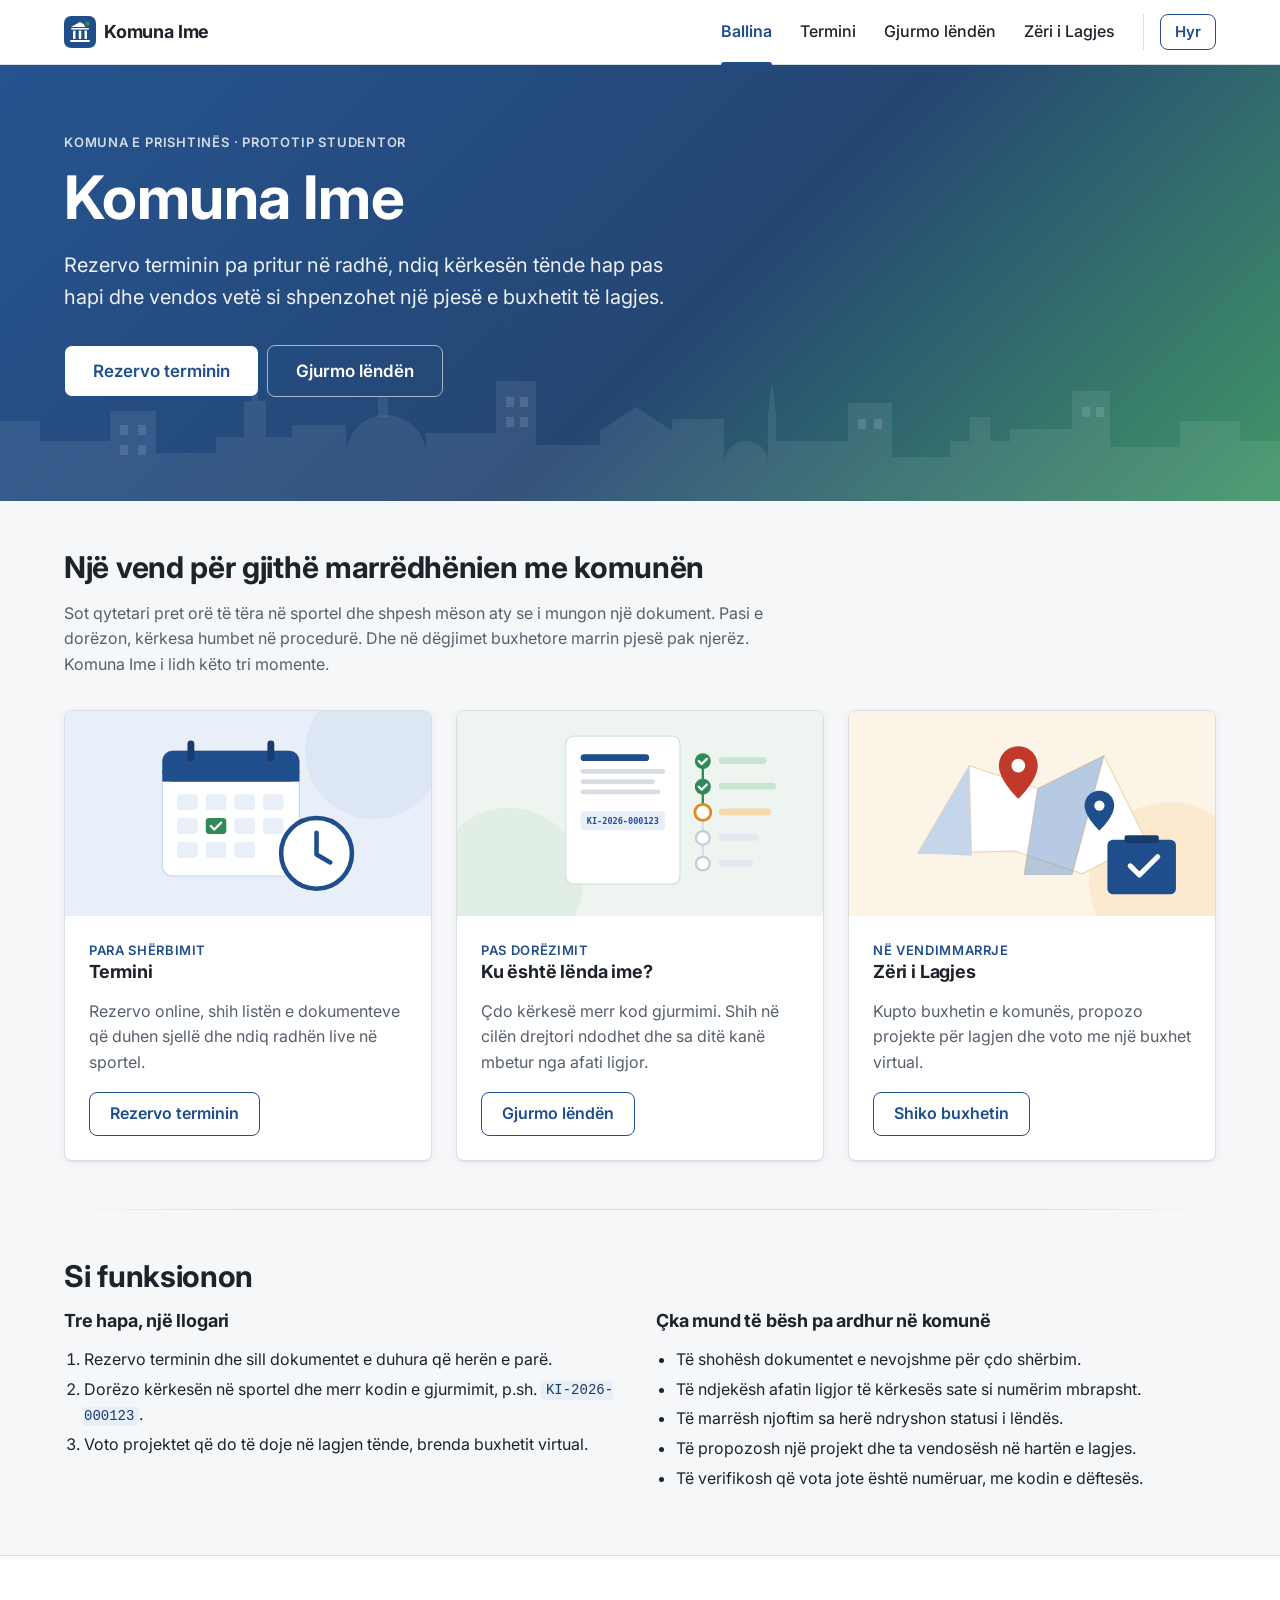
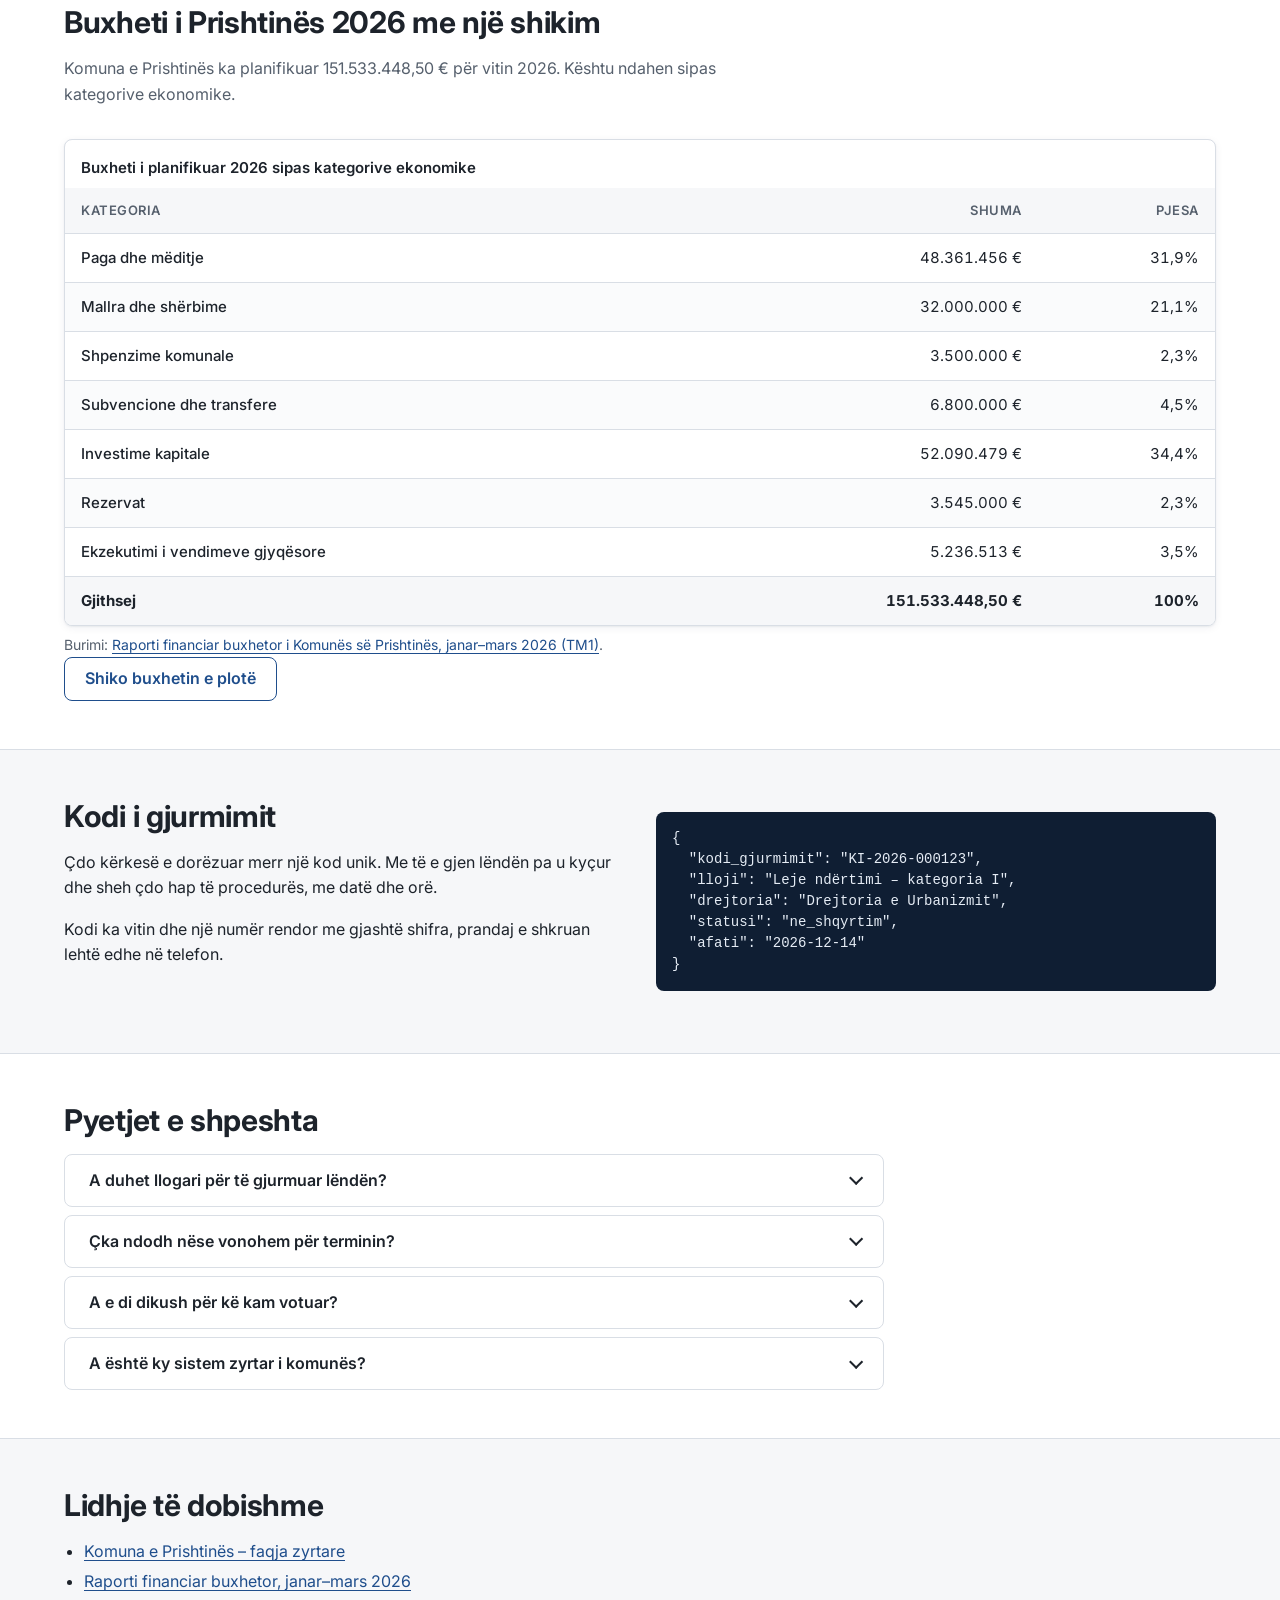
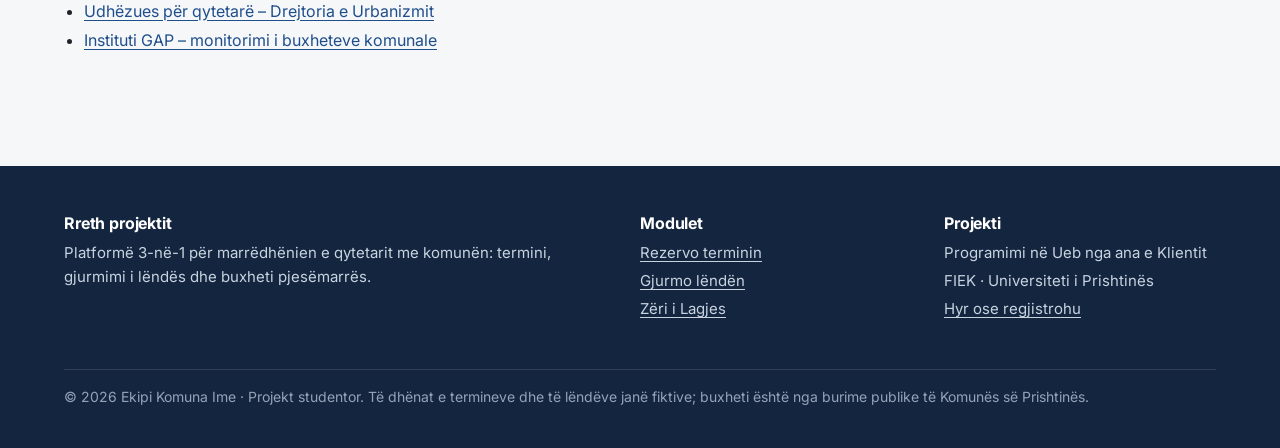
<file: index.html>
<!DOCTYPE html>
<html lang="sq">
<head>
  <meta charset="UTF-8">
  <meta name="viewport" content="width=device-width, initial-scale=1.0">
  <title>Ballina | Komuna Ime</title>
  <meta name="description" content="Komuna Ime: rezervo terminin në komunë, gjurmo lëndën me kod dhe voto projektet e lagjes me buxhet pjesëmarrës.">
  <meta name="author" content="Ekipi Komuna Ime – FIEK">
  <meta name="theme-color" content="#1f4e8c">
  <link rel="icon" href="img/favicon.svg" type="image/svg+xml">
  <link rel="preconnect" href="https://fonts.googleapis.com">
  <link rel="preconnect" href="https://fonts.gstatic.com" crossorigin>
  <link rel="stylesheet" href="https://fonts.googleapis.com/css2?family=Inter:wght@400;500;600;700&amp;display=swap">
  <link rel="stylesheet" href="css/style.css">
</head>
<body data-faqja="ballina">
  <a href="#main" class="skip-link">Kalo te përmbajtja</a>

  <header class="koka">
    <div class="kontejner koka__brenda">
      <a class="logo" href="index.html">
        <img src="img/logo.svg" alt="" width="32" height="32">
        <span>Komuna Ime</span>
      </a>
      <button class="menu-butoni" type="button" aria-expanded="false" aria-controls="menuja">
        <span class="menu-ikona" aria-hidden="true"></span>
        <span class="sr-only">Hap menynë</span>
      </button>
      <nav id="menuja" class="menuja" aria-label="Navigimi kryesor">
        <ul>
          <li><a href="index.html" aria-current="page">Ballina</a></li>
          <li><a href="termini.html">Termini</a></li>
          <li><a href="lenda.html">Gjurmo lëndën</a></li>
          <li><a href="buxheti.html">Zëri i Lagjes</a></li>
          <li data-shfaq-per="zyrtar drejtues" hidden><a href="paneli-zyrtarit.html">Paneli</a></li>
        </ul>
        <div id="llogaria" class="llogaria">
          <a class="butoni butoni--dyte butoni--vogel" href="hyrja.html">Hyr</a>
        </div>
      </nav>
    </div>
  </header>

  <main id="main">
    <section class="hero" aria-labelledby="titulli">
      <div class="kontejner">
        <span class="mbikalimi">Komuna e Prishtinës · prototip studentor</span>
        <h1 id="titulli">Komuna Ime</h1>
        <p class="hero__nentitulli">Rezervo terminin pa pritur në radhë, ndiq kërkesën tënde hap pas hapi dhe vendos vetë si shpenzohet një pjesë e buxhetit të lagjes.</p>
        <div class="hero__veprimet">
          <a class="butoni butoni--madh" href="termini.html">Rezervo terminin</a>
          <a class="butoni butoni--dyte butoni--madh" href="lenda.html">Gjurmo lëndën</a>
        </div>
      </div>
    </section>

    <section class="seksion" aria-labelledby="pse">
      <div class="kontejner">
        <div class="seksion__koka">
          <h2 id="pse">Një vend për gjithë marrëdhënien me komunën</h2>
          <p>Sot qytetari pret orë të tëra në sportel dhe shpesh mëson aty se i mungon një dokument. Pasi e dorëzon, kërkesa humbet në procedurë. Dhe në dëgjimet buxhetore marrin pjesë pak njerëz. Komuna Ime i lidh këto tri momente.</p>
        </div>
        <div class="grid-kartash">
          <article class="karta karta-moduli">
            <img src="img/termini.svg" alt="Kalendar me një ditë të rezervuar dhe një orë" width="640" height="360">
            <div class="karta-moduli__trupi">
              <span class="karta-moduli__momenti">Para shërbimit</span>
              <h3>Termini</h3>
              <p>Rezervo online, shih listën e dokumenteve që duhen sjellë dhe ndiq radhën live në sportel.</p>
              <a class="butoni butoni--dyte" href="termini.html">Rezervo terminin</a>
            </div>
          </article>
          <article class="karta karta-moduli">
            <img src="img/lenda.svg" alt="Dokument me kodin e gjurmimit dhe hapat e procedurës" width="640" height="360">
            <div class="karta-moduli__trupi">
              <span class="karta-moduli__momenti">Pas dorëzimit</span>
              <h3>Ku është lënda ime?</h3>
              <p>Çdo kërkesë merr kod gjurmimi. Shih në cilën drejtori ndodhet dhe sa ditë kanë mbetur nga afati ligjor.</p>
              <a class="butoni butoni--dyte" href="lenda.html">Gjurmo lëndën</a>
            </div>
          </article>
          <article class="karta karta-moduli">
            <img src="img/zeri.svg" alt="Hartë e lagjeve me dy pika dhe një kuti votimi" width="640" height="360">
            <div class="karta-moduli__trupi">
              <span class="karta-moduli__momenti">Në vendimmarrje</span>
              <h3>Zëri i Lagjes</h3>
              <p>Kupto buxhetin e komunës, propozo projekte për lagjen dhe voto me një buxhet virtual.</p>
              <a class="butoni butoni--dyte" href="buxheti.html">Shiko buxhetin</a>
            </div>
          </article>
        </div>
      </div>
    </section>

    <div class="kontejner"><hr></div>

    <section class="seksion" aria-labelledby="si-funksionon">
      <div class="kontejner">
        <h2 id="si-funksionon">Si funksionon</h2>
        <div class="dy-kolona">
          <div>
            <h3>Tre hapa, një llogari</h3>
            <ol>
              <li>Rezervo terminin dhe sill dokumentet e duhura që herën e parë.</li>
              <li>Dorëzo kërkesën në sportel dhe merr kodin e gjurmimit, p.sh. <code>KI-2026-000123</code>.</li>
              <li>Voto projektet që do të doje në lagjen tënde, brenda buxhetit virtual.</li>
            </ol>
          </div>
          <div>
            <h3>Çka mund të bësh pa ardhur në komunë</h3>
            <ul>
              <li>Të shohësh dokumentet e nevojshme për çdo shërbim.</li>
              <li>Të ndjekësh afatin ligjor të kërkesës sate si numërim mbrapsht.</li>
              <li>Të marrësh njoftim sa herë ndryshon statusi i lëndës.</li>
              <li>Të propozosh një projekt dhe ta vendosësh në hartën e lagjes.</li>
              <li>Të verifikosh që vota jote është numëruar, me kodin e dëftesës.</li>
            </ul>
          </div>
        </div>
      </div>
    </section>

    <section class="seksion seksion--i-bardhe" aria-labelledby="buxheti-shkurt">
      <div class="kontejner">
        <div class="seksion__koka">
          <h2 id="buxheti-shkurt">Buxheti i Prishtinës 2026 me një shikim</h2>
          <p>Komuna e Prishtinës ka planifikuar 151.533.448,50 € për vitin 2026. Kështu ndahen sipas kategorive ekonomike.</p>
        </div>
        <div class="tabela-mbajtesi">
          <table>
            <caption>Buxheti i planifikuar 2026 sipas kategorive ekonomike</caption>
            <thead>
              <tr>
                <th scope="col">Kategoria</th>
                <th scope="col" class="numer">Shuma</th>
                <th scope="col" class="numer">Pjesa</th>
              </tr>
            </thead>
            <tbody>
              <tr>
                <th scope="row">Paga dhe mëditje</th>
                <td class="numer">48.361.456 €</td>
                <td class="numer">31,9%</td>
              </tr>
              <tr>
                <th scope="row">Mallra dhe shërbime</th>
                <td class="numer">32.000.000 €</td>
                <td class="numer">21,1%</td>
              </tr>
              <tr>
                <th scope="row">Shpenzime komunale</th>
                <td class="numer">3.500.000 €</td>
                <td class="numer">2,3%</td>
              </tr>
              <tr>
                <th scope="row">Subvencione dhe transfere</th>
                <td class="numer">6.800.000 €</td>
                <td class="numer">4,5%</td>
              </tr>
              <tr>
                <th scope="row">Investime kapitale</th>
                <td class="numer">52.090.479 €</td>
                <td class="numer">34,4%</td>
              </tr>
              <tr>
                <th scope="row">Rezervat</th>
                <td class="numer">3.545.000 €</td>
                <td class="numer">2,3%</td>
              </tr>
              <tr>
                <th scope="row">Ekzekutimi i vendimeve gjyqësore</th>
                <td class="numer">5.236.513 €</td>
                <td class="numer">3,5%</td>
              </tr>
            </tbody>
            <tfoot>
              <tr>
                <th scope="row">Gjithsej</th>
                <td class="numer">151.533.448,50 €</td>
                <td class="numer">100%</td>
              </tr>
            </tfoot>
          </table>
        </div>
        <p class="fusha__ndihme">Burimi: <a href="https://prishtina.rks-gov.net/wp-content/uploads/2026/04/1.Raporti-financiar-buxhetor-i-Komunes-se-Prishtines-janar-mars-2026-TM-1-L.pdf" target="_blank" rel="noopener">Raporti financiar buxhetor i Komunës së Prishtinës, janar–mars 2026 (TM1)</a>.</p>
        <a class="butoni butoni--dyte" href="buxheti.html">Shiko buxhetin e plotë</a>
      </div>
    </section>

    <section class="seksion" aria-labelledby="kodi">
      <div class="kontejner dy-kolona">
        <div>
          <h2 id="kodi">Kodi i gjurmimit</h2>
          <p>Çdo kërkesë e dorëzuar merr një kod unik. Me të e gjen lëndën pa u kyçur dhe sheh çdo hap të procedurës, me datë dhe orë.</p>
          <p>Kodi ka vitin dhe një numër rendor me gjashtë shifra, prandaj e shkruan lehtë edhe në telefon.</p>
        </div>
        <pre><code>{
  "kodi_gjurmimit": "KI-2026-000123",
  "lloji": "Leje ndërtimi – kategoria I",
  "drejtoria": "Drejtoria e Urbanizmit",
  "statusi": "ne_shqyrtim",
  "afati": "2026-12-14"
}</code></pre>
      </div>
    </section>

    <section class="seksion seksion--i-bardhe" aria-labelledby="pyetjet">
      <div class="kontejner">
        <h2 id="pyetjet">Pyetjet e shpeshta</h2>
        <div class="pyetjet">
          <div class="pyetja">
            <h3><button type="button" class="pyetja__butoni" aria-expanded="false" aria-controls="pergjigja-1">A duhet llogari për të gjurmuar lëndën?</button></h3>
            <div id="pergjigja-1" class="pyetja__pergjigja"><p>Jo. Mjafton kodi i gjurmimit që e merr kur dorëzon kërkesën. Me llogari merr edhe njoftime kur ndryshon statusi.</p></div>
          </div>
          <div class="pyetja">
            <h3><button type="button" class="pyetja__butoni" aria-expanded="false" aria-controls="pergjigja-2">Çka ndodh nëse vonohem për terminin?</button></h3>
            <div id="pergjigja-2" class="pyetja__pergjigja"><p>Termini mbahet 10 minuta. Pas kësaj lirohet për qytetarin e radhës dhe mund të rezervosh një orë tjetër.</p></div>
          </div>
          <div class="pyetja">
            <h3><button type="button" class="pyetja__butoni" aria-expanded="false" aria-controls="pergjigja-3">A e di dikush për kë kam votuar?</button></h3>
            <div id="pergjigja-3" class="pyetja__pergjigja"><p>Jo. Sistemi ruan veç që ke votuar, si hash. Vota ruhet më vete, pa lidhje me identitetin tënd, dhe ti e verifikon me kodin e dëftesës.</p></div>
          </div>
          <div class="pyetja">
            <h3><button type="button" class="pyetja__butoni" aria-expanded="false" aria-controls="pergjigja-4">A është ky sistem zyrtar i komunës?</button></h3>
            <div id="pergjigja-4" class="pyetja__pergjigja"><p>Jo. Komuna Ime është projekt studentor në FIEK. Buxheti merret nga raportet publike, ndërsa terminet, lëndët dhe votat janë të dhëna demo që ruhen vetëm në browser-in tënd.</p></div>
          </div>
        </div>
      </div>
    </section>

    <section class="seksion" aria-labelledby="lidhjet">
      <div class="kontejner">
        <h2 id="lidhjet">Lidhje të dobishme</h2>
        <ul>
          <li><a href="https://prishtina.rks-gov.net" target="_blank" rel="noopener">Komuna e Prishtinës – faqja zyrtare</a></li>
          <li><a href="https://prishtina.rks-gov.net/wp-content/uploads/2026/04/1.Raporti-financiar-buxhetor-i-Komunes-se-Prishtines-janar-mars-2026-TM-1-L.pdf" target="_blank" rel="noopener">Raporti financiar buxhetor, janar–mars 2026</a></li>
          <li><a href="https://prishtinaonline.com/uploads/udhezues_per_qytetare.pdf" target="_blank" rel="noopener">Udhëzues për qytetarë – Drejtoria e Urbanizmit</a></li>
          <li><a href="https://www.institutigap.org" target="_blank" rel="noopener">Instituti GAP – monitorimi i buxheteve komunale</a></li>
        </ul>
      </div>
    </section>
  </main>

  <footer class="kemba">
    <div class="kontejner">
      <div class="kemba__grid">
        <section aria-labelledby="kemba-rreth">
          <h2 id="kemba-rreth">Rreth projektit</h2>
          <p>Platformë 3-në-1 për marrëdhënien e qytetarit me komunën: termini, gjurmimi i lëndës dhe buxheti pjesëmarrës.</p>
        </section>
        <nav aria-labelledby="kemba-modulet">
          <h2 id="kemba-modulet">Modulet</h2>
          <ul>
            <li><a href="termini.html">Rezervo terminin</a></li>
            <li><a href="lenda.html">Gjurmo lëndën</a></li>
            <li><a href="buxheti.html">Zëri i Lagjes</a></li>
          </ul>
        </nav>
        <section aria-labelledby="kemba-projekti">
          <h2 id="kemba-projekti">Projekti</h2>
          <ul>
            <li>Programimi në Ueb nga ana e Klientit</li>
            <li>FIEK · Universiteti i Prishtinës</li>
            <li><a href="hyrja.html">Hyr ose regjistrohu</a></li>
          </ul>
        </section>
      </div>
      <p class="kemba__fundi">© <span data-viti>2026</span> Ekipi Komuna Ime · Projekt studentor. Të dhënat e termineve dhe të lëndëve janë fiktive; buxheti është nga burime publike të Komunës së Prishtinës.</p>
    </div>
  </footer>

  <script src="https://code.jquery.com/jquery-3.7.1.min.js" integrity="sha256-/JqT3SQfawRcv/BIHPThkBvs0OEvtFFmqPF/lYI/Cxo=" crossorigin="anonymous"></script>
  <script>window.jQuery || document.write('<script src="js/vendor/jquery-3.7.1.min.js"><\/script>');</script>
  <script src="js/storage.js"></script>
  <script src="js/ui.js"></script>
</body>
</html>
</file>
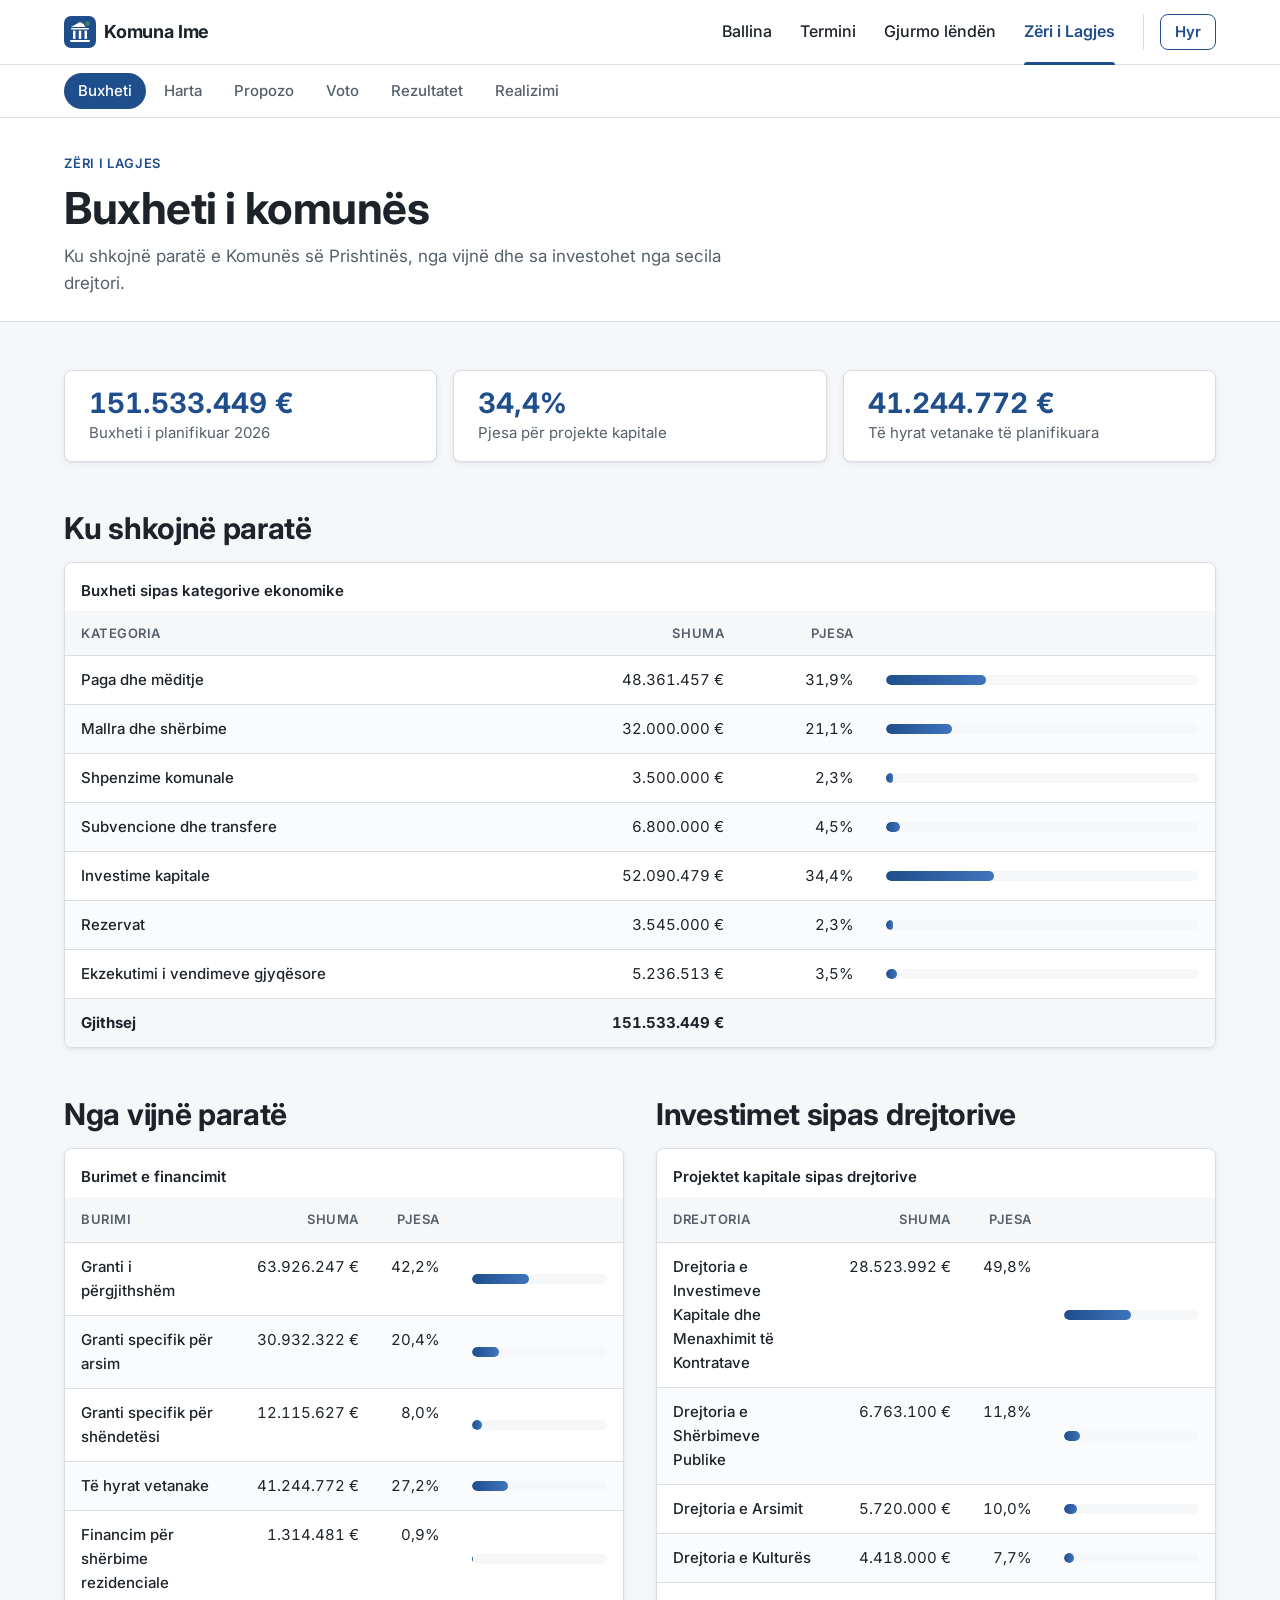
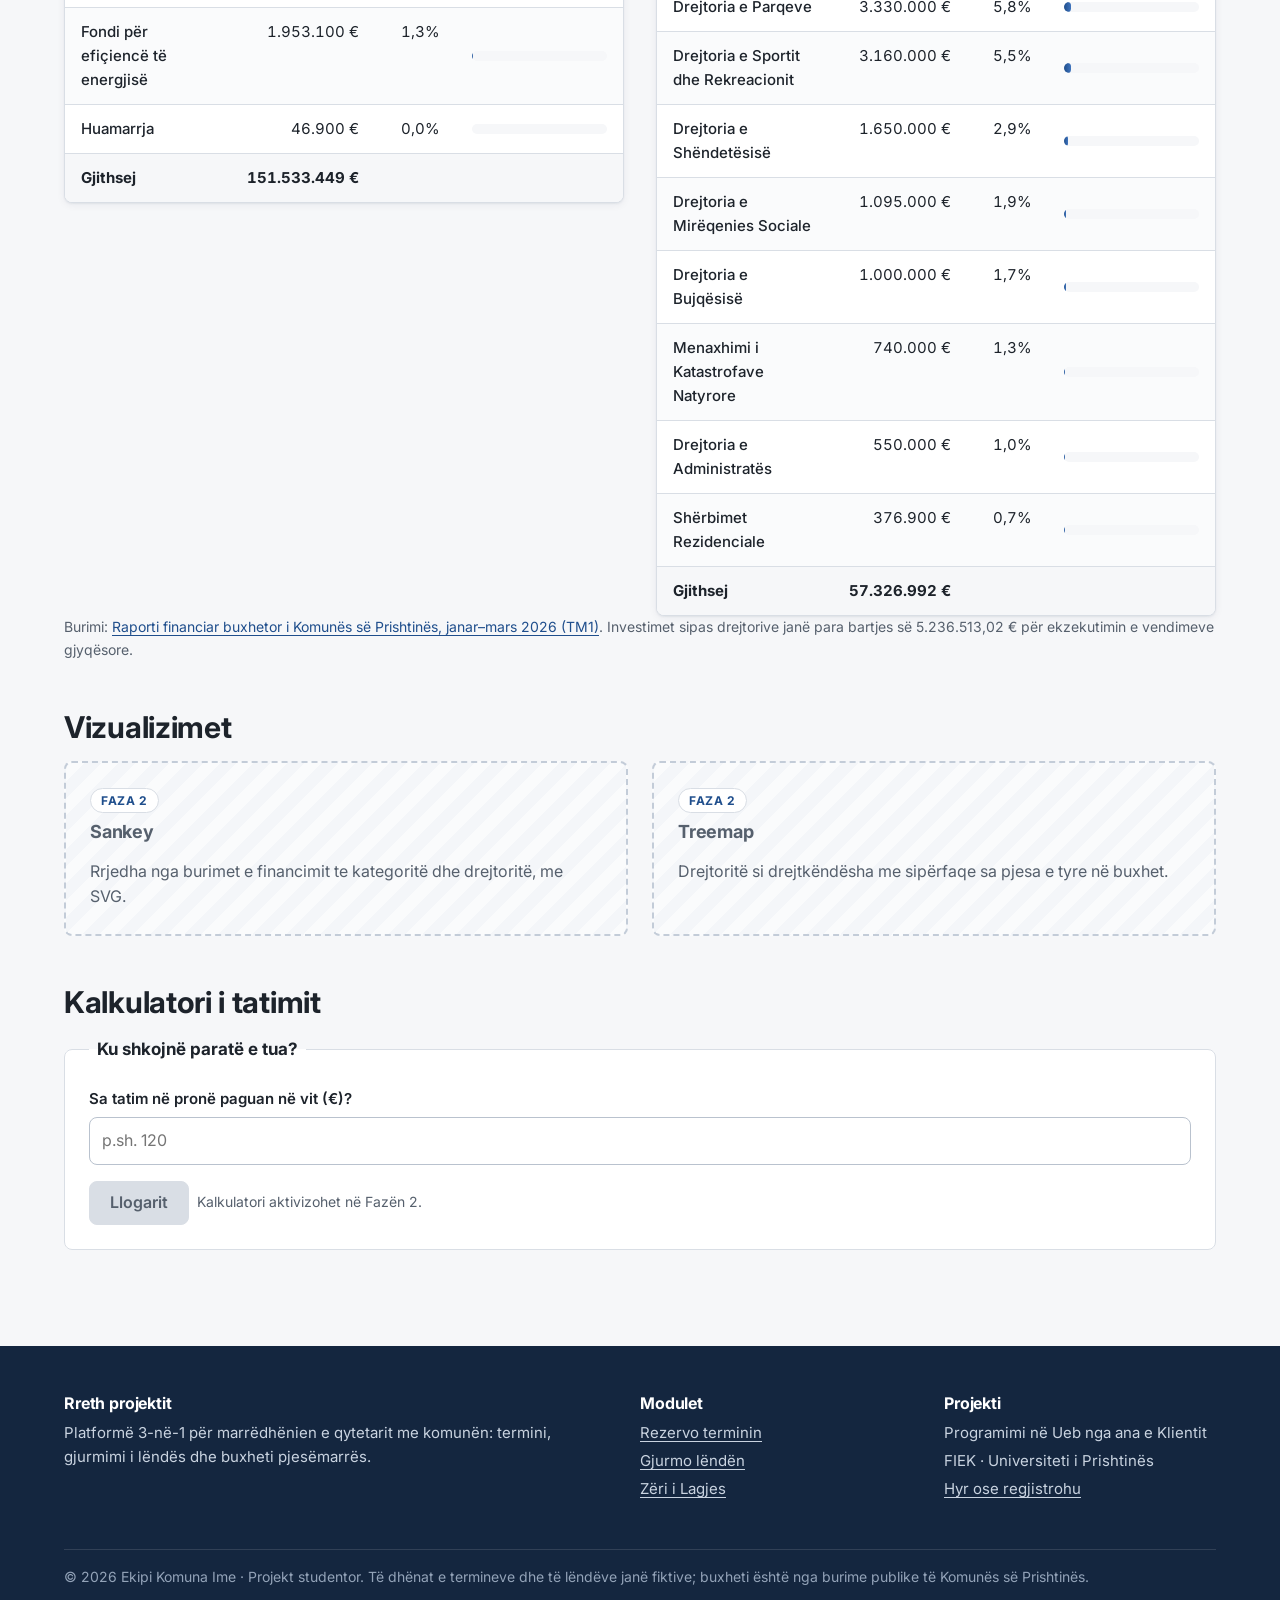
<file: buxheti.html>
<!DOCTYPE html>
<html lang="sq">
<head>
  <meta charset="UTF-8">
  <meta name="viewport" content="width=device-width, initial-scale=1.0">
  <title>Buxheti i komunës | Komuna Ime</title>
  <meta name="description" content="Buxheti 2026 i Komunës së Prishtinës i shpjeguar: kategoritë ekonomike, burimet e financimit dhe investimet sipas drejtorive.">
  <meta name="author" content="Ekipi Komuna Ime – FIEK">
  <meta name="theme-color" content="#1f4e8c">
  <link rel="icon" href="img/favicon.svg" type="image/svg+xml">
  <link rel="preconnect" href="https://fonts.googleapis.com">
  <link rel="preconnect" href="https://fonts.gstatic.com" crossorigin>
  <link rel="stylesheet" href="https://fonts.googleapis.com/css2?family=Inter:wght@400;500;600;700&amp;display=swap">
  <link rel="stylesheet" href="css/style.css">
</head>
<body data-faqja="buxheti">
  <a href="#main" class="skip-link">Kalo te përmbajtja</a>

  <header class="koka">
    <div class="kontejner koka__brenda">
      <a class="logo" href="index.html">
        <img src="img/logo.svg" alt="" width="32" height="32">
        <span>Komuna Ime</span>
      </a>
      <button class="menu-butoni" type="button" aria-expanded="false" aria-controls="menuja">
        <span class="menu-ikona" aria-hidden="true"></span>
        <span class="sr-only">Hap menynë</span>
      </button>
      <nav id="menuja" class="menuja" aria-label="Navigimi kryesor">
        <ul>
          <li><a href="index.html">Ballina</a></li>
          <li><a href="termini.html">Termini</a></li>
          <li><a href="lenda.html">Gjurmo lëndën</a></li>
          <li><a href="buxheti.html" aria-current="page">Zëri i Lagjes</a></li>
          <li data-shfaq-per="zyrtar drejtues" hidden><a href="paneli-zyrtarit.html">Paneli</a></li>
        </ul>
        <div id="llogaria" class="llogaria">
          <a class="butoni butoni--dyte butoni--vogel" href="hyrja.html">Hyr</a>
        </div>
      </nav>
    </div>
  </header>

  <nav class="nen-navigimi" aria-label="Moduli Zëri i Lagjes">
    <div class="kontejner">
      <ul>
        <li><a href="buxheti.html" aria-current="page">Buxheti</a></li>
        <li><a href="harta.html">Harta</a></li>
        <li><a href="propozo.html">Propozo</a></li>
        <li><a href="voto.html">Voto</a></li>
        <li><a href="rezultatet.html">Rezultatet</a></li>
        <li><a href="realizimi.html">Realizimi</a></li>
      </ul>
    </div>
  </nav>

  <main id="main">
    <div class="faqja-koka">
      <div class="kontejner">
        <span class="mbikalimi">Zëri i Lagjes</span>
        <h1 id="titulli-faqes">Buxheti i komunës</h1>
        <p>Ku shkojnë paratë e Komunës së Prishtinës, nga vijnë dhe sa investohet nga secila drejtori.</p>
      </div>
    </div>

    <div class="kontejner seksion">
      <section aria-labelledby="buxheti-shifrat">
        <h2 id="buxheti-shifrat" class="sr-only">Shifrat kryesore</h2>
        <div class="treguesit">
          <div class="treguesi">
            <span class="treguesi__vlera" data-buxheti="totali">—</span>
            <span class="treguesi__emri">Buxheti i planifikuar <span data-buxheti="viti">2026</span></span>
          </div>
          <div class="treguesi">
            <span class="treguesi__vlera" data-buxheti="kapitale">—</span>
            <span class="treguesi__emri">Pjesa për projekte kapitale</span>
          </div>
          <div class="treguesi">
            <span class="treguesi__vlera" data-buxheti="vetanake">—</span>
            <span class="treguesi__emri">Të hyrat vetanake të planifikuara</span>
          </div>
        </div>
      </section>

      <section class="seksion" aria-labelledby="sipas-kategorive">
        <h2 id="sipas-kategorive">Ku shkojnë paratë</h2>
        <div class="tabela-mbajtesi">
          <table>
            <caption>Buxheti sipas kategorive ekonomike</caption>
            <thead>
              <tr>
                <th scope="col">Kategoria</th>
                <th scope="col" class="numer">Shuma</th>
                <th scope="col" class="numer">Pjesa</th>
                <th scope="col"><span class="sr-only">Grafiku</span></th>
              </tr>
            </thead>
            <tbody data-tabela="kategorite">
              <tr><td colspan="4" class="bosh">Po ngarkohet…</td></tr>
            </tbody>
            <tfoot>
              <tr>
                <th scope="row">Gjithsej</th>
                <td class="numer" data-totali>—</td>
                <td></td>
                <td></td>
              </tr>
            </tfoot>
          </table>
        </div>
      </section>

      <div class="dy-kolona">
        <section aria-labelledby="burimet">
          <h2 id="burimet">Nga vijnë paratë</h2>
          <div class="tabela-mbajtesi">
          <table>
            <caption>Burimet e financimit</caption>
            <thead>
              <tr>
                <th scope="col">Burimi</th>
                <th scope="col" class="numer">Shuma</th>
                <th scope="col" class="numer">Pjesa</th>
                <th scope="col"><span class="sr-only">Grafiku</span></th>
              </tr>
            </thead>
            <tbody data-tabela="burimet">
              <tr><td colspan="4" class="bosh">Po ngarkohet…</td></tr>
            </tbody>
            <tfoot>
              <tr>
                <th scope="row">Gjithsej</th>
                <td class="numer" data-totali>—</td>
                <td></td>
                <td></td>
              </tr>
            </tfoot>
          </table>
        </div>
        </section>
        <section aria-labelledby="drejtorite">
          <h2 id="drejtorite">Investimet sipas drejtorive</h2>
          <div class="tabela-mbajtesi">
          <table>
            <caption>Projektet kapitale sipas drejtorive</caption>
            <thead>
              <tr>
                <th scope="col">Drejtoria</th>
                <th scope="col" class="numer">Shuma</th>
                <th scope="col" class="numer">Pjesa</th>
                <th scope="col"><span class="sr-only">Grafiku</span></th>
              </tr>
            </thead>
            <tbody data-tabela="drejtorite">
              <tr><td colspan="4" class="bosh">Po ngarkohet…</td></tr>
            </tbody>
            <tfoot>
              <tr>
                <th scope="row">Gjithsej</th>
                <td class="numer" data-totali>—</td>
                <td></td>
                <td></td>
              </tr>
            </tfoot>
          </table>
        </div>
        </section>
      </div>

      <p class="fusha__ndihme">Burimi: <a href="https://prishtina.rks-gov.net/wp-content/uploads/2026/04/1.Raporti-financiar-buxhetor-i-Komunes-se-Prishtines-janar-mars-2026-TM-1-L.pdf" target="_blank" rel="noopener">Raporti financiar buxhetor i Komunës së Prishtinës, janar–mars 2026 (TM1)</a>. Investimet sipas drejtorive janë para bartjes së 5.236.513,02 € për ekzekutimin e vendimeve gjyqësore.</p>

      <section class="seksion" aria-labelledby="vizualizimet">
        <h2 id="vizualizimet">Vizualizimet</h2>
        <div class="grid-kartash">
          <div class="ne-ndertim">
          <span class="ne-ndertim__faza">Faza 2</span>
          <h3>Sankey</h3>
          <p>Rrjedha nga burimet e financimit te kategoritë dhe drejtoritë, me SVG.</p>
        </div>
          <div class="ne-ndertim">
          <span class="ne-ndertim__faza">Faza 2</span>
          <h3>Treemap</h3>
          <p>Drejtoritë si drejtkëndësha me sipërfaqe sa pjesa e tyre në buxhet.</p>
        </div>
        </div>
      </section>

      <section aria-labelledby="kalkulatori">
        <h2 id="kalkulatori">Kalkulatori i tatimit</h2>
        <form id="forma-kalkulatori" class="forma" action="#" method="get">
          <fieldset>
            <legend>Ku shkojnë paratë e tua?</legend>
            <div class="rreshti-fushash">
              <div class="fusha">
                <label for="kalkulatori-shuma">Sa tatim në pronë paguan në vit (€)?</label>
                <input type="number" id="kalkulatori-shuma" name="shuma" min="1" step="1" inputmode="decimal" placeholder="p.sh. 120" required>
              </div>
            </div>
            <div class="veprimet-e-formes">
              <button type="submit" class="butoni" disabled>Llogarit</button>
              <span class="fusha__ndihme">Kalkulatori aktivizohet në Fazën 2.</span>
            </div>
          </fieldset>
        </form>
      </section>
    </div>
  </main>

  <footer class="kemba">
    <div class="kontejner">
      <div class="kemba__grid">
        <section aria-labelledby="kemba-rreth">
          <h2 id="kemba-rreth">Rreth projektit</h2>
          <p>Platformë 3-në-1 për marrëdhënien e qytetarit me komunën: termini, gjurmimi i lëndës dhe buxheti pjesëmarrës.</p>
        </section>
        <nav aria-labelledby="kemba-modulet">
          <h2 id="kemba-modulet">Modulet</h2>
          <ul>
            <li><a href="termini.html">Rezervo terminin</a></li>
            <li><a href="lenda.html">Gjurmo lëndën</a></li>
            <li><a href="buxheti.html">Zëri i Lagjes</a></li>
          </ul>
        </nav>
        <section aria-labelledby="kemba-projekti">
          <h2 id="kemba-projekti">Projekti</h2>
          <ul>
            <li>Programimi në Ueb nga ana e Klientit</li>
            <li>FIEK · Universiteti i Prishtinës</li>
            <li><a href="hyrja.html">Hyr ose regjistrohu</a></li>
          </ul>
        </section>
      </div>
      <p class="kemba__fundi">© <span data-viti>2026</span> Ekipi Komuna Ime · Projekt studentor. Të dhënat e termineve dhe të lëndëve janë fiktive; buxheti është nga burime publike të Komunës së Prishtinës.</p>
    </div>
  </footer>

  <script src="https://code.jquery.com/jquery-3.7.1.min.js" integrity="sha256-/JqT3SQfawRcv/BIHPThkBvs0OEvtFFmqPF/lYI/Cxo=" crossorigin="anonymous"></script>
  <script>window.jQuery || document.write('<script src="js/vendor/jquery-3.7.1.min.js"><\/script>');</script>
  <script src="js/storage.js"></script>
  <script src="js/forma.js"></script>
  <script src="js/ui.js"></script>
  <script src="js/zeri.js"></script>
</body>
</html>
</file>
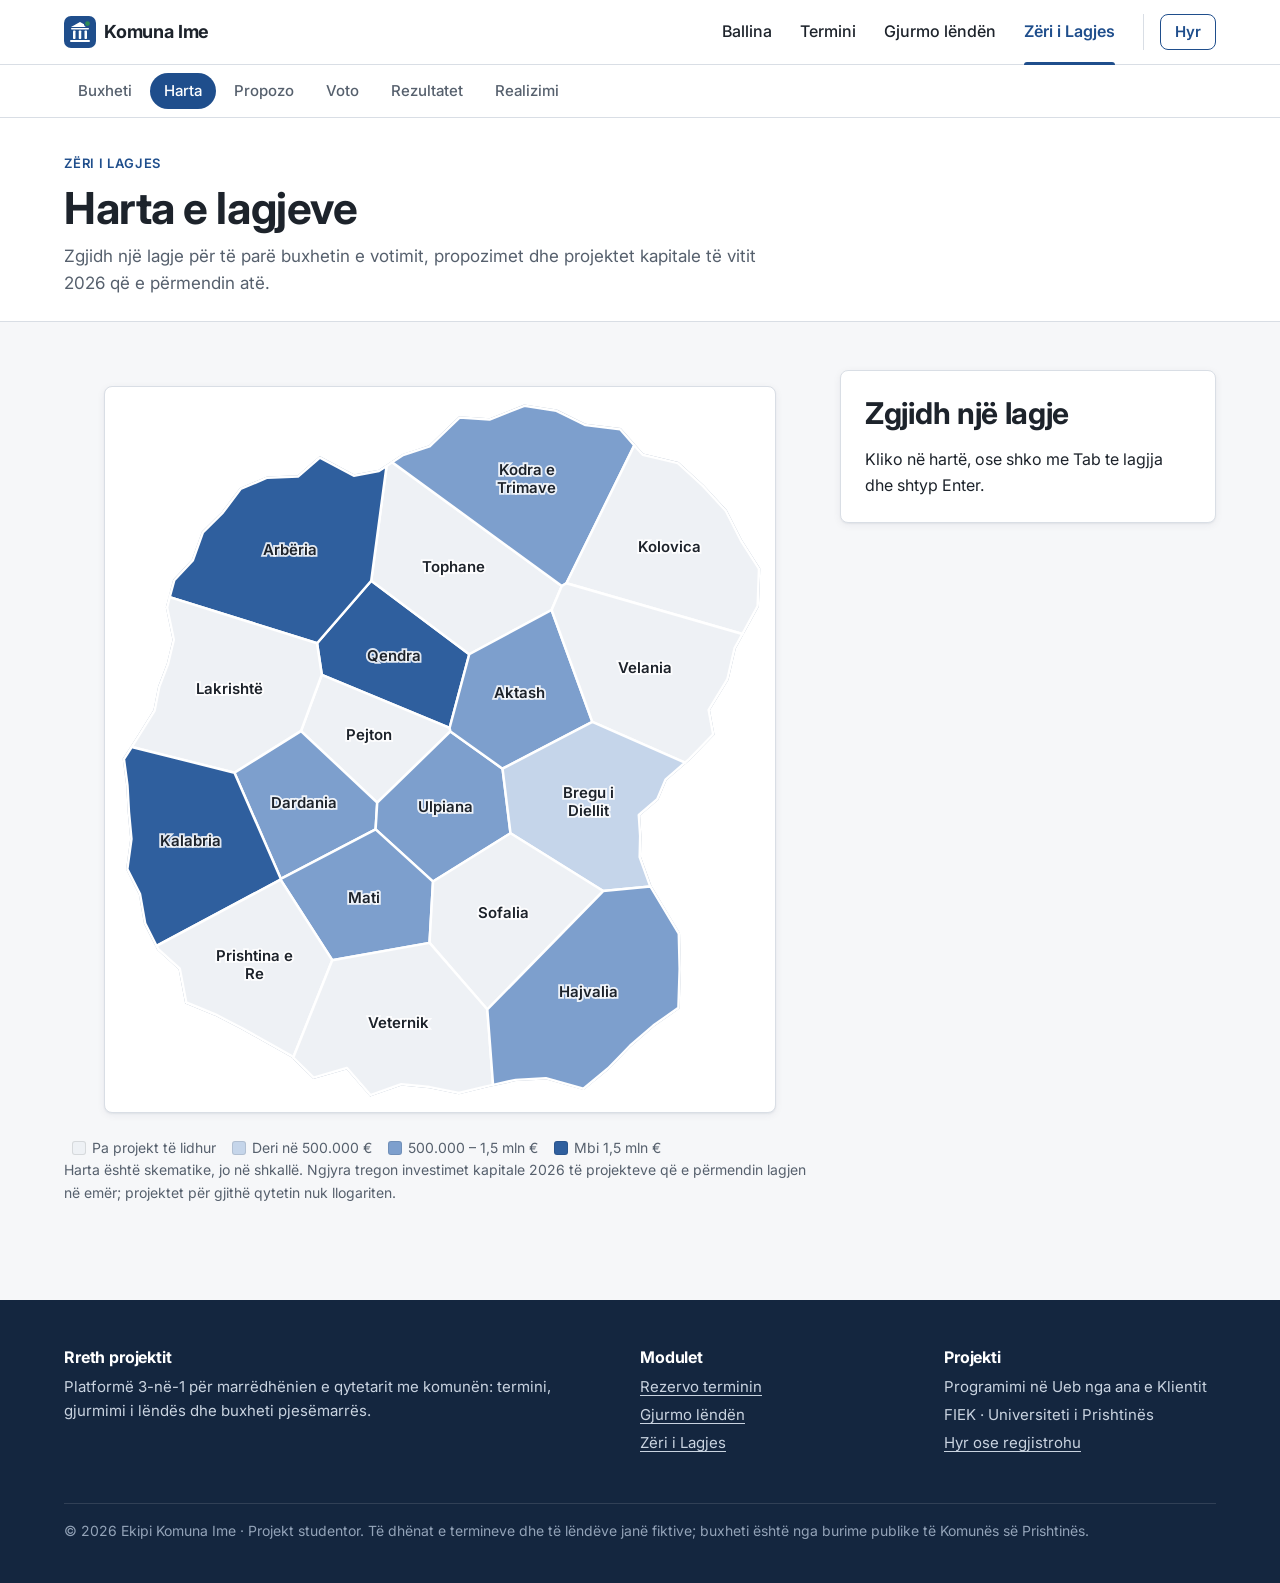
<file: harta.html>
<!DOCTYPE html>
<html lang="sq">
<head>
  <meta charset="UTF-8">
  <meta name="viewport" content="width=device-width, initial-scale=1.0">
  <title>Harta e lagjeve | Komuna Ime</title>
  <meta name="description" content="Harta e lagjeve të Prishtinës me buxhetin e votimit, propozimet e qytetarëve dhe projektet kapitale të vitit 2026.">
  <meta name="author" content="Ekipi Komuna Ime – FIEK">
  <meta name="theme-color" content="#1f4e8c">
  <link rel="icon" href="img/favicon.svg" type="image/svg+xml">
  <link rel="preconnect" href="https://fonts.googleapis.com">
  <link rel="preconnect" href="https://fonts.gstatic.com" crossorigin>
  <link rel="stylesheet" href="https://fonts.googleapis.com/css2?family=Inter:wght@400;500;600;700&amp;display=swap">
  <link rel="stylesheet" href="css/style.css">
</head>
<body data-faqja="harta">
  <a href="#main" class="skip-link">Kalo te përmbajtja</a>

  <header class="koka">
    <div class="kontejner koka__brenda">
      <a class="logo" href="index.html">
        <img src="img/logo.svg" alt="" width="32" height="32">
        <span>Komuna Ime</span>
      </a>
      <button class="menu-butoni" type="button" aria-expanded="false" aria-controls="menuja">
        <span class="menu-ikona" aria-hidden="true"></span>
        <span class="sr-only">Hap menynë</span>
      </button>
      <nav id="menuja" class="menuja" aria-label="Navigimi kryesor">
        <ul>
          <li><a href="index.html">Ballina</a></li>
          <li><a href="termini.html">Termini</a></li>
          <li><a href="lenda.html">Gjurmo lëndën</a></li>
          <li><a href="buxheti.html" aria-current="true">Zëri i Lagjes</a></li>
          <li data-shfaq-per="zyrtar drejtues" hidden><a href="paneli-zyrtarit.html">Paneli</a></li>
        </ul>
        <div id="llogaria" class="llogaria">
          <a class="butoni butoni--dyte butoni--vogel" href="hyrja.html">Hyr</a>
        </div>
      </nav>
    </div>
  </header>

  <nav class="nen-navigimi" aria-label="Moduli Zëri i Lagjes">
    <div class="kontejner">
      <ul>
        <li><a href="buxheti.html">Buxheti</a></li>
        <li><a href="harta.html" aria-current="page">Harta</a></li>
        <li><a href="propozo.html">Propozo</a></li>
        <li><a href="voto.html">Voto</a></li>
        <li><a href="rezultatet.html">Rezultatet</a></li>
        <li><a href="realizimi.html">Realizimi</a></li>
      </ul>
    </div>
  </nav>

  <main id="main">
    <div class="faqja-koka">
      <div class="kontejner">
        <span class="mbikalimi">Zëri i Lagjes</span>
        <h1 id="titulli-faqes">Harta e lagjeve</h1>
        <p>Zgjidh një lagje për të parë buxhetin e votimit, propozimet dhe projektet kapitale të vitit 2026 që e përmendin atë.</p>
      </div>
    </div>

    <div class="kontejner seksion">
      <div class="harta-faqja">
        <div>
          <figure class="harta-mbajtesi">
            <svg id="harta-svg" class="harta" role="group" aria-label="Harta e lagjeve të Prishtinës. Zgjidh një lagje me klikim, ose me Tab dhe Enter."></svg>
            <figcaption class="sr-only">Harta skematike e lagjeve, me ngjyrë sipas investimeve kapitale 2026.</figcaption>
          </figure>
          <p class="sr-only">Legjenda e ngjyrave, investimet kapitale 2026:</p>
          <ul id="legjenda" class="legjenda"></ul>
          <p class="fusha__ndihme">Harta është skematike, jo në shkallë. Ngjyra tregon investimet kapitale 2026 të projekteve që e përmendin lagjen në emër; projektet për gjithë qytetin nuk llogariten.</p>
        </div>

        <aside aria-label="Të dhënat e lagjes">
          <div id="info-udhezimi" class="karta">
            <h2>Zgjidh një lagje</h2>
            <p>Kliko në hartë, ose shko me Tab te lagjja dhe shtyp Enter.</p>
          </div>
          <div id="info-lagja" class="karta info-lagja" hidden aria-live="polite">
            <h2 data-fusha="emri">—</h2>
            <dl class="te-dhenat">
              <dt>Banorë (vlerësim)</dt>
              <dd data-fusha="popullsia">—</dd>
              <dt>Buxheti për votim</dt>
              <dd data-fusha="buxheti">—</dd>
              <dt>Propozime në votim</dt>
              <dd data-fusha="propozimet">—</dd>
              <dt>Investime kapitale 2026</dt>
              <dd data-fusha="investimet">—</dd>
            </dl>
            <h3>Projektet kapitale 2026</h3>
            <ul class="lista-projekteve-kapitale" data-fusha="projektet"></ul>
            <a class="butoni butoni--plot" data-fusha="voto" href="voto.html">Voto për këtë lagje</a>
          </div>
        </aside>
      </div>
    </div>
  </main>

  <footer class="kemba">
    <div class="kontejner">
      <div class="kemba__grid">
        <section aria-labelledby="kemba-rreth">
          <h2 id="kemba-rreth">Rreth projektit</h2>
          <p>Platformë 3-në-1 për marrëdhënien e qytetarit me komunën: termini, gjurmimi i lëndës dhe buxheti pjesëmarrës.</p>
        </section>
        <nav aria-labelledby="kemba-modulet">
          <h2 id="kemba-modulet">Modulet</h2>
          <ul>
            <li><a href="termini.html">Rezervo terminin</a></li>
            <li><a href="lenda.html">Gjurmo lëndën</a></li>
            <li><a href="buxheti.html">Zëri i Lagjes</a></li>
          </ul>
        </nav>
        <section aria-labelledby="kemba-projekti">
          <h2 id="kemba-projekti">Projekti</h2>
          <ul>
            <li>Programimi në Ueb nga ana e Klientit</li>
            <li>FIEK · Universiteti i Prishtinës</li>
            <li><a href="hyrja.html">Hyr ose regjistrohu</a></li>
          </ul>
        </section>
      </div>
      <p class="kemba__fundi">© <span data-viti>2026</span> Ekipi Komuna Ime · Projekt studentor. Të dhënat e termineve dhe të lëndëve janë fiktive; buxheti është nga burime publike të Komunës së Prishtinës.</p>
    </div>
  </footer>

  <script src="https://code.jquery.com/jquery-3.7.1.min.js" integrity="sha256-/JqT3SQfawRcv/BIHPThkBvs0OEvtFFmqPF/lYI/Cxo=" crossorigin="anonymous"></script>
  <script>window.jQuery || document.write('<script src="js/vendor/jquery-3.7.1.min.js"><\/script>');</script>
  <script src="js/storage.js"></script>
  <script src="js/ui.js"></script>
  <script src="js/harta.js"></script>
</body>
</html>
</file>
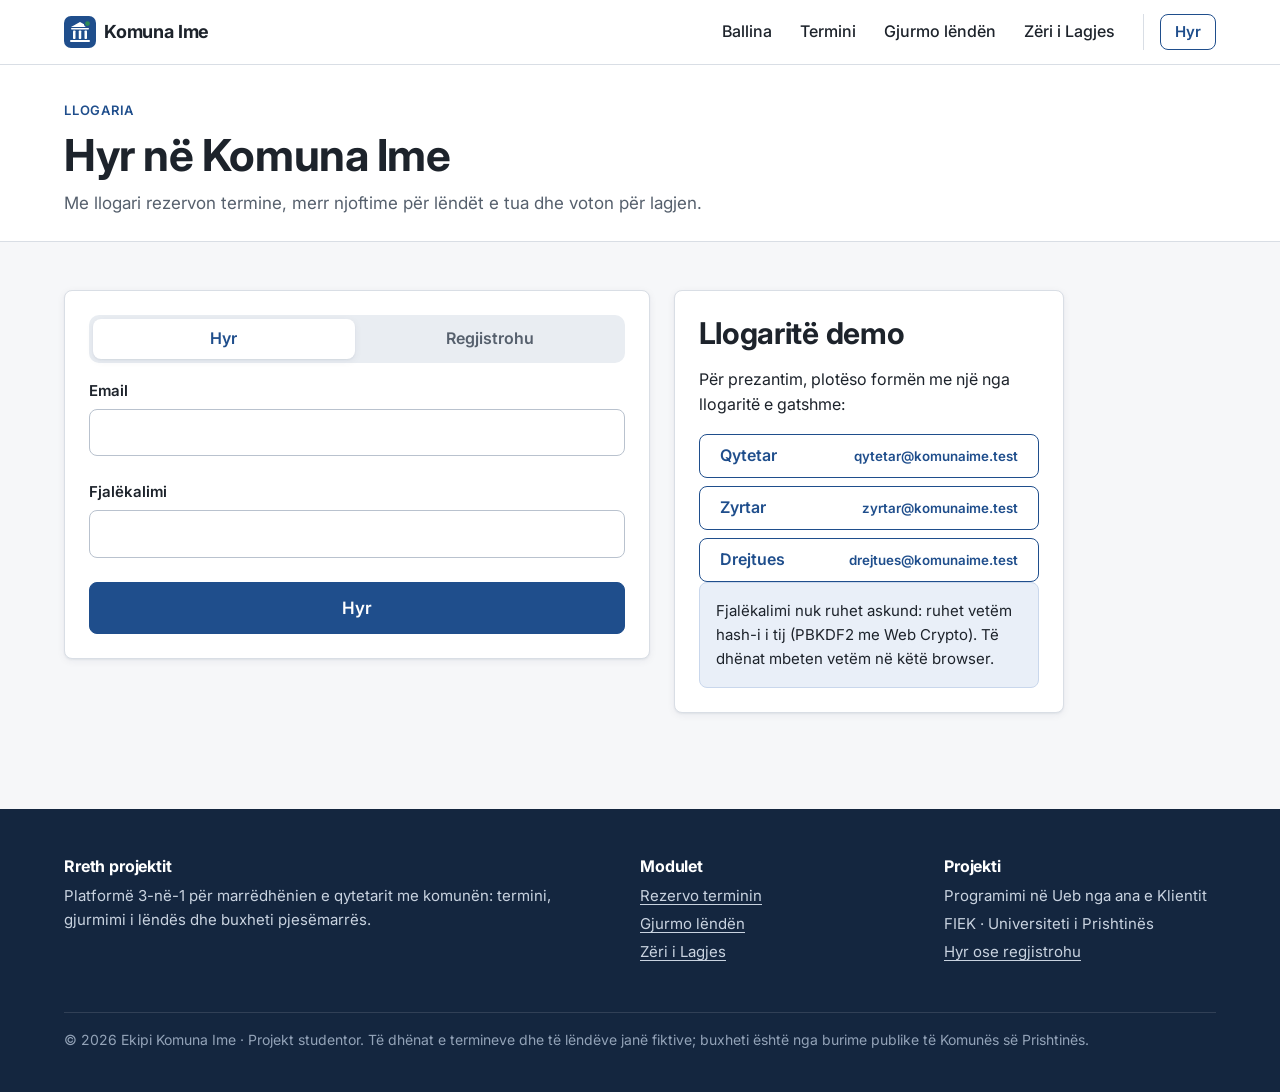
<file: hyrja.html>
<!DOCTYPE html>
<html lang="sq">
<head>
  <meta charset="UTF-8">
  <meta name="viewport" content="width=device-width, initial-scale=1.0">
  <title>Hyr ose regjistrohu | Komuna Ime</title>
  <meta name="description" content="Hyr ose krijo llogari në Komuna Ime për të rezervuar termine, për të marrë njoftime për lëndët dhe për të votuar.">
  <meta name="author" content="Ekipi Komuna Ime – FIEK">
  <meta name="theme-color" content="#1f4e8c">
  <link rel="icon" href="img/favicon.svg" type="image/svg+xml">
  <link rel="preconnect" href="https://fonts.googleapis.com">
  <link rel="preconnect" href="https://fonts.gstatic.com" crossorigin>
  <link rel="stylesheet" href="https://fonts.googleapis.com/css2?family=Inter:wght@400;500;600;700&amp;display=swap">
  <link rel="stylesheet" href="css/style.css">
</head>
<body data-faqja="hyrja">
  <a href="#main" class="skip-link">Kalo te përmbajtja</a>

  <header class="koka">
    <div class="kontejner koka__brenda">
      <a class="logo" href="index.html">
        <img src="img/logo.svg" alt="" width="32" height="32">
        <span>Komuna Ime</span>
      </a>
      <button class="menu-butoni" type="button" aria-expanded="false" aria-controls="menuja">
        <span class="menu-ikona" aria-hidden="true"></span>
        <span class="sr-only">Hap menynë</span>
      </button>
      <nav id="menuja" class="menuja" aria-label="Navigimi kryesor">
        <ul>
          <li><a href="index.html">Ballina</a></li>
          <li><a href="termini.html">Termini</a></li>
          <li><a href="lenda.html">Gjurmo lëndën</a></li>
          <li><a href="buxheti.html">Zëri i Lagjes</a></li>
          <li data-shfaq-per="zyrtar drejtues" hidden><a href="paneli-zyrtarit.html">Paneli</a></li>
        </ul>
        <div id="llogaria" class="llogaria">
          <a class="butoni butoni--dyte butoni--vogel" href="hyrja.html">Hyr</a>
        </div>
      </nav>
    </div>
  </header>

  <main id="main">
    <div class="faqja-koka">
      <div class="kontejner">
        <span class="mbikalimi">Llogaria</span>
        <h1 id="titulli-faqes">Hyr në Komuna Ime</h1>
        <p>Me llogari rezervon termine, merr njoftime për lëndët e tua dhe voton për lagjen.</p>
      </div>
    </div>

    <div class="kontejner seksion">
      <div id="mesazhi-qasjes" class="kutia-info kutia-info--paralajmerim" role="alert" hidden>
        <p><strong>Kjo faqe kërkon llogari zyrtari ose drejtuesi.</strong> Hyr me llogarinë e duhur për të vazhduar.</p>
      </div>

      <section id="hyrja" aria-label="Hyrja dhe regjistrimi">
        <div class="hyrja-faqja">
          <div class="karta">
            <div class="tabet" role="tablist" aria-label="Hyr ose regjistrohu">
              <button type="button" role="tab" id="tab-hyr" aria-selected="true" aria-controls="panel-hyr">Hyr</button>
              <button type="button" role="tab" id="tab-regjistrohu" aria-selected="false" aria-controls="panel-regjistrohu" tabindex="-1">Regjistrohu</button>
            </div>

            <div id="panel-hyr" role="tabpanel" aria-labelledby="tab-hyr">
              <form id="forma-hyrja" class="forma" action="#" method="post">
                <div class="fusha">
                  <label for="hyrja-email">Email</label>
                  <input type="email" id="hyrja-email" name="email" autocomplete="username" required>
                </div>
                <div class="fusha">
                  <label for="hyrja-fjalekalimi">Fjalëkalimi</label>
                  <input type="password" id="hyrja-fjalekalimi" name="fjalekalimi" autocomplete="current-password" required>
                </div>
                <button type="submit" class="butoni butoni--plot butoni--madh">Hyr</button>
              </form>
            </div>

            <div id="panel-regjistrohu" role="tabpanel" aria-labelledby="tab-regjistrohu" hidden>
              <form id="forma-regjistrohu" class="forma" action="#" method="post">
                <div class="fusha">
                  <label for="regjistrohu-emri">Emri dhe mbiemri</label>
                  <input type="text" id="regjistrohu-emri" name="emri" autocomplete="name" minlength="3" required>
                </div>
                <div class="fusha">
                  <label for="regjistrohu-email">Email</label>
                  <input type="email" id="regjistrohu-email" name="email" autocomplete="email" required>
                </div>
                <div class="fusha">
                  <label for="regjistrohu-lagja">Lagja ku jeton</label>
                  <select id="regjistrohu-lagja" name="lagje_id" required>
                    <option value="">Zgjidh lagjen…</option>
                  </select>
                </div>
                <div class="rreshti-fushash">
                  <div class="fusha">
                    <label for="regjistrohu-fjalekalimi">Fjalëkalimi</label>
                    <input type="password" id="regjistrohu-fjalekalimi" name="fjalekalimi" autocomplete="new-password" minlength="8" required aria-describedby="regjistrohu-fjalekalimi-ndihme">
                    <p id="regjistrohu-fjalekalimi-ndihme" class="fusha__ndihme">Së paku 8 karaktere dhe një numër.</p>
                  </div>
                  <div class="fusha">
                    <label for="regjistrohu-konfirmimi">Përsërite fjalëkalimin</label>
                    <input type="password" id="regjistrohu-konfirmimi" name="konfirmimi" autocomplete="new-password" required>
                  </div>
                </div>
                <div class="fusha fusha--kutia">
                  <input type="checkbox" id="regjistrohu-kushtet" name="kushtet" required>
                  <label for="regjistrohu-kushtet">E kuptoj që ky është prototip studentor dhe të dhënat ruhen vetëm në këtë browser.</label>
                </div>
                <button type="submit" class="butoni butoni--plot butoni--madh">Krijo llogarinë</button>
              </form>
            </div>
          </div>

          <aside class="karta" aria-labelledby="demo-titulli">
            <h2 id="demo-titulli">Llogaritë demo</h2>
            <p>Për prezantim, plotëso formën me një nga llogaritë e gatshme:</p>
            <div class="llogarite-demo">
              <button type="button" class="butoni butoni--dyte" data-demo="qytetar"><span>Qytetar</span><small>qytetar@komunaime.test</small></button>
              <button type="button" class="butoni butoni--dyte" data-demo="zyrtar"><span>Zyrtar</span><small>zyrtar@komunaime.test</small></button>
              <button type="button" class="butoni butoni--dyte" data-demo="drejtues"><span>Drejtues</span><small>drejtues@komunaime.test</small></button>
            </div>
            <div class="kutia-info">
              <p>Fjalëkalimi nuk ruhet askund: ruhet vetëm hash-i i tij (PBKDF2 me Web Crypto). Të dhënat mbeten vetëm në këtë browser.</p>
            </div>
          </aside>
        </div>
      </section>

      <section id="llogaria-ime" aria-label="Llogaria ime" hidden>
        <div class="hyrja-faqja">
          <div class="karta">
            <h2>Të dhënat e mia</h2>
            <dl class="te-dhenat">
              <dt>Emri</dt>
              <dd id="llogaria-emri">—</dd>
              <dt>Email</dt>
              <dd id="llogaria-email">—</dd>
              <dt>Roli</dt>
              <dd id="llogaria-roli">—</dd>
              <dt>Lagja</dt>
              <dd id="llogaria-lagja">—</dd>
              <dt>Anëtar që nga</dt>
              <dd id="llogaria-anetaresuar">—</dd>
            </dl>
            <div class="veprimet-e-formes">
              <a id="llogaria-paneli" class="butoni" href="paneli-zyrtarit.html" hidden>Hap panelin</a>
              <button type="button" class="butoni butoni--dyte" data-dil>Dil nga llogaria</button>
            </div>
          </div>
          <div class="karta">
            <h2>Njoftimet</h2>
            <ul id="lista-njoftimeve" class="lista-njoftimeve" aria-live="polite"></ul>
          </div>
        </div>
      </section>
    </div>
  </main>

  <footer class="kemba">
    <div class="kontejner">
      <div class="kemba__grid">
        <section aria-labelledby="kemba-rreth">
          <h2 id="kemba-rreth">Rreth projektit</h2>
          <p>Platformë 3-në-1 për marrëdhënien e qytetarit me komunën: termini, gjurmimi i lëndës dhe buxheti pjesëmarrës.</p>
        </section>
        <nav aria-labelledby="kemba-modulet">
          <h2 id="kemba-modulet">Modulet</h2>
          <ul>
            <li><a href="termini.html">Rezervo terminin</a></li>
            <li><a href="lenda.html">Gjurmo lëndën</a></li>
            <li><a href="buxheti.html">Zëri i Lagjes</a></li>
          </ul>
        </nav>
        <section aria-labelledby="kemba-projekti">
          <h2 id="kemba-projekti">Projekti</h2>
          <ul>
            <li>Programimi në Ueb nga ana e Klientit</li>
            <li>FIEK · Universiteti i Prishtinës</li>
            <li><a href="hyrja.html">Hyr ose regjistrohu</a></li>
          </ul>
        </section>
      </div>
      <p class="kemba__fundi">© <span data-viti>2026</span> Ekipi Komuna Ime · Projekt studentor. Të dhënat e termineve dhe të lëndëve janë fiktive; buxheti është nga burime publike të Komunës së Prishtinës.</p>
    </div>
  </footer>

  <script src="https://code.jquery.com/jquery-3.7.1.min.js" integrity="sha256-/JqT3SQfawRcv/BIHPThkBvs0OEvtFFmqPF/lYI/Cxo=" crossorigin="anonymous"></script>
  <script>window.jQuery || document.write('<script src="js/vendor/jquery-3.7.1.min.js"><\/script>');</script>
  <script src="js/storage.js"></script>
  <script src="js/forma.js"></script>
  <script src="js/ui.js"></script>
  <script src="js/llogaria.js"></script>
</body>
</html>
</file>
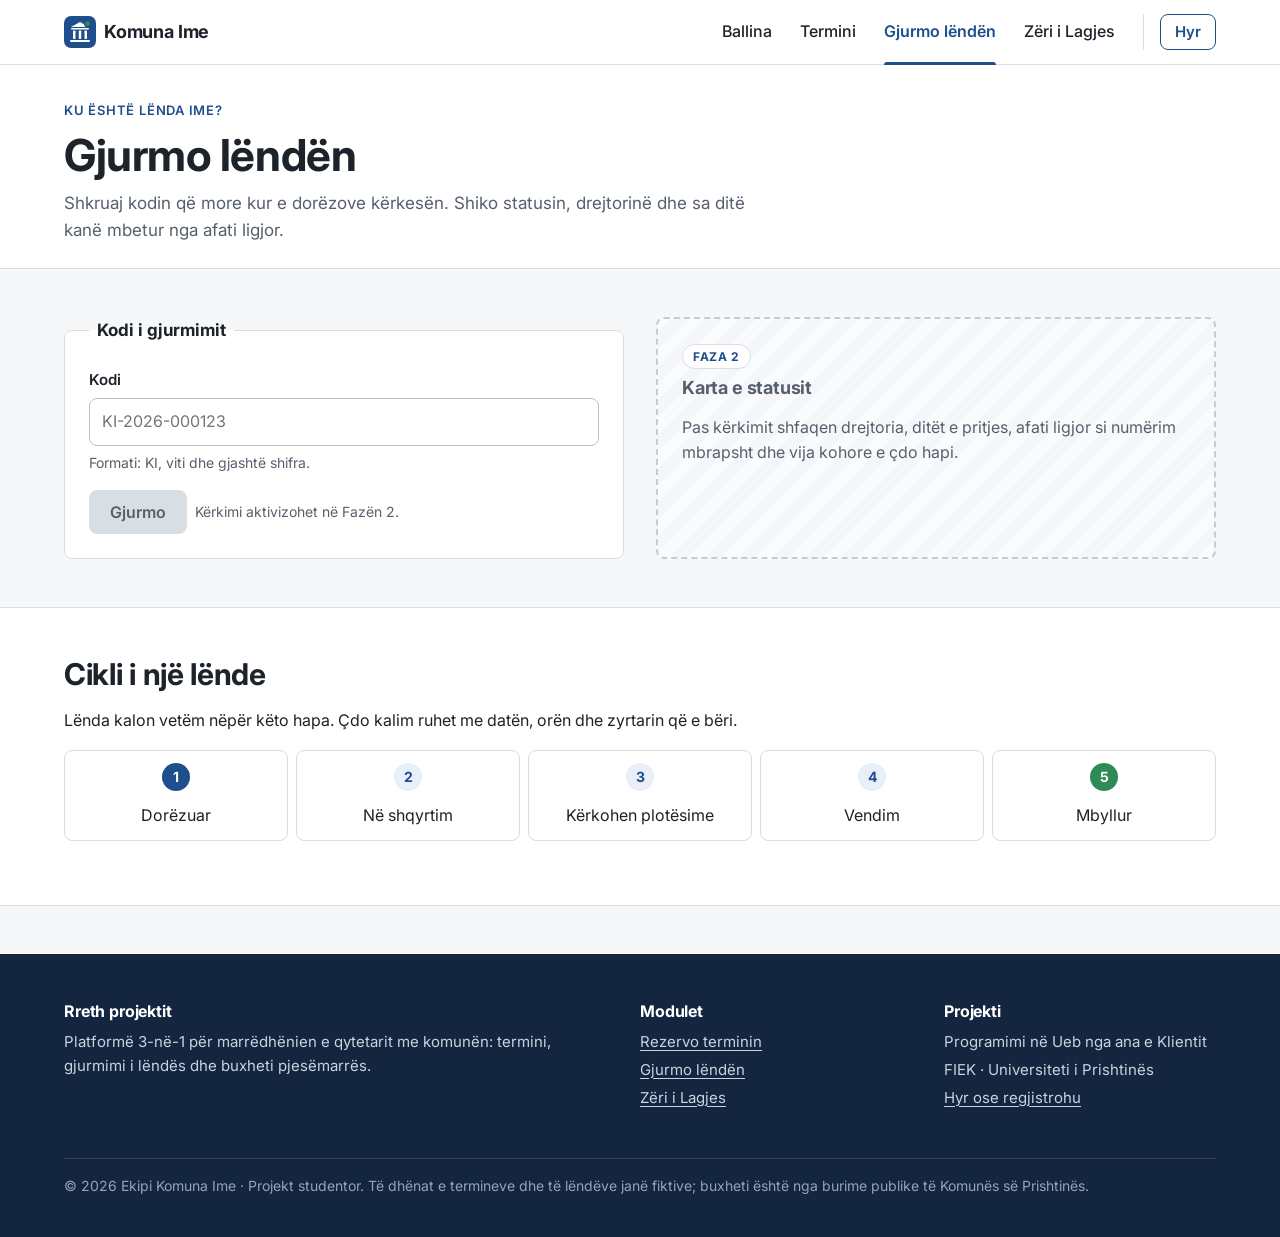
<file: lenda.html>
<!DOCTYPE html>
<html lang="sq">
<head>
  <meta charset="UTF-8">
  <meta name="viewport" content="width=device-width, initial-scale=1.0">
  <title>Gjurmo lëndën | Komuna Ime</title>
  <meta name="description" content="Gjurmo kërkesën tënde në komunë me kodin e gjurmimit: statusi, drejtoria, historia dhe afati ligjor.">
  <meta name="author" content="Ekipi Komuna Ime – FIEK">
  <meta name="theme-color" content="#1f4e8c">
  <link rel="icon" href="img/favicon.svg" type="image/svg+xml">
  <link rel="preconnect" href="https://fonts.googleapis.com">
  <link rel="preconnect" href="https://fonts.gstatic.com" crossorigin>
  <link rel="stylesheet" href="https://fonts.googleapis.com/css2?family=Inter:wght@400;500;600;700&amp;display=swap">
  <link rel="stylesheet" href="css/style.css">
</head>
<body data-faqja="lenda">
  <a href="#main" class="skip-link">Kalo te përmbajtja</a>

  <header class="koka">
    <div class="kontejner koka__brenda">
      <a class="logo" href="index.html">
        <img src="img/logo.svg" alt="" width="32" height="32">
        <span>Komuna Ime</span>
      </a>
      <button class="menu-butoni" type="button" aria-expanded="false" aria-controls="menuja">
        <span class="menu-ikona" aria-hidden="true"></span>
        <span class="sr-only">Hap menynë</span>
      </button>
      <nav id="menuja" class="menuja" aria-label="Navigimi kryesor">
        <ul>
          <li><a href="index.html">Ballina</a></li>
          <li><a href="termini.html">Termini</a></li>
          <li><a href="lenda.html" aria-current="page">Gjurmo lëndën</a></li>
          <li><a href="buxheti.html">Zëri i Lagjes</a></li>
          <li data-shfaq-per="zyrtar drejtues" hidden><a href="paneli-zyrtarit.html">Paneli</a></li>
        </ul>
        <div id="llogaria" class="llogaria">
          <a class="butoni butoni--dyte butoni--vogel" href="hyrja.html">Hyr</a>
        </div>
      </nav>
    </div>
  </header>

  <main id="main">
    <div class="faqja-koka">
      <div class="kontejner">
        <span class="mbikalimi">Ku është lënda ime?</span>
        <h1 id="titulli-faqes">Gjurmo lëndën</h1>
        <p>Shkruaj kodin që more kur e dorëzove kërkesën. Shiko statusin, drejtorinë dhe sa ditë kanë mbetur nga afati ligjor.</p>
      </div>
    </div>

    <div class="kontejner seksion">
      <div class="dy-kolona">
        <form id="forma-lenda" class="forma" action="#" method="get" role="search" aria-label="Gjurmo lëndën me kod">
          <fieldset>
            <legend>Kodi i gjurmimit</legend>
            <div class="fusha">
              <label for="lenda-kodi">Kodi</label>
              <input type="text" id="lenda-kodi" name="kodi" placeholder="KI-2026-000123" pattern="KI-[0-9]{4}-[0-9]{6}" autocomplete="off" spellcheck="false" required aria-describedby="lenda-kodi-ndihme">
              <p id="lenda-kodi-ndihme" class="fusha__ndihme">Formati: KI, viti dhe gjashtë shifra.</p>
            </div>
            <div class="veprimet-e-formes">
              <button type="submit" class="butoni" disabled>Gjurmo</button>
              <span class="fusha__ndihme">Kërkimi aktivizohet në Fazën 2.</span>
            </div>
          </fieldset>
        </form>
        <div class="ne-ndertim">
          <span class="ne-ndertim__faza">Faza 2</span>
          <h3>Karta e statusit</h3>
          <p>Pas kërkimit shfaqen drejtoria, ditët e pritjes, afati ligjor si numërim mbrapsht dhe vija kohore e çdo hapi.</p>
        </div>
      </div>
    </div>

    <section class="seksion seksion--i-bardhe" aria-labelledby="cikli">
      <div class="kontejner">
        <h2 id="cikli">Cikli i një lënde</h2>
        <p>Lënda kalon vetëm nëpër këto hapa. Çdo kalim ruhet me datën, orën dhe zyrtarin që e bëri.</p>
        <ol class="cikli">
          <li>Dorëzuar</li>
          <li>Në shqyrtim</li>
          <li>Kërkohen plotësime</li>
          <li>Vendim</li>
          <li>Mbyllur</li>
        </ol>
      </div>
    </section>
  </main>

  <footer class="kemba">
    <div class="kontejner">
      <div class="kemba__grid">
        <section aria-labelledby="kemba-rreth">
          <h2 id="kemba-rreth">Rreth projektit</h2>
          <p>Platformë 3-në-1 për marrëdhënien e qytetarit me komunën: termini, gjurmimi i lëndës dhe buxheti pjesëmarrës.</p>
        </section>
        <nav aria-labelledby="kemba-modulet">
          <h2 id="kemba-modulet">Modulet</h2>
          <ul>
            <li><a href="termini.html">Rezervo terminin</a></li>
            <li><a href="lenda.html">Gjurmo lëndën</a></li>
            <li><a href="buxheti.html">Zëri i Lagjes</a></li>
          </ul>
        </nav>
        <section aria-labelledby="kemba-projekti">
          <h2 id="kemba-projekti">Projekti</h2>
          <ul>
            <li>Programimi në Ueb nga ana e Klientit</li>
            <li>FIEK · Universiteti i Prishtinës</li>
            <li><a href="hyrja.html">Hyr ose regjistrohu</a></li>
          </ul>
        </section>
      </div>
      <p class="kemba__fundi">© <span data-viti>2026</span> Ekipi Komuna Ime · Projekt studentor. Të dhënat e termineve dhe të lëndëve janë fiktive; buxheti është nga burime publike të Komunës së Prishtinës.</p>
    </div>
  </footer>

  <script src="https://code.jquery.com/jquery-3.7.1.min.js" integrity="sha256-/JqT3SQfawRcv/BIHPThkBvs0OEvtFFmqPF/lYI/Cxo=" crossorigin="anonymous"></script>
  <script>window.jQuery || document.write('<script src="js/vendor/jquery-3.7.1.min.js"><\/script>');</script>
  <script src="js/storage.js"></script>
  <script src="js/forma.js"></script>
  <script src="js/ui.js"></script>
  <script src="js/lenda.js"></script>
</body>
</html>
</file>
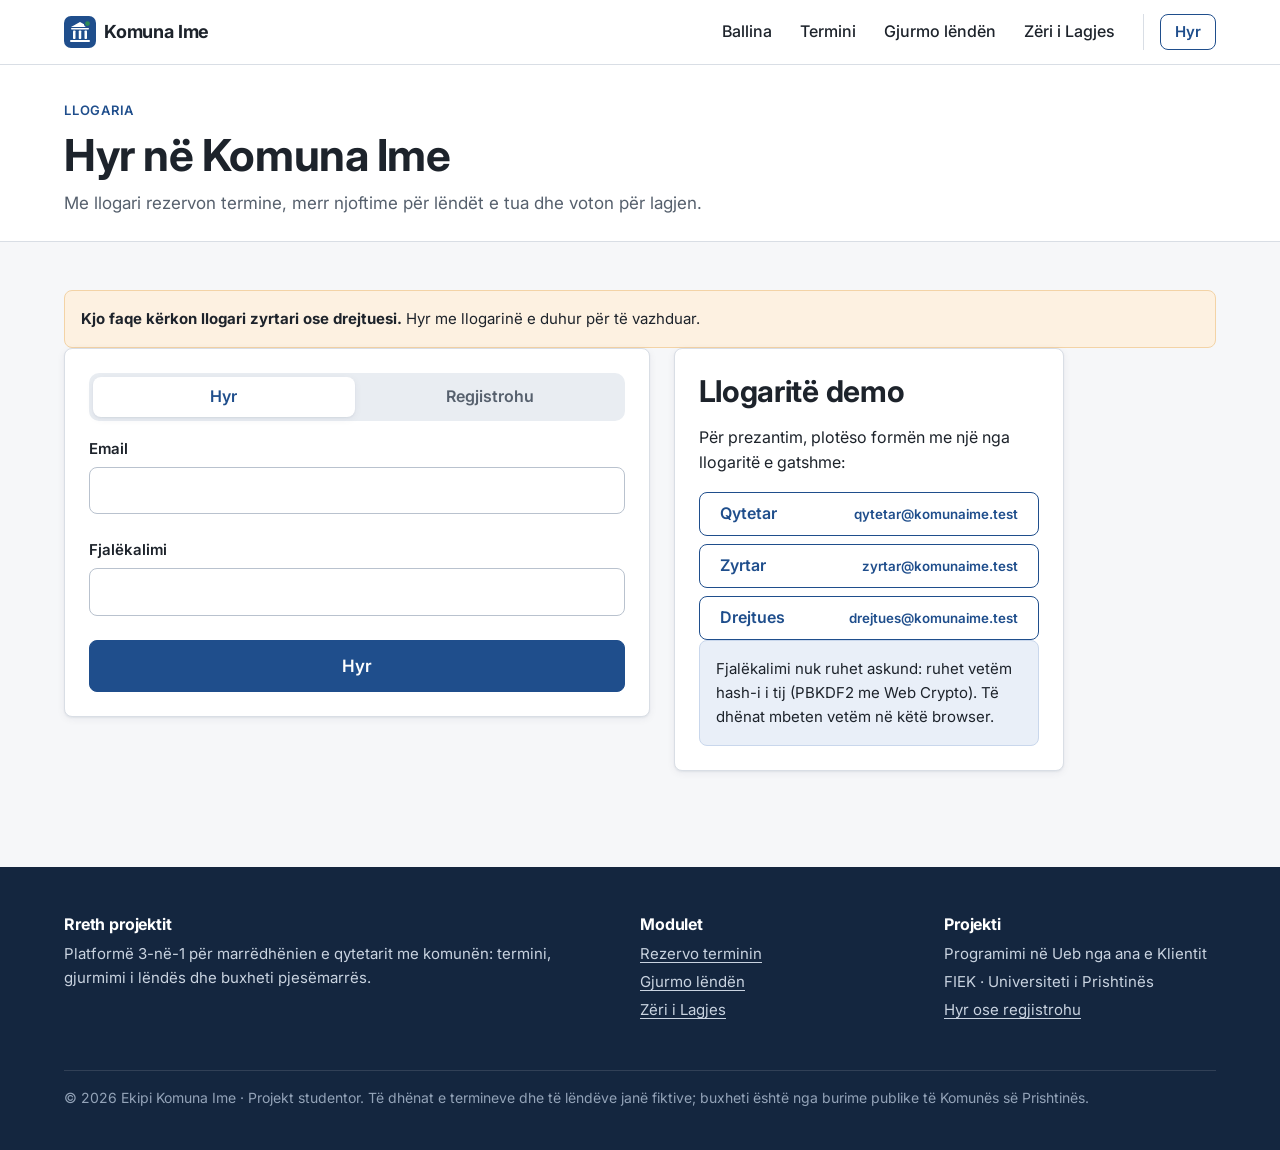
<file: paneli-drejtuesve.html>
<!DOCTYPE html>
<html lang="sq">
<head>
  <meta charset="UTF-8">
  <meta name="viewport" content="width=device-width, initial-scale=1.0">
  <title>Paneli i drejtuesve | Komuna Ime</title>
  <meta name="description" content="Paneli i drejtuesve të komunës: indeksi i performancës, vonesat sipas drejtorive dhe pjesëmarrja e qytetarëve.">
  <meta name="author" content="Ekipi Komuna Ime – FIEK">
  <meta name="theme-color" content="#1f4e8c">
  <link rel="icon" href="img/favicon.svg" type="image/svg+xml">
  <link rel="preconnect" href="https://fonts.googleapis.com">
  <link rel="preconnect" href="https://fonts.gstatic.com" crossorigin>
  <link rel="stylesheet" href="https://fonts.googleapis.com/css2?family=Inter:wght@400;500;600;700&amp;display=swap">
  <link rel="stylesheet" href="css/style.css">
</head>
<body data-faqja="paneli-drejtuesve" data-mbrojtur="drejtues">
  <a href="#main" class="skip-link">Kalo te përmbajtja</a>

  <header class="koka">
    <div class="kontejner koka__brenda">
      <a class="logo" href="index.html">
        <img src="img/logo.svg" alt="" width="32" height="32">
        <span>Komuna Ime</span>
      </a>
      <button class="menu-butoni" type="button" aria-expanded="false" aria-controls="menuja">
        <span class="menu-ikona" aria-hidden="true"></span>
        <span class="sr-only">Hap menynë</span>
      </button>
      <nav id="menuja" class="menuja" aria-label="Navigimi kryesor">
        <ul>
          <li><a href="index.html">Ballina</a></li>
          <li><a href="termini.html">Termini</a></li>
          <li><a href="lenda.html">Gjurmo lëndën</a></li>
          <li><a href="buxheti.html">Zëri i Lagjes</a></li>
          <li data-shfaq-per="zyrtar drejtues" hidden><a href="paneli-zyrtarit.html" aria-current="true">Paneli</a></li>
        </ul>
        <div id="llogaria" class="llogaria">
          <a class="butoni butoni--dyte butoni--vogel" href="hyrja.html">Hyr</a>
        </div>
      </nav>
    </div>
  </header>

  <nav class="nen-navigimi" aria-label="Panelet e komunës">
    <div class="kontejner">
      <ul>
        <li><a href="paneli-zyrtarit.html">Paneli i zyrtarit</a></li>
        <li data-shfaq-per="drejtues" hidden><a href="paneli-drejtuesve.html" aria-current="page">Paneli i drejtuesve</a></li>
      </ul>
    </div>
  </nav>

  <main id="main">
    <div class="faqja-koka">
      <div class="kontejner">
        <span class="mbikalimi">Paneli</span>
        <h1 id="titulli-faqes">Paneli i drejtuesve</h1>
        <p>Indeksi i performancës së komunës: koha e pritjes, lëndët brenda afatit, pjesëmarrja në votim dhe projektet e realizuara.</p>
      </div>
    </div>

    <div class="kontejner seksion">
      <section aria-labelledby="indeksi">
        <h2 id="indeksi">Indeksi i performancës</h2>
        <div class="treguesit">
          <div class="treguesi">
            <span class="treguesi__vlera" id="indeksi-pritja">—</span>
            <span class="treguesi__emri">Koha mesatare e pritjes</span>
          </div>
          <div class="treguesi">
            <span class="treguesi__vlera" id="indeksi-afati">—</span>
            <span class="treguesi__emri">Lëndë brenda afatit</span>
          </div>
          <div class="treguesi">
            <span class="treguesi__vlera" id="indeksi-pjesemarrja">—</span>
            <span class="treguesi__emri">Pjesëmarrja në votim</span>
          </div>
          <div class="treguesi">
            <span class="treguesi__vlera" id="indeksi-realizuara">—</span>
            <span class="treguesi__emri">Projekte të realizuara</span>
          </div>
        </div>
        <p class="fusha__ndihme">Treguesit llogariten nga të dhënat e tri moduleve në Fazën 4 (Integrimi).</p>
      </section>

      <section class="seksion" aria-labelledby="vonesat">
        <h2 id="vonesat">Vonesat sipas drejtorive</h2>
        <div class="tabela-mbajtesi">
          <table>
            <caption>Lëndët me vonesë</caption>
            <thead>
              <tr>
              <th scope="col">Drejtoria</th>
              <th scope="col">Lëndë aktive</th>
              <th scope="col">Me vonesë</th>
              <th scope="col">Vonesa mesatare</th>
              </tr>
            </thead>
            <tbody id="drejtuesi-tabela-vonesat">
              <tr><td colspan="4" class="bosh">Statistikat sipas drejtorive vijnë në Fazën 3.</td></tr>
            </tbody>
          </table>
        </div>
      </section>

      <section class="karta" aria-labelledby="demo">
        <h2 id="demo">Të dhënat demo</h2>
        <p>Fshin terminet, lëndët, votat dhe llogaritë e reja nga ky browser, dhe i rikthen të dhënat fillestare. Përdoret para prezantimit.</p>
        <button type="button" class="butoni butoni--rrezik" data-rivendos>Rivendos të dhënat demo</button>
      </section>
    </div>
  </main>

  <footer class="kemba">
    <div class="kontejner">
      <div class="kemba__grid">
        <section aria-labelledby="kemba-rreth">
          <h2 id="kemba-rreth">Rreth projektit</h2>
          <p>Platformë 3-në-1 për marrëdhënien e qytetarit me komunën: termini, gjurmimi i lëndës dhe buxheti pjesëmarrës.</p>
        </section>
        <nav aria-labelledby="kemba-modulet">
          <h2 id="kemba-modulet">Modulet</h2>
          <ul>
            <li><a href="termini.html">Rezervo terminin</a></li>
            <li><a href="lenda.html">Gjurmo lëndën</a></li>
            <li><a href="buxheti.html">Zëri i Lagjes</a></li>
          </ul>
        </nav>
        <section aria-labelledby="kemba-projekti">
          <h2 id="kemba-projekti">Projekti</h2>
          <ul>
            <li>Programimi në Ueb nga ana e Klientit</li>
            <li>FIEK · Universiteti i Prishtinës</li>
            <li><a href="hyrja.html">Hyr ose regjistrohu</a></li>
          </ul>
        </section>
      </div>
      <p class="kemba__fundi">© <span data-viti>2026</span> Ekipi Komuna Ime · Projekt studentor. Të dhënat e termineve dhe të lëndëve janë fiktive; buxheti është nga burime publike të Komunës së Prishtinës.</p>
    </div>
  </footer>

  <script src="https://code.jquery.com/jquery-3.7.1.min.js" integrity="sha256-/JqT3SQfawRcv/BIHPThkBvs0OEvtFFmqPF/lYI/Cxo=" crossorigin="anonymous"></script>
  <script>window.jQuery || document.write('<script src="js/vendor/jquery-3.7.1.min.js"><\/script>');</script>
  <script src="js/storage.js"></script>
  <script src="js/ui.js"></script>
</body>
</html>
</file>
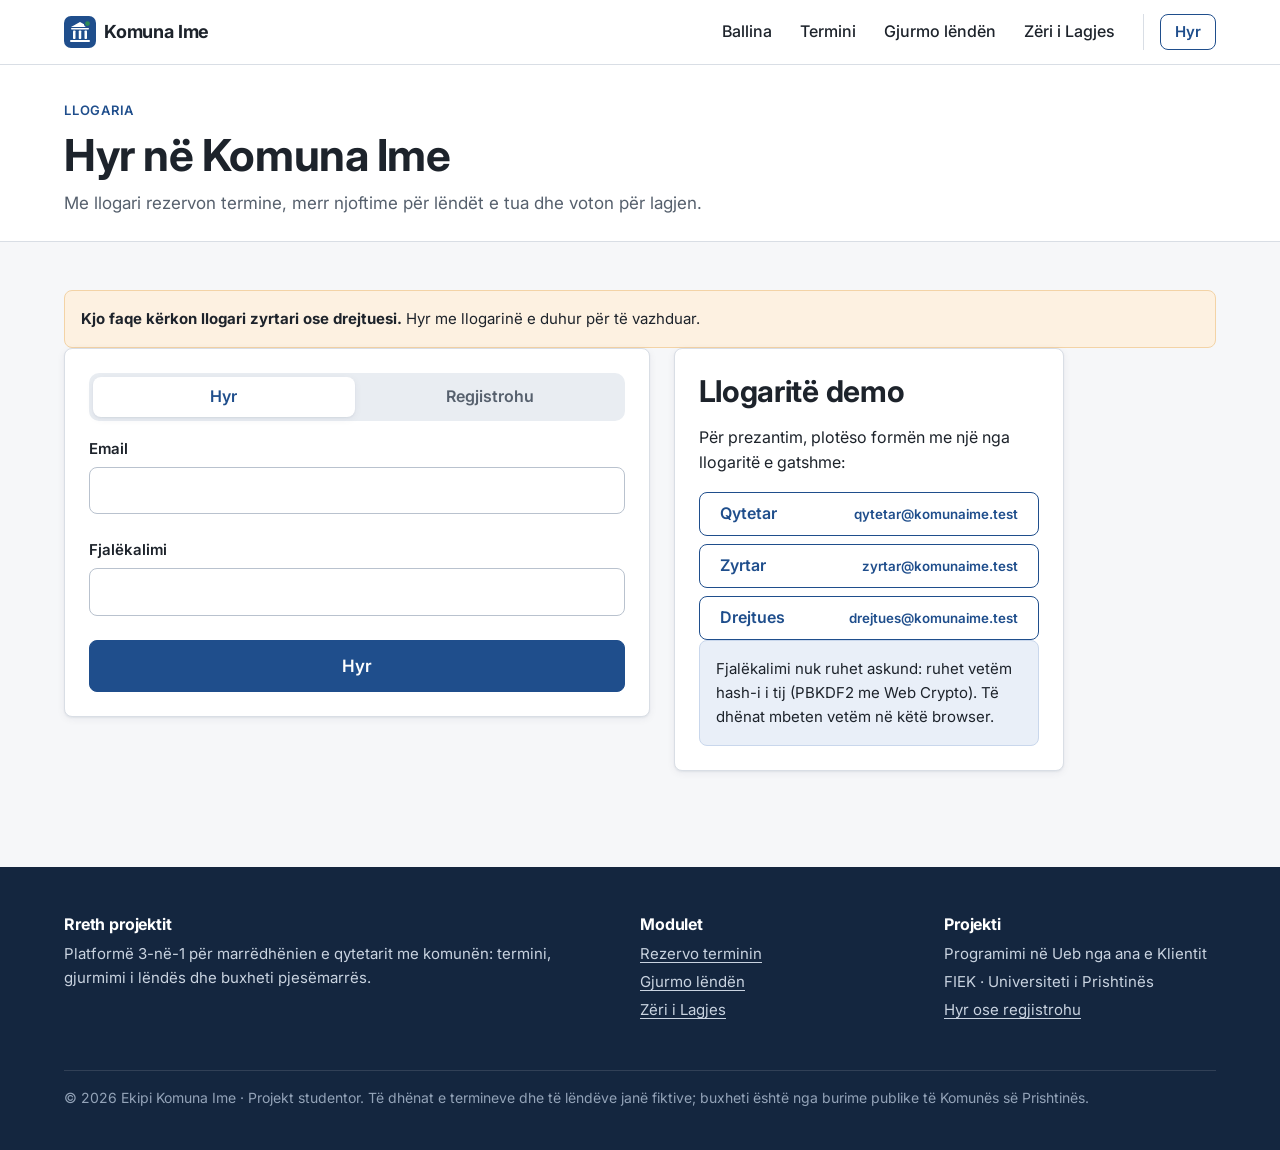
<file: paneli-zyrtarit.html>
<!DOCTYPE html>
<html lang="sq">
<head>
  <meta charset="UTF-8">
  <meta name="viewport" content="width=device-width, initial-scale=1.0">
  <title>Paneli i zyrtarit | Komuna Ime</title>
  <meta name="description" content="Paneli i zyrtarit të komunës: radha e ditës, lëndët e caktuara dhe vlerësimi i propozimeve të qytetarëve.">
  <meta name="author" content="Ekipi Komuna Ime – FIEK">
  <meta name="theme-color" content="#1f4e8c">
  <link rel="icon" href="img/favicon.svg" type="image/svg+xml">
  <link rel="preconnect" href="https://fonts.googleapis.com">
  <link rel="preconnect" href="https://fonts.gstatic.com" crossorigin>
  <link rel="stylesheet" href="https://fonts.googleapis.com/css2?family=Inter:wght@400;500;600;700&amp;display=swap">
  <link rel="stylesheet" href="css/style.css">
</head>
<body data-faqja="paneli-zyrtarit" data-mbrojtur="zyrtar drejtues">
  <a href="#main" class="skip-link">Kalo te përmbajtja</a>

  <header class="koka">
    <div class="kontejner koka__brenda">
      <a class="logo" href="index.html">
        <img src="img/logo.svg" alt="" width="32" height="32">
        <span>Komuna Ime</span>
      </a>
      <button class="menu-butoni" type="button" aria-expanded="false" aria-controls="menuja">
        <span class="menu-ikona" aria-hidden="true"></span>
        <span class="sr-only">Hap menynë</span>
      </button>
      <nav id="menuja" class="menuja" aria-label="Navigimi kryesor">
        <ul>
          <li><a href="index.html">Ballina</a></li>
          <li><a href="termini.html">Termini</a></li>
          <li><a href="lenda.html">Gjurmo lëndën</a></li>
          <li><a href="buxheti.html">Zëri i Lagjes</a></li>
          <li data-shfaq-per="zyrtar drejtues" hidden><a href="paneli-zyrtarit.html" aria-current="page">Paneli</a></li>
        </ul>
        <div id="llogaria" class="llogaria">
          <a class="butoni butoni--dyte butoni--vogel" href="hyrja.html">Hyr</a>
        </div>
      </nav>
    </div>
  </header>

  <nav class="nen-navigimi" aria-label="Panelet e komunës">
    <div class="kontejner">
      <ul>
        <li><a href="paneli-zyrtarit.html" aria-current="page">Paneli i zyrtarit</a></li>
        <li data-shfaq-per="drejtues" hidden><a href="paneli-drejtuesve.html">Paneli i drejtuesve</a></li>
      </ul>
    </div>
  </nav>

  <main id="main">
    <div class="faqja-koka">
      <div class="kontejner">
        <span class="mbikalimi">Paneli</span>
        <h1 id="titulli-faqes">Paneli i zyrtarit</h1>
        <p>Radha e ditës, lëndët që të janë caktuar dhe propozimet që presin vlerësim.</p>
      </div>
    </div>

    <div class="kontejner seksion">
      <section aria-labelledby="zyrtari-sot">
        <h2 id="zyrtari-sot" class="sr-only">Përmbledhja e ditës</h2>
        <div class="treguesit">
          <div class="treguesi">
            <span class="treguesi__vlera" id="zyrtari-terminet">—</span>
            <span class="treguesi__emri">Termine sot</span>
          </div>
          <div class="treguesi">
            <span class="treguesi__vlera" id="zyrtari-lendet">—</span>
            <span class="treguesi__emri">Lëndë të caktuara</span>
          </div>
          <div class="treguesi">
            <span class="treguesi__vlera" id="zyrtari-propozimet">—</span>
            <span class="treguesi__emri">Propozime për vlerësim</span>
          </div>
        </div>
      </section>

      <section class="seksion" aria-labelledby="zyrtari-radha">
        <h2 id="zyrtari-radha">Radha e ditës</h2>
        <div class="tabela-mbajtesi">
          <table>
            <caption>Terminet e sotme</caption>
            <thead>
              <tr>
              <th scope="col">Numri</th>
              <th scope="col">Qytetari</th>
              <th scope="col">Shërbimi</th>
              <th scope="col">Ora</th>
              <th scope="col">Veprimi</th>
              </tr>
            </thead>
            <tbody id="zyrtari-tabela-radha">
              <tr><td colspan="5" class="bosh">Thirrja e numrit tjetër vjen në Fazën 2.</td></tr>
            </tbody>
          </table>
        </div>
      </section>

      <section aria-labelledby="zyrtari-lendet-titulli">
        <h2 id="zyrtari-lendet-titulli">Lëndët e caktuara</h2>
        <div class="tabela-mbajtesi">
          <table>
            <caption>Lëndët sipas afatit</caption>
            <thead>
              <tr>
              <th scope="col">Kodi</th>
              <th scope="col">Lloji</th>
              <th scope="col">Dorëzuar</th>
              <th scope="col">Afati</th>
              <th scope="col">Statusi</th>
              <th scope="col">Veprimi</th>
              </tr>
            </thead>
            <tbody id="zyrtari-tabela-lendet">
              <tr><td colspan="6" class="bosh">Lëndët dhe kalimet e statusit vijnë në Fazën 2.</td></tr>
            </tbody>
          </table>
        </div>
      </section>

      <section class="seksion" aria-labelledby="zyrtari-propozimet-titulli">
        <h2 id="zyrtari-propozimet-titulli">Vlerësimi i propozimeve</h2>
        <div class="tabela-mbajtesi">
          <table>
            <caption>Propozimet që presin vlerësim</caption>
            <thead>
              <tr>
              <th scope="col">Titulli</th>
              <th scope="col">Lagja</th>
              <th scope="col">Kostoja</th>
              <th scope="col">Statusi</th>
              <th scope="col">Veprimi</th>
              </tr>
            </thead>
            <tbody id="zyrtari-tabela-propozimet">
              <tr><td colspan="5" class="bosh">Vlerësimi i propozimeve vjen në Fazën 2.</td></tr>
            </tbody>
          </table>
        </div>
      </section>
    </div>
  </main>

  <footer class="kemba">
    <div class="kontejner">
      <div class="kemba__grid">
        <section aria-labelledby="kemba-rreth">
          <h2 id="kemba-rreth">Rreth projektit</h2>
          <p>Platformë 3-në-1 për marrëdhënien e qytetarit me komunën: termini, gjurmimi i lëndës dhe buxheti pjesëmarrës.</p>
        </section>
        <nav aria-labelledby="kemba-modulet">
          <h2 id="kemba-modulet">Modulet</h2>
          <ul>
            <li><a href="termini.html">Rezervo terminin</a></li>
            <li><a href="lenda.html">Gjurmo lëndën</a></li>
            <li><a href="buxheti.html">Zëri i Lagjes</a></li>
          </ul>
        </nav>
        <section aria-labelledby="kemba-projekti">
          <h2 id="kemba-projekti">Projekti</h2>
          <ul>
            <li>Programimi në Ueb nga ana e Klientit</li>
            <li>FIEK · Universiteti i Prishtinës</li>
            <li><a href="hyrja.html">Hyr ose regjistrohu</a></li>
          </ul>
        </section>
      </div>
      <p class="kemba__fundi">© <span data-viti>2026</span> Ekipi Komuna Ime · Projekt studentor. Të dhënat e termineve dhe të lëndëve janë fiktive; buxheti është nga burime publike të Komunës së Prishtinës.</p>
    </div>
  </footer>

  <script src="https://code.jquery.com/jquery-3.7.1.min.js" integrity="sha256-/JqT3SQfawRcv/BIHPThkBvs0OEvtFFmqPF/lYI/Cxo=" crossorigin="anonymous"></script>
  <script>window.jQuery || document.write('<script src="js/vendor/jquery-3.7.1.min.js"><\/script>');</script>
  <script src="js/storage.js"></script>
  <script src="js/ui.js"></script>
  <script src="js/termini.js"></script>
  <script src="js/lenda.js"></script>
</body>
</html>
</file>
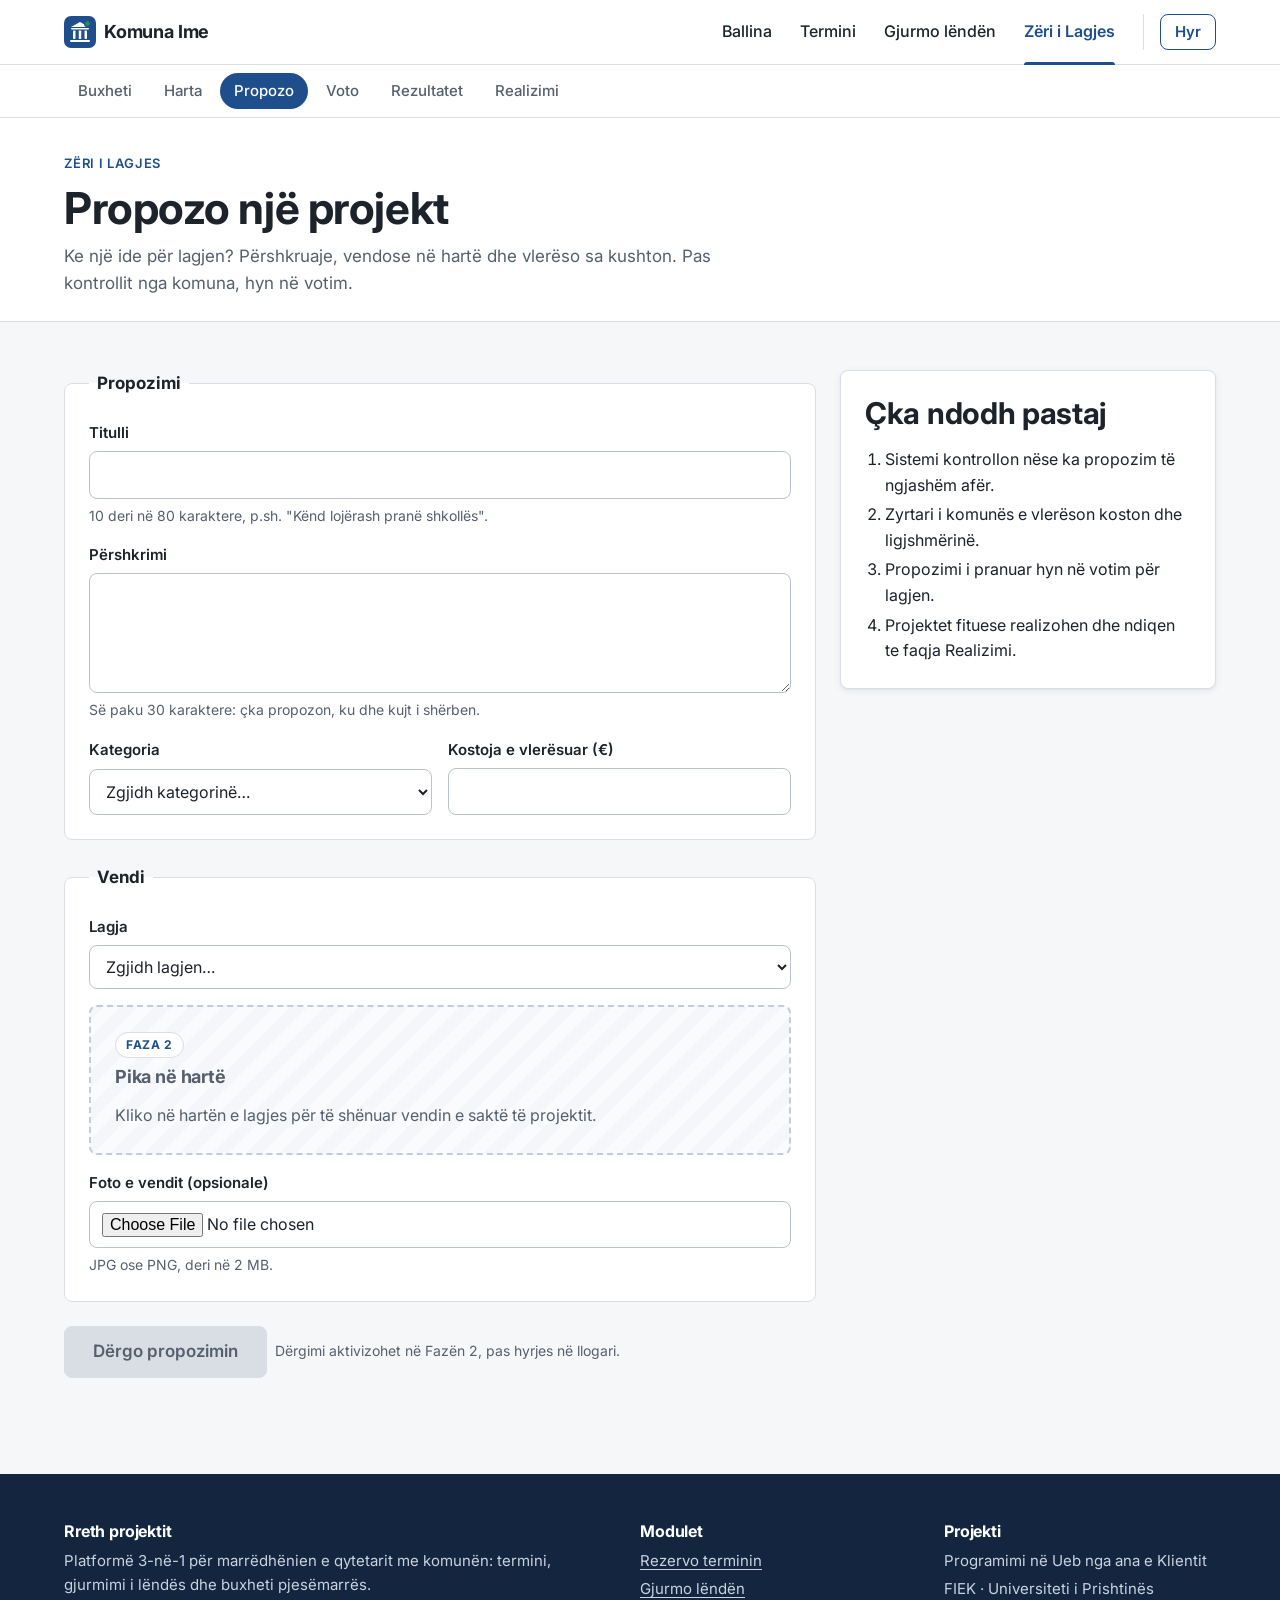
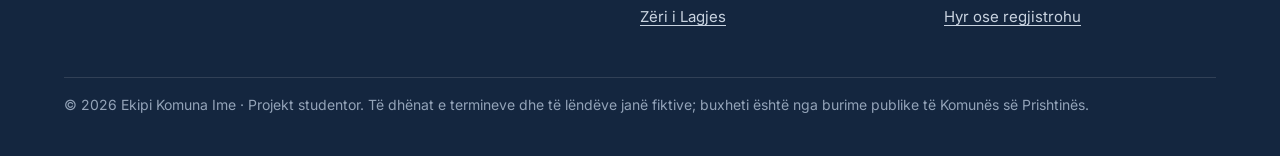
<file: propozo.html>
<!DOCTYPE html>
<html lang="sq">
<head>
  <meta charset="UTF-8">
  <meta name="viewport" content="width=device-width, initial-scale=1.0">
  <title>Propozo një projekt | Komuna Ime</title>
  <meta name="description" content="Propozo një projekt për lagjen tënde në Prishtinë: përshkrimi, kategoria, kostoja, vendi në hartë dhe foto.">
  <meta name="author" content="Ekipi Komuna Ime – FIEK">
  <meta name="theme-color" content="#1f4e8c">
  <link rel="icon" href="img/favicon.svg" type="image/svg+xml">
  <link rel="preconnect" href="https://fonts.googleapis.com">
  <link rel="preconnect" href="https://fonts.gstatic.com" crossorigin>
  <link rel="stylesheet" href="https://fonts.googleapis.com/css2?family=Inter:wght@400;500;600;700&amp;display=swap">
  <link rel="stylesheet" href="css/style.css">
</head>
<body data-faqja="propozo">
  <a href="#main" class="skip-link">Kalo te përmbajtja</a>

  <header class="koka">
    <div class="kontejner koka__brenda">
      <a class="logo" href="index.html">
        <img src="img/logo.svg" alt="" width="32" height="32">
        <span>Komuna Ime</span>
      </a>
      <button class="menu-butoni" type="button" aria-expanded="false" aria-controls="menuja">
        <span class="menu-ikona" aria-hidden="true"></span>
        <span class="sr-only">Hap menynë</span>
      </button>
      <nav id="menuja" class="menuja" aria-label="Navigimi kryesor">
        <ul>
          <li><a href="index.html">Ballina</a></li>
          <li><a href="termini.html">Termini</a></li>
          <li><a href="lenda.html">Gjurmo lëndën</a></li>
          <li><a href="buxheti.html" aria-current="true">Zëri i Lagjes</a></li>
          <li data-shfaq-per="zyrtar drejtues" hidden><a href="paneli-zyrtarit.html">Paneli</a></li>
        </ul>
        <div id="llogaria" class="llogaria">
          <a class="butoni butoni--dyte butoni--vogel" href="hyrja.html">Hyr</a>
        </div>
      </nav>
    </div>
  </header>

  <nav class="nen-navigimi" aria-label="Moduli Zëri i Lagjes">
    <div class="kontejner">
      <ul>
        <li><a href="buxheti.html">Buxheti</a></li>
        <li><a href="harta.html">Harta</a></li>
        <li><a href="propozo.html" aria-current="page">Propozo</a></li>
        <li><a href="voto.html">Voto</a></li>
        <li><a href="rezultatet.html">Rezultatet</a></li>
        <li><a href="realizimi.html">Realizimi</a></li>
      </ul>
    </div>
  </nav>

  <main id="main">
    <div class="faqja-koka">
      <div class="kontejner">
        <span class="mbikalimi">Zëri i Lagjes</span>
        <h1 id="titulli-faqes">Propozo një projekt</h1>
        <p>Ke një ide për lagjen? Përshkruaje, vendose në hartë dhe vlerëso sa kushton. Pas kontrollit nga komuna, hyn në votim.</p>
      </div>
    </div>

    <div class="kontejner seksion">
      <div class="termini-faqja">
        <form id="forma-propozo" class="forma" action="#" method="post" enctype="multipart/form-data" aria-describedby="propozo-shenim">
          <fieldset>
            <legend>Propozimi</legend>
            <div class="fusha">
              <label for="propozo-titulli">Titulli</label>
              <input type="text" id="propozo-titulli" name="titulli" minlength="10" maxlength="80" required aria-describedby="propozo-titulli-ndihme">
              <p id="propozo-titulli-ndihme" class="fusha__ndihme">10 deri në 80 karaktere, p.sh. "Kënd lojërash pranë shkollës".</p>
            </div>
            <div class="fusha">
              <label for="propozo-pershkrimi">Përshkrimi</label>
              <textarea id="propozo-pershkrimi" name="pershkrimi" minlength="30" required aria-describedby="propozo-pershkrimi-ndihme"></textarea>
              <p id="propozo-pershkrimi-ndihme" class="fusha__ndihme">Së paku 30 karaktere: çka propozon, ku dhe kujt i shërben.</p>
            </div>
            <div class="rreshti-fushash">
              <div class="fusha">
                <label for="propozo-kategoria">Kategoria</label>
                <select id="propozo-kategoria" name="kategoria" required>
                  <option value="">Zgjidh kategorinë…</option>
                  <option value="infrastrukture">Infrastrukturë</option>
                  <option value="gjelberim">Gjelbërim</option>
                  <option value="sport">Sport</option>
                  <option value="kulture">Kulturë</option>
                  <option value="arsim">Fëmijët dhe arsimi</option>
                  <option value="siguri">Siguri</option>
                </select>
              </div>
              <div class="fusha">
                <label for="propozo-kostoja">Kostoja e vlerësuar (€)</label>
                <input type="number" id="propozo-kostoja" name="kostoja" min="1000" step="500" required>
              </div>
            </div>
          </fieldset>

          <fieldset>
            <legend>Vendi</legend>
            <div class="fusha">
              <label for="propozo-lagja">Lagja</label>
              <select id="propozo-lagja" name="lagje_id" required>
                <option value="">Zgjidh lagjen…</option>
                  <option value="aktash">Aktash</option>
                  <option value="arberia">Arbëria</option>
                  <option value="bregu-i-diellit">Bregu i Diellit</option>
                  <option value="dardania">Dardania</option>
                  <option value="hajvalia">Hajvalia</option>
                  <option value="kalabria">Kalabria</option>
                  <option value="kodra-e-trimave">Kodra e Trimave</option>
                  <option value="kolovica">Kolovica</option>
                  <option value="lakrishte">Lakrishtë</option>
                  <option value="mati">Mati</option>
                  <option value="pejton">Pejton</option>
                  <option value="prishtina-e-re">Prishtina e Re</option>
                  <option value="qendra">Qendra</option>
                  <option value="sofalia">Sofalia</option>
                  <option value="tophane">Tophane</option>
                  <option value="ulpiana">Ulpiana</option>
                  <option value="velania">Velania</option>
                  <option value="veternik">Veternik</option>
              </select>
            </div>
            <div class="ne-ndertim">
          <span class="ne-ndertim__faza">Faza 2</span>
          <h3>Pika në hartë</h3>
          <p>Kliko në hartën e lagjes për të shënuar vendin e saktë të projektit.</p>
        </div>
            <div class="fusha">
              <label for="propozo-foto">Foto e vendit (opsionale)</label>
              <input type="file" id="propozo-foto" name="foto" accept="image/png, image/jpeg" aria-describedby="propozo-foto-ndihme">
              <p id="propozo-foto-ndihme" class="fusha__ndihme">JPG ose PNG, deri në 2 MB.</p>
            </div>
          </fieldset>

          <div class="veprimet-e-formes">
            <button type="submit" class="butoni butoni--madh" disabled>Dërgo propozimin</button>
            <p id="propozo-shenim" class="fusha__ndihme">Dërgimi aktivizohet në Fazën 2, pas hyrjes në llogari.</p>
          </div>
        </form>

        <aside class="karta" aria-labelledby="propozo-hapat">
          <h2 id="propozo-hapat">Çka ndodh pastaj</h2>
          <ol>
            <li>Sistemi kontrollon nëse ka propozim të ngjashëm afër.</li>
            <li>Zyrtari i komunës e vlerëson koston dhe ligjshmërinë.</li>
            <li>Propozimi i pranuar hyn në votim për lagjen.</li>
            <li>Projektet fituese realizohen dhe ndiqen te faqja Realizimi.</li>
          </ol>
        </aside>
      </div>
    </div>
  </main>

  <footer class="kemba">
    <div class="kontejner">
      <div class="kemba__grid">
        <section aria-labelledby="kemba-rreth">
          <h2 id="kemba-rreth">Rreth projektit</h2>
          <p>Platformë 3-në-1 për marrëdhënien e qytetarit me komunën: termini, gjurmimi i lëndës dhe buxheti pjesëmarrës.</p>
        </section>
        <nav aria-labelledby="kemba-modulet">
          <h2 id="kemba-modulet">Modulet</h2>
          <ul>
            <li><a href="termini.html">Rezervo terminin</a></li>
            <li><a href="lenda.html">Gjurmo lëndën</a></li>
            <li><a href="buxheti.html">Zëri i Lagjes</a></li>
          </ul>
        </nav>
        <section aria-labelledby="kemba-projekti">
          <h2 id="kemba-projekti">Projekti</h2>
          <ul>
            <li>Programimi në Ueb nga ana e Klientit</li>
            <li>FIEK · Universiteti i Prishtinës</li>
            <li><a href="hyrja.html">Hyr ose regjistrohu</a></li>
          </ul>
        </section>
      </div>
      <p class="kemba__fundi">© <span data-viti>2026</span> Ekipi Komuna Ime · Projekt studentor. Të dhënat e termineve dhe të lëndëve janë fiktive; buxheti është nga burime publike të Komunës së Prishtinës.</p>
    </div>
  </footer>

  <script src="https://code.jquery.com/jquery-3.7.1.min.js" integrity="sha256-/JqT3SQfawRcv/BIHPThkBvs0OEvtFFmqPF/lYI/Cxo=" crossorigin="anonymous"></script>
  <script>window.jQuery || document.write('<script src="js/vendor/jquery-3.7.1.min.js"><\/script>');</script>
  <script src="js/storage.js"></script>
  <script src="js/forma.js"></script>
  <script src="js/ui.js"></script>
  <script src="js/zeri.js"></script>
</body>
</html>
</file>
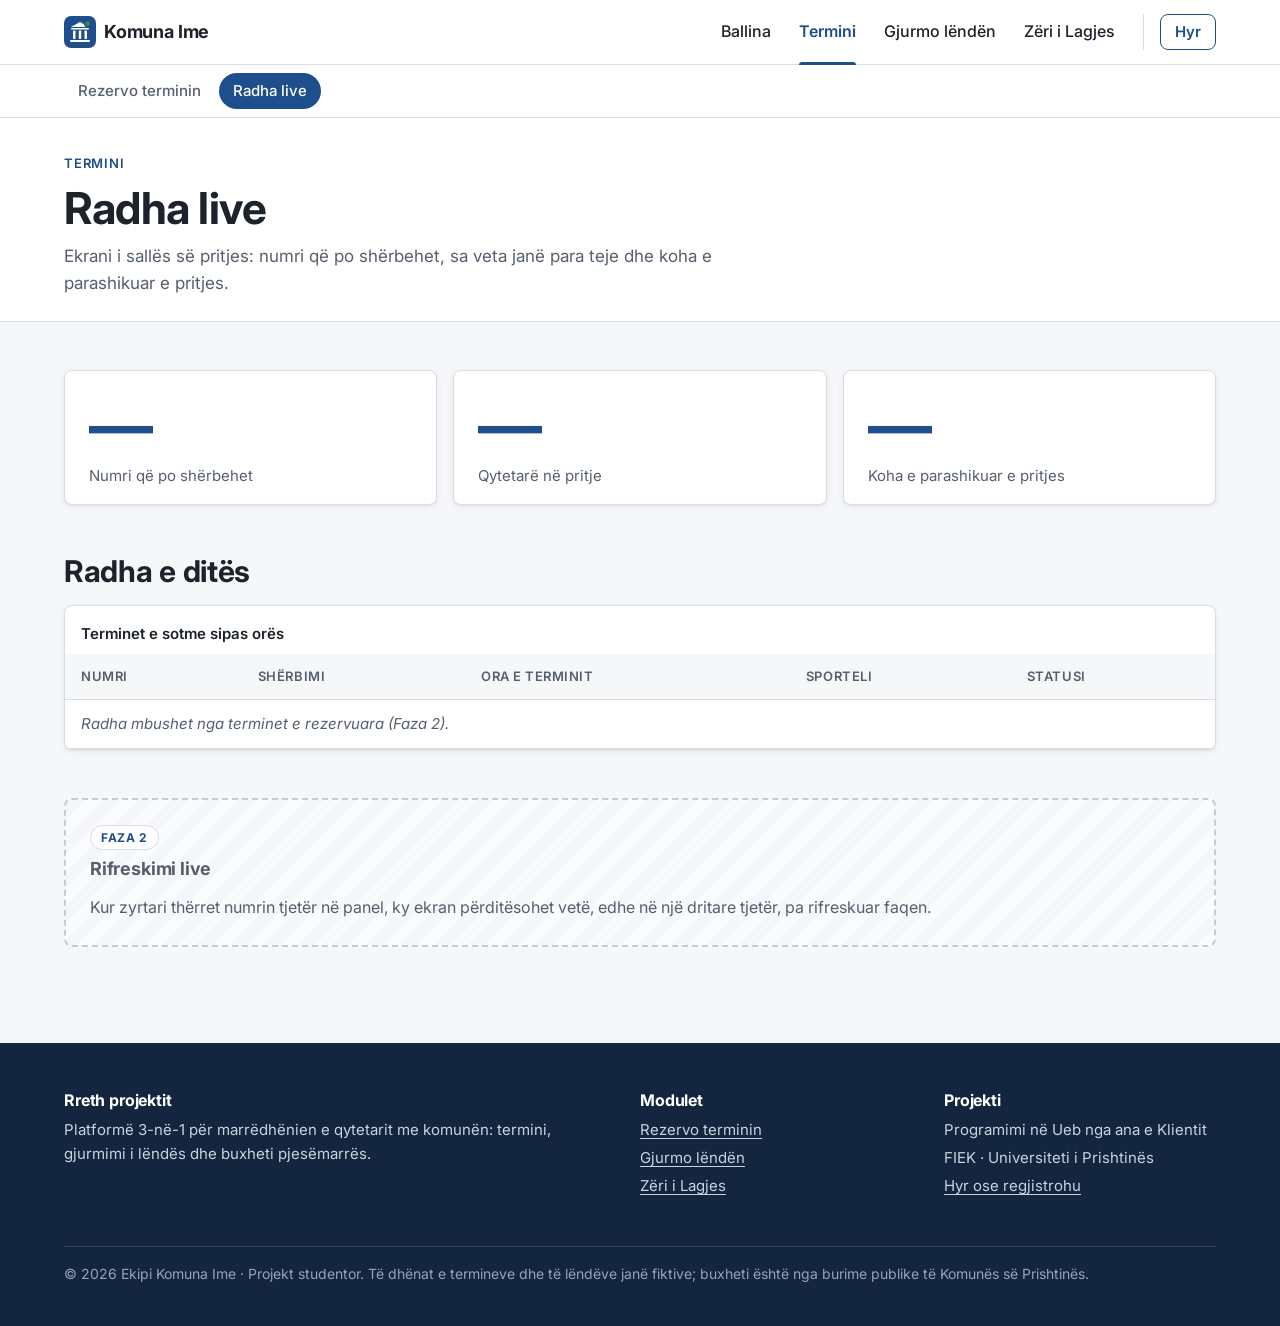
<file: radha.html>
<!DOCTYPE html>
<html lang="sq">
<head>
  <meta charset="UTF-8">
  <meta name="viewport" content="width=device-width, initial-scale=1.0">
  <title>Radha live | Komuna Ime</title>
  <meta name="description" content="Ndiq radhën në sportelet e komunës: numri aktual, qytetarët në pritje dhe koha e parashikuar e pritjes.">
  <meta name="author" content="Ekipi Komuna Ime – FIEK">
  <meta name="theme-color" content="#1f4e8c">
  <link rel="icon" href="img/favicon.svg" type="image/svg+xml">
  <link rel="preconnect" href="https://fonts.googleapis.com">
  <link rel="preconnect" href="https://fonts.gstatic.com" crossorigin>
  <link rel="stylesheet" href="https://fonts.googleapis.com/css2?family=Inter:wght@400;500;600;700&amp;display=swap">
  <link rel="stylesheet" href="css/style.css">
</head>
<body data-faqja="radha">
  <a href="#main" class="skip-link">Kalo te përmbajtja</a>

  <header class="koka">
    <div class="kontejner koka__brenda">
      <a class="logo" href="index.html">
        <img src="img/logo.svg" alt="" width="32" height="32">
        <span>Komuna Ime</span>
      </a>
      <button class="menu-butoni" type="button" aria-expanded="false" aria-controls="menuja">
        <span class="menu-ikona" aria-hidden="true"></span>
        <span class="sr-only">Hap menynë</span>
      </button>
      <nav id="menuja" class="menuja" aria-label="Navigimi kryesor">
        <ul>
          <li><a href="index.html">Ballina</a></li>
          <li><a href="termini.html" aria-current="true">Termini</a></li>
          <li><a href="lenda.html">Gjurmo lëndën</a></li>
          <li><a href="buxheti.html">Zëri i Lagjes</a></li>
          <li data-shfaq-per="zyrtar drejtues" hidden><a href="paneli-zyrtarit.html">Paneli</a></li>
        </ul>
        <div id="llogaria" class="llogaria">
          <a class="butoni butoni--dyte butoni--vogel" href="hyrja.html">Hyr</a>
        </div>
      </nav>
    </div>
  </header>

  <nav class="nen-navigimi" aria-label="Moduli Termini">
    <div class="kontejner">
      <ul>
        <li><a href="termini.html">Rezervo terminin</a></li>
        <li><a href="radha.html" aria-current="page">Radha live</a></li>
      </ul>
    </div>
  </nav>

  <main id="main">
    <div class="faqja-koka">
      <div class="kontejner">
        <span class="mbikalimi">Termini</span>
        <h1 id="titulli-faqes">Radha live</h1>
        <p>Ekrani i sallës së pritjes: numri që po shërbehet, sa veta janë para teje dhe koha e parashikuar e pritjes.</p>
      </div>
    </div>

    <div class="kontejner seksion">
      <section aria-labelledby="radha-tani">
        <h2 id="radha-tani" class="sr-only">Gjendja e radhës tani</h2>
        <div class="radha-ekrani" aria-live="polite">
          <div class="treguesi">
            <span class="treguesi__vlera" id="radha-numri">—</span>
            <span class="treguesi__emri">Numri që po shërbehet</span>
          </div>
          <div class="treguesi">
            <span class="treguesi__vlera" id="radha-pritje">—</span>
            <span class="treguesi__emri">Qytetarë në pritje</span>
          </div>
          <div class="treguesi">
            <span class="treguesi__vlera" id="radha-koha">—</span>
            <span class="treguesi__emri">Koha e parashikuar e pritjes</span>
          </div>
        </div>
      </section>

      <section class="seksion" aria-labelledby="radha-dites">
        <h2 id="radha-dites">Radha e ditës</h2>
        <div class="tabela-mbajtesi">
          <table>
            <caption>Terminet e sotme sipas orës</caption>
            <thead>
              <tr>
                <th scope="col">Numri</th>
                <th scope="col">Shërbimi</th>
                <th scope="col">Ora e terminit</th>
                <th scope="col">Sporteli</th>
                <th scope="col">Statusi</th>
              </tr>
            </thead>
            <tbody id="radha-tabela">
              <tr><td colspan="5" class="bosh">Radha mbushet nga terminet e rezervuara (Faza 2).</td></tr>
            </tbody>
          </table>
        </div>
      </section>

      <div class="ne-ndertim">
          <span class="ne-ndertim__faza">Faza 2</span>
          <h3>Rifreskimi live</h3>
          <p>Kur zyrtari thërret numrin tjetër në panel, ky ekran përditësohet vetë, edhe në një dritare tjetër, pa rifreskuar faqen.</p>
        </div>
    </div>
  </main>

  <footer class="kemba">
    <div class="kontejner">
      <div class="kemba__grid">
        <section aria-labelledby="kemba-rreth">
          <h2 id="kemba-rreth">Rreth projektit</h2>
          <p>Platformë 3-në-1 për marrëdhënien e qytetarit me komunën: termini, gjurmimi i lëndës dhe buxheti pjesëmarrës.</p>
        </section>
        <nav aria-labelledby="kemba-modulet">
          <h2 id="kemba-modulet">Modulet</h2>
          <ul>
            <li><a href="termini.html">Rezervo terminin</a></li>
            <li><a href="lenda.html">Gjurmo lëndën</a></li>
            <li><a href="buxheti.html">Zëri i Lagjes</a></li>
          </ul>
        </nav>
        <section aria-labelledby="kemba-projekti">
          <h2 id="kemba-projekti">Projekti</h2>
          <ul>
            <li>Programimi në Ueb nga ana e Klientit</li>
            <li>FIEK · Universiteti i Prishtinës</li>
            <li><a href="hyrja.html">Hyr ose regjistrohu</a></li>
          </ul>
        </section>
      </div>
      <p class="kemba__fundi">© <span data-viti>2026</span> Ekipi Komuna Ime · Projekt studentor. Të dhënat e termineve dhe të lëndëve janë fiktive; buxheti është nga burime publike të Komunës së Prishtinës.</p>
    </div>
  </footer>

  <script src="https://code.jquery.com/jquery-3.7.1.min.js" integrity="sha256-/JqT3SQfawRcv/BIHPThkBvs0OEvtFFmqPF/lYI/Cxo=" crossorigin="anonymous"></script>
  <script>window.jQuery || document.write('<script src="js/vendor/jquery-3.7.1.min.js"><\/script>');</script>
  <script src="js/storage.js"></script>
  <script src="js/ui.js"></script>
  <script src="js/termini.js"></script>
</body>
</html>
</file>
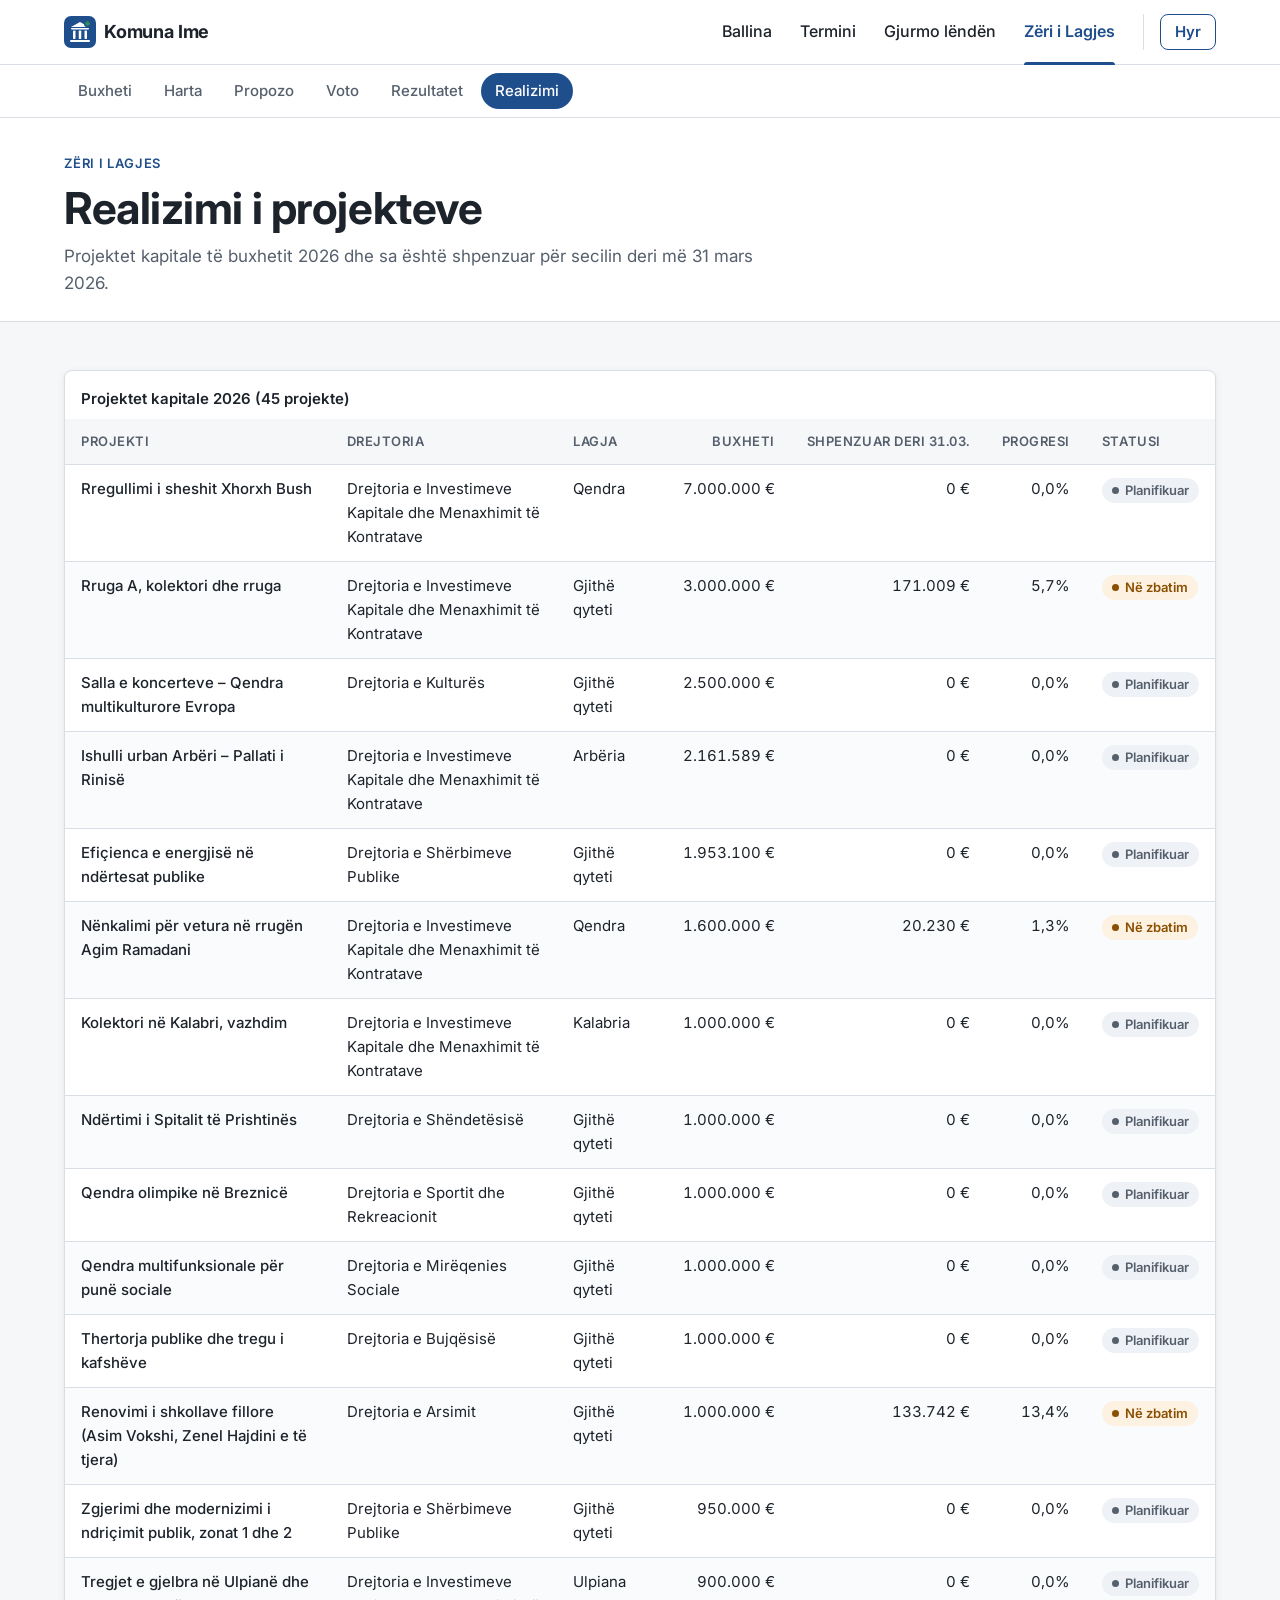
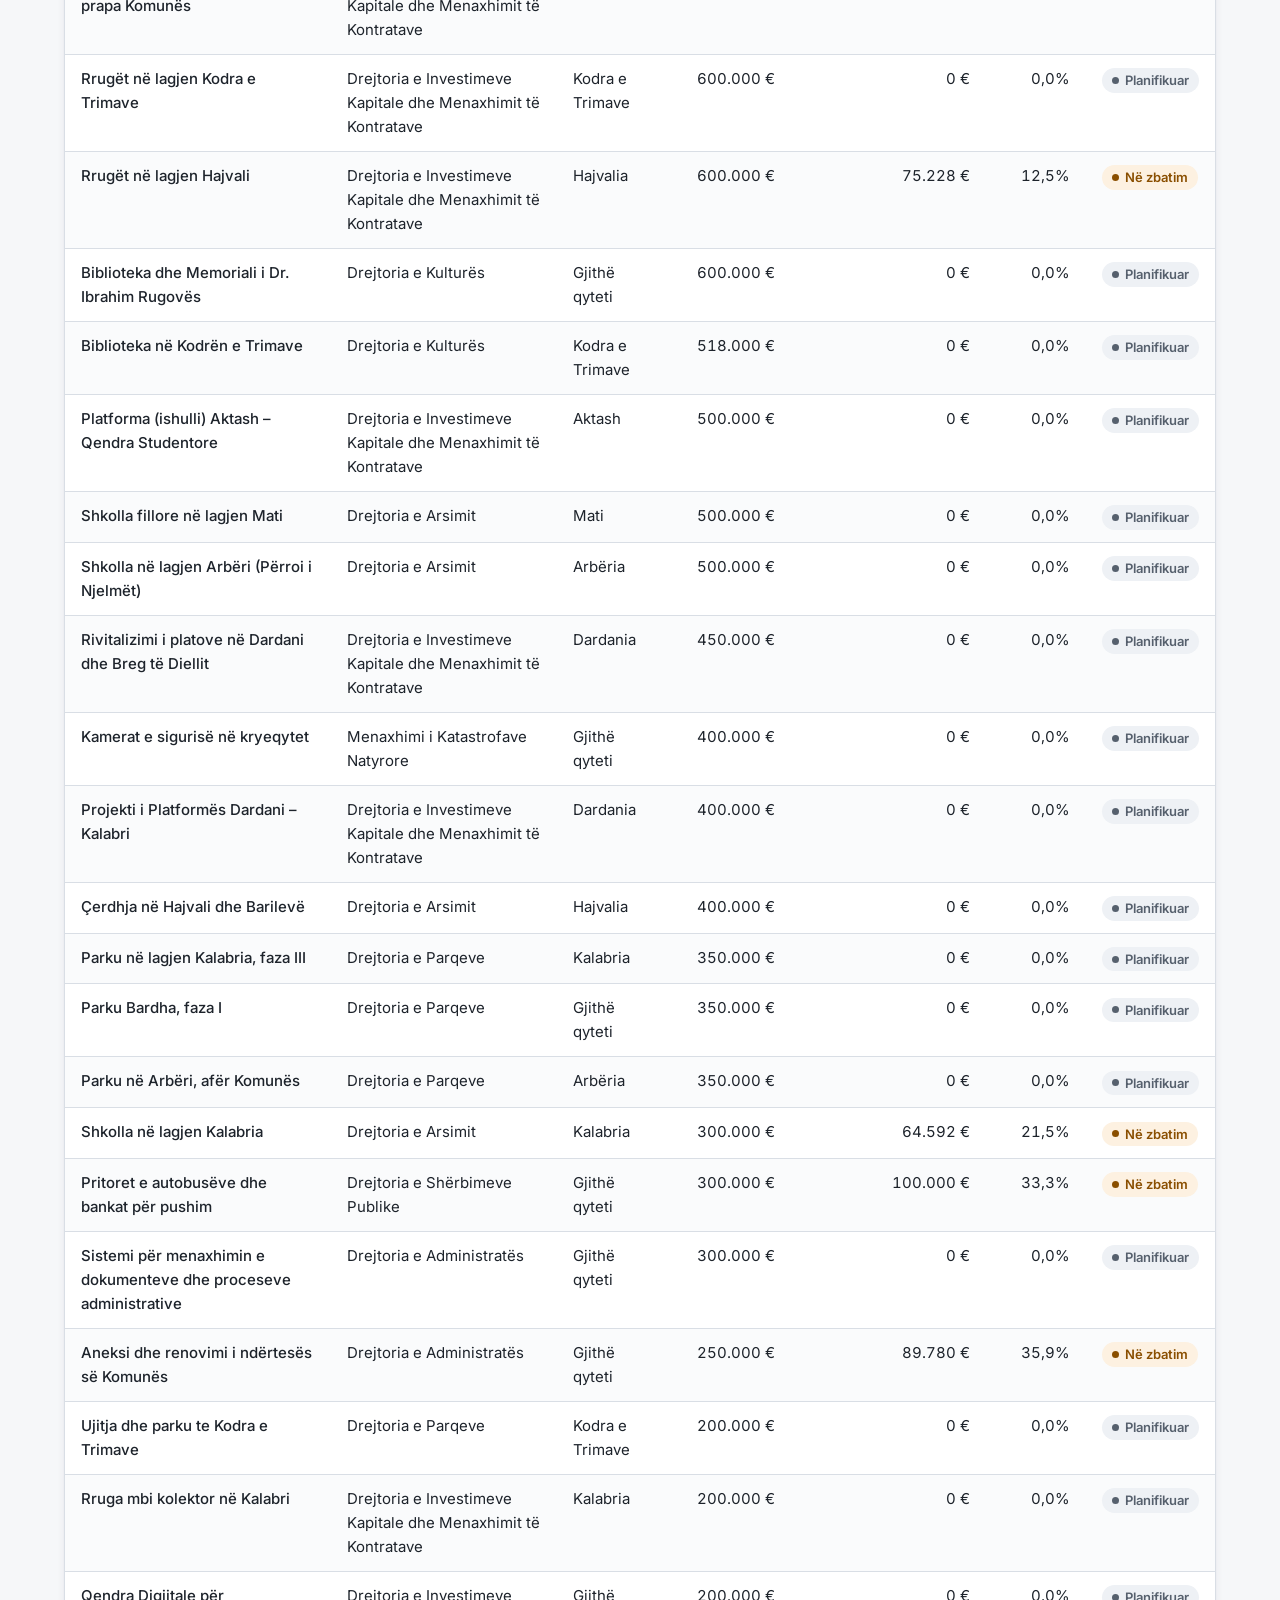
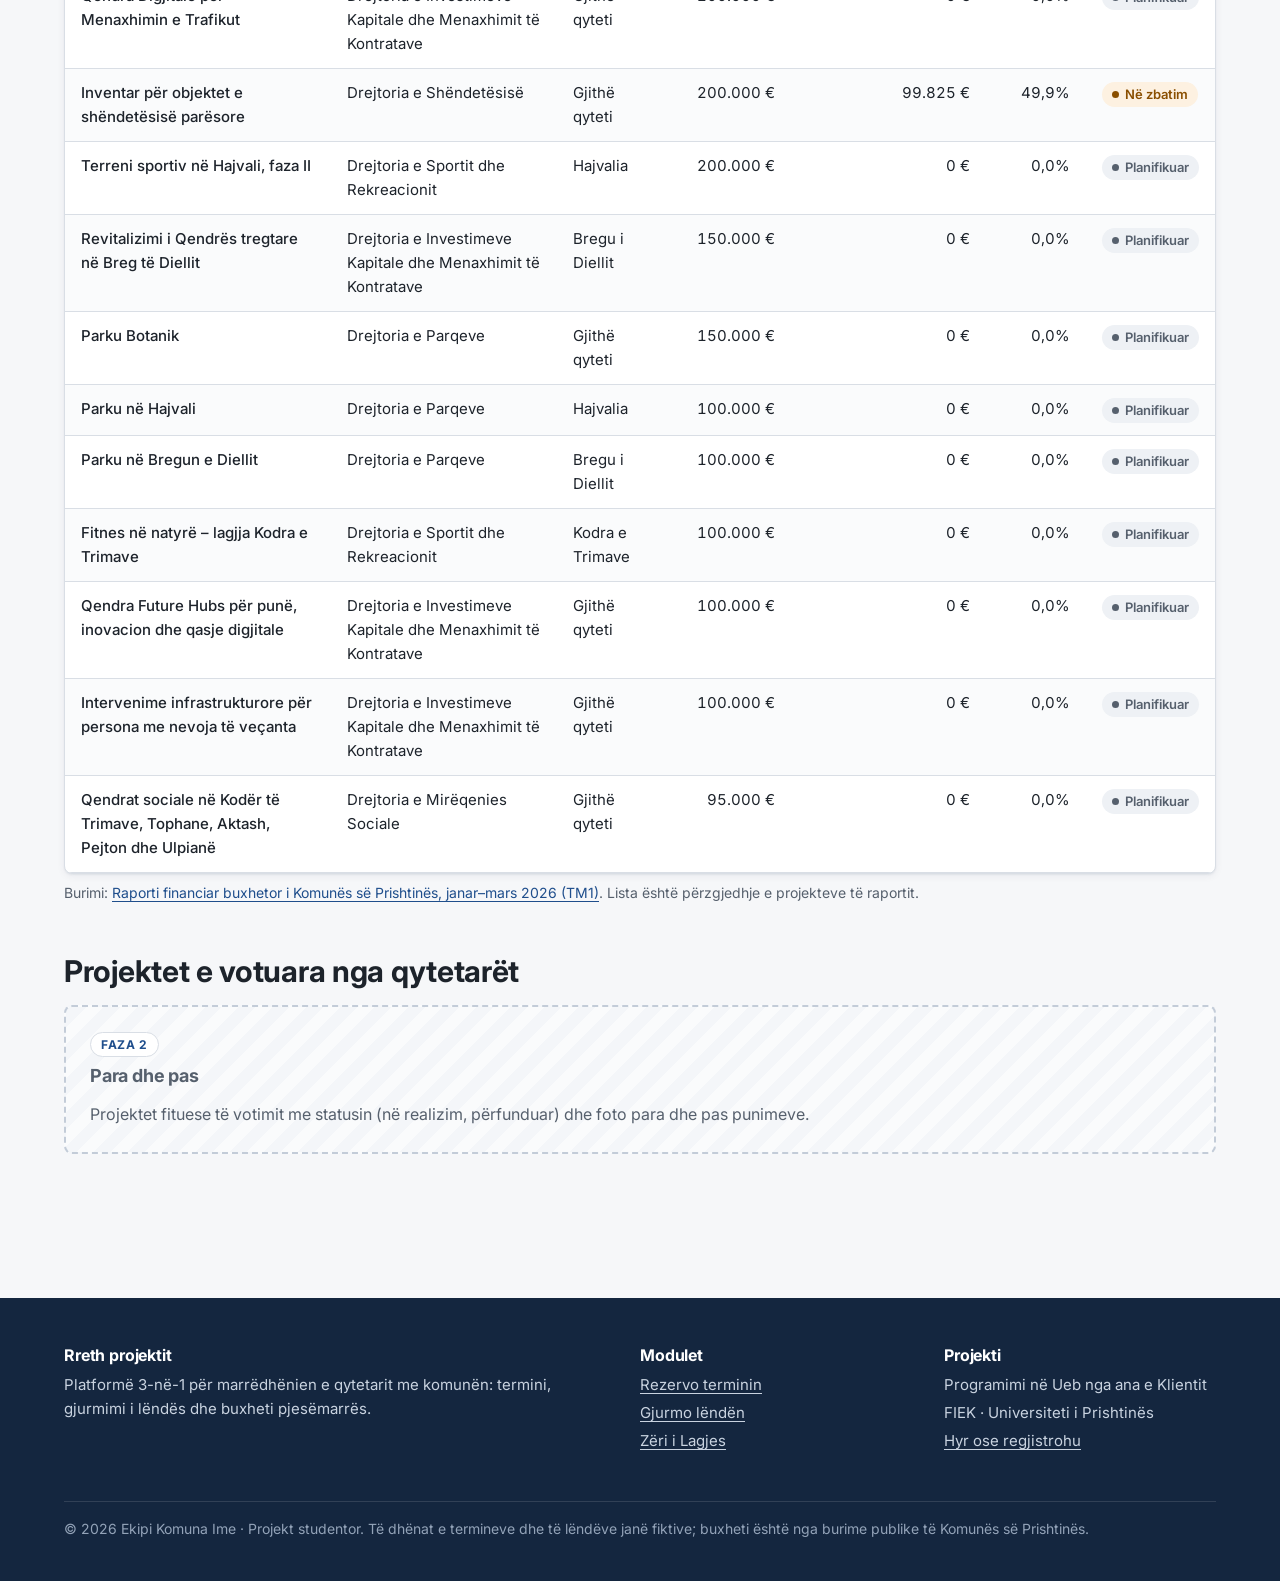
<file: realizimi.html>
<!DOCTYPE html>
<html lang="sq">
<head>
  <meta charset="UTF-8">
  <meta name="viewport" content="width=device-width, initial-scale=1.0">
  <title>Realizimi i projekteve | Komuna Ime</title>
  <meta name="description" content="Ndiq realizimin e projekteve kapitale të Prishtinës 2026: buxheti, shpenzimet deri në mars dhe statusi i secilit projekt.">
  <meta name="author" content="Ekipi Komuna Ime – FIEK">
  <meta name="theme-color" content="#1f4e8c">
  <link rel="icon" href="img/favicon.svg" type="image/svg+xml">
  <link rel="preconnect" href="https://fonts.googleapis.com">
  <link rel="preconnect" href="https://fonts.gstatic.com" crossorigin>
  <link rel="stylesheet" href="https://fonts.googleapis.com/css2?family=Inter:wght@400;500;600;700&amp;display=swap">
  <link rel="stylesheet" href="css/style.css">
</head>
<body data-faqja="realizimi">
  <a href="#main" class="skip-link">Kalo te përmbajtja</a>

  <header class="koka">
    <div class="kontejner koka__brenda">
      <a class="logo" href="index.html">
        <img src="img/logo.svg" alt="" width="32" height="32">
        <span>Komuna Ime</span>
      </a>
      <button class="menu-butoni" type="button" aria-expanded="false" aria-controls="menuja">
        <span class="menu-ikona" aria-hidden="true"></span>
        <span class="sr-only">Hap menynë</span>
      </button>
      <nav id="menuja" class="menuja" aria-label="Navigimi kryesor">
        <ul>
          <li><a href="index.html">Ballina</a></li>
          <li><a href="termini.html">Termini</a></li>
          <li><a href="lenda.html">Gjurmo lëndën</a></li>
          <li><a href="buxheti.html" aria-current="true">Zëri i Lagjes</a></li>
          <li data-shfaq-per="zyrtar drejtues" hidden><a href="paneli-zyrtarit.html">Paneli</a></li>
        </ul>
        <div id="llogaria" class="llogaria">
          <a class="butoni butoni--dyte butoni--vogel" href="hyrja.html">Hyr</a>
        </div>
      </nav>
    </div>
  </header>

  <nav class="nen-navigimi" aria-label="Moduli Zëri i Lagjes">
    <div class="kontejner">
      <ul>
        <li><a href="buxheti.html">Buxheti</a></li>
        <li><a href="harta.html">Harta</a></li>
        <li><a href="propozo.html">Propozo</a></li>
        <li><a href="voto.html">Voto</a></li>
        <li><a href="rezultatet.html">Rezultatet</a></li>
        <li><a href="realizimi.html" aria-current="page">Realizimi</a></li>
      </ul>
    </div>
  </nav>

  <main id="main">
    <div class="faqja-koka">
      <div class="kontejner">
        <span class="mbikalimi">Zëri i Lagjes</span>
        <h1 id="titulli-faqes">Realizimi i projekteve</h1>
        <p>Projektet kapitale të buxhetit 2026 dhe sa është shpenzuar për secilin deri më 31 mars 2026.</p>
      </div>
    </div>

    <div class="kontejner seksion">
      <div class="tabela-mbajtesi">
        <table>
          <caption>Projektet kapitale 2026 (<span data-numri-projekteve>—</span> projekte)</caption>
          <thead>
            <tr>
              <th scope="col">Projekti</th>
              <th scope="col">Drejtoria</th>
              <th scope="col">Lagja</th>
              <th scope="col" class="numer">Buxheti</th>
              <th scope="col" class="numer">Shpenzuar deri 31.03.</th>
              <th scope="col" class="numer">Progresi</th>
              <th scope="col">Statusi</th>
            </tr>
          </thead>
          <tbody data-tabela="projektet">
            <tr><td colspan="7" class="bosh">Po ngarkohet…</td></tr>
          </tbody>
        </table>
      </div>
      <p class="fusha__ndihme">Burimi: <a href="https://prishtina.rks-gov.net/wp-content/uploads/2026/04/1.Raporti-financiar-buxhetor-i-Komunes-se-Prishtines-janar-mars-2026-TM-1-L.pdf" target="_blank" rel="noopener">Raporti financiar buxhetor i Komunës së Prishtinës, janar–mars 2026 (TM1)</a>. Lista është përzgjedhje e projekteve të raportit.</p>

      <section class="seksion" aria-labelledby="fituesit-realizimi">
        <h2 id="fituesit-realizimi">Projektet e votuara nga qytetarët</h2>
        <div class="ne-ndertim">
          <span class="ne-ndertim__faza">Faza 2</span>
          <h3>Para dhe pas</h3>
          <p>Projektet fituese të votimit me statusin (në realizim, përfunduar) dhe foto para dhe pas punimeve.</p>
        </div>
      </section>
    </div>
  </main>

  <footer class="kemba">
    <div class="kontejner">
      <div class="kemba__grid">
        <section aria-labelledby="kemba-rreth">
          <h2 id="kemba-rreth">Rreth projektit</h2>
          <p>Platformë 3-në-1 për marrëdhënien e qytetarit me komunën: termini, gjurmimi i lëndës dhe buxheti pjesëmarrës.</p>
        </section>
        <nav aria-labelledby="kemba-modulet">
          <h2 id="kemba-modulet">Modulet</h2>
          <ul>
            <li><a href="termini.html">Rezervo terminin</a></li>
            <li><a href="lenda.html">Gjurmo lëndën</a></li>
            <li><a href="buxheti.html">Zëri i Lagjes</a></li>
          </ul>
        </nav>
        <section aria-labelledby="kemba-projekti">
          <h2 id="kemba-projekti">Projekti</h2>
          <ul>
            <li>Programimi në Ueb nga ana e Klientit</li>
            <li>FIEK · Universiteti i Prishtinës</li>
            <li><a href="hyrja.html">Hyr ose regjistrohu</a></li>
          </ul>
        </section>
      </div>
      <p class="kemba__fundi">© <span data-viti>2026</span> Ekipi Komuna Ime · Projekt studentor. Të dhënat e termineve dhe të lëndëve janë fiktive; buxheti është nga burime publike të Komunës së Prishtinës.</p>
    </div>
  </footer>

  <script src="https://code.jquery.com/jquery-3.7.1.min.js" integrity="sha256-/JqT3SQfawRcv/BIHPThkBvs0OEvtFFmqPF/lYI/Cxo=" crossorigin="anonymous"></script>
  <script>window.jQuery || document.write('<script src="js/vendor/jquery-3.7.1.min.js"><\/script>');</script>
  <script src="js/storage.js"></script>
  <script src="js/ui.js"></script>
  <script src="js/zeri.js"></script>
</body>
</html>
</file>
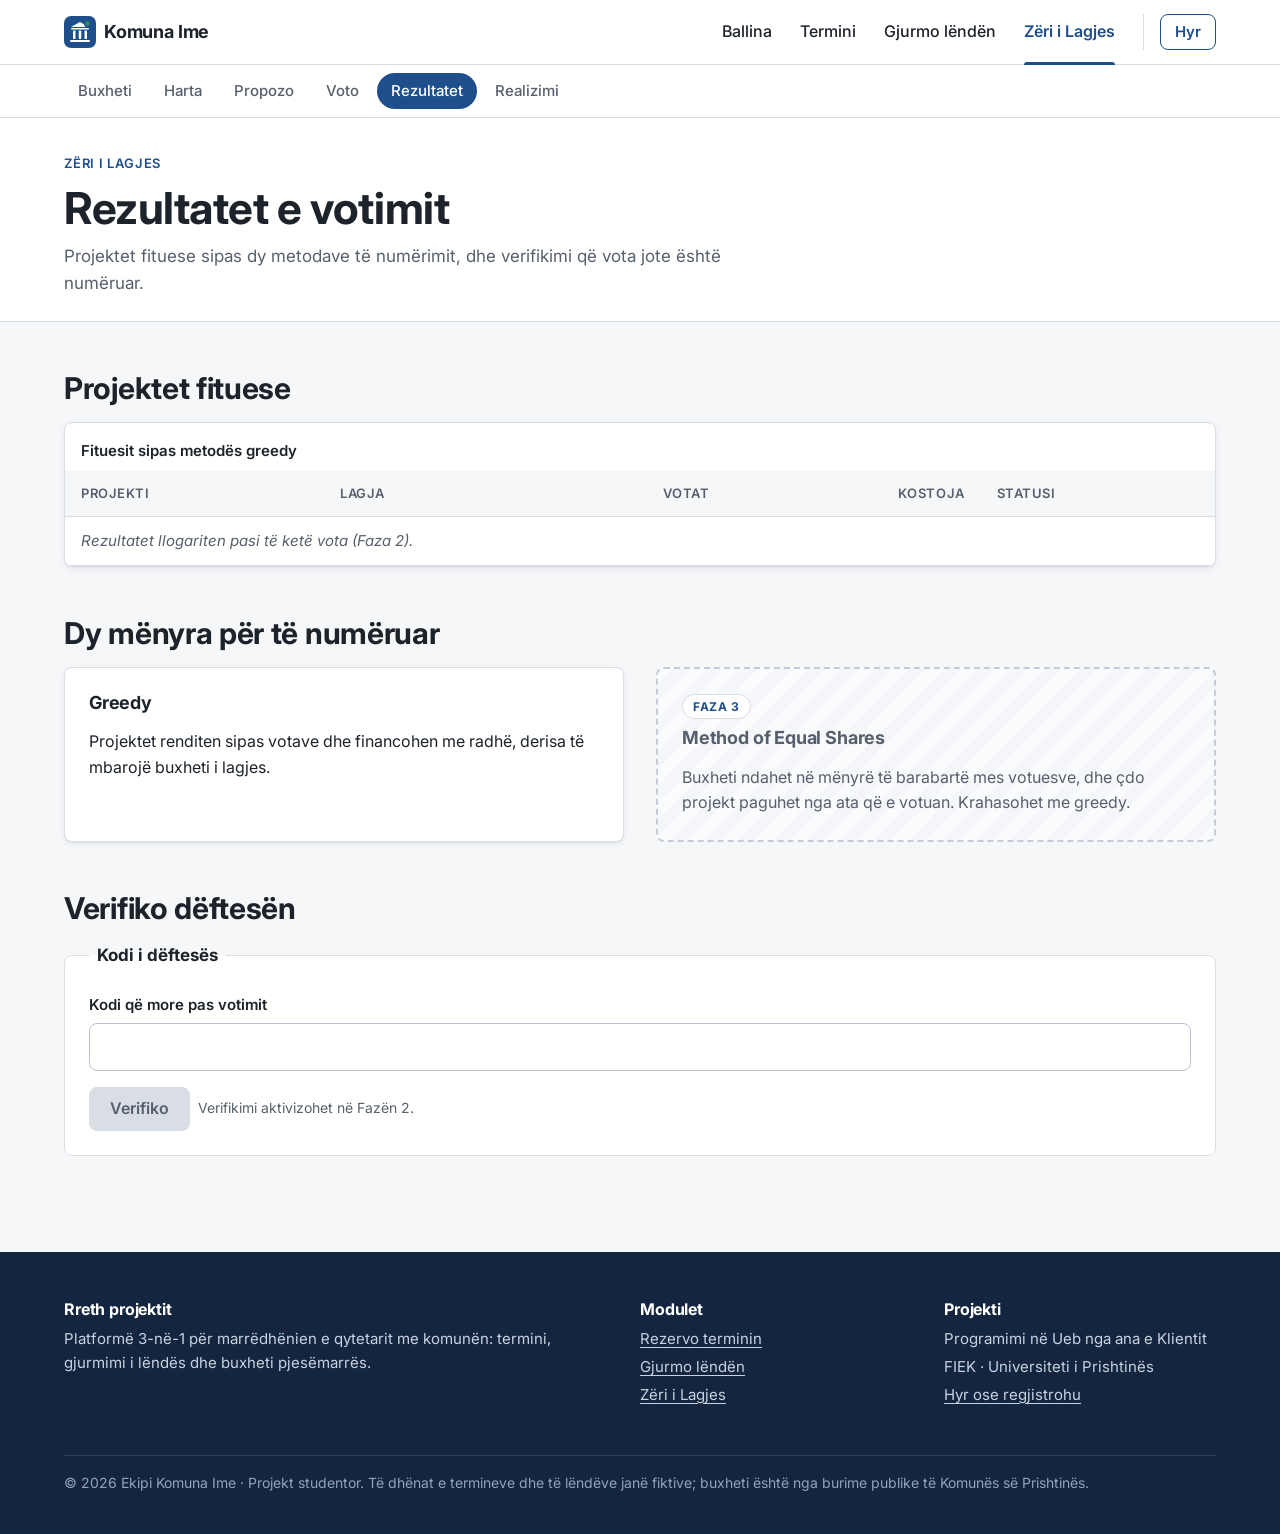
<file: rezultatet.html>
<!DOCTYPE html>
<html lang="sq">
<head>
  <meta charset="UTF-8">
  <meta name="viewport" content="width=device-width, initial-scale=1.0">
  <title>Rezultatet e votimit | Komuna Ime</title>
  <meta name="description" content="Rezultatet e votimit pjesëmarrës në lagjet e Prishtinës: fituesit me metodën greedy dhe Equal Shares, dhe verifikimi i dëftesës.">
  <meta name="author" content="Ekipi Komuna Ime – FIEK">
  <meta name="theme-color" content="#1f4e8c">
  <link rel="icon" href="img/favicon.svg" type="image/svg+xml">
  <link rel="preconnect" href="https://fonts.googleapis.com">
  <link rel="preconnect" href="https://fonts.gstatic.com" crossorigin>
  <link rel="stylesheet" href="https://fonts.googleapis.com/css2?family=Inter:wght@400;500;600;700&amp;display=swap">
  <link rel="stylesheet" href="css/style.css">
</head>
<body data-faqja="rezultatet">
  <a href="#main" class="skip-link">Kalo te përmbajtja</a>

  <header class="koka">
    <div class="kontejner koka__brenda">
      <a class="logo" href="index.html">
        <img src="img/logo.svg" alt="" width="32" height="32">
        <span>Komuna Ime</span>
      </a>
      <button class="menu-butoni" type="button" aria-expanded="false" aria-controls="menuja">
        <span class="menu-ikona" aria-hidden="true"></span>
        <span class="sr-only">Hap menynë</span>
      </button>
      <nav id="menuja" class="menuja" aria-label="Navigimi kryesor">
        <ul>
          <li><a href="index.html">Ballina</a></li>
          <li><a href="termini.html">Termini</a></li>
          <li><a href="lenda.html">Gjurmo lëndën</a></li>
          <li><a href="buxheti.html" aria-current="true">Zëri i Lagjes</a></li>
          <li data-shfaq-per="zyrtar drejtues" hidden><a href="paneli-zyrtarit.html">Paneli</a></li>
        </ul>
        <div id="llogaria" class="llogaria">
          <a class="butoni butoni--dyte butoni--vogel" href="hyrja.html">Hyr</a>
        </div>
      </nav>
    </div>
  </header>

  <nav class="nen-navigimi" aria-label="Moduli Zëri i Lagjes">
    <div class="kontejner">
      <ul>
        <li><a href="buxheti.html">Buxheti</a></li>
        <li><a href="harta.html">Harta</a></li>
        <li><a href="propozo.html">Propozo</a></li>
        <li><a href="voto.html">Voto</a></li>
        <li><a href="rezultatet.html" aria-current="page">Rezultatet</a></li>
        <li><a href="realizimi.html">Realizimi</a></li>
      </ul>
    </div>
  </nav>

  <main id="main">
    <div class="faqja-koka">
      <div class="kontejner">
        <span class="mbikalimi">Zëri i Lagjes</span>
        <h1 id="titulli-faqes">Rezultatet e votimit</h1>
        <p>Projektet fituese sipas dy metodave të numërimit, dhe verifikimi që vota jote është numëruar.</p>
      </div>
    </div>

    <div class="kontejner seksion">
      <section aria-labelledby="fituesit">
        <h2 id="fituesit">Projektet fituese</h2>
        <div class="tabela-mbajtesi">
          <table>
            <caption>Fituesit sipas metodës greedy</caption>
            <thead>
              <tr>
                <th scope="col">Projekti</th>
                <th scope="col">Lagja</th>
                <th scope="col" class="numer">Votat</th>
                <th scope="col" class="numer">Kostoja</th>
                <th scope="col">Statusi</th>
              </tr>
            </thead>
            <tbody id="rezultatet-tabela">
              <tr><td colspan="5" class="bosh">Rezultatet llogariten pasi të ketë vota (Faza 2).</td></tr>
            </tbody>
          </table>
        </div>
      </section>

      <section class="seksion" aria-labelledby="metodat">
        <h2 id="metodat">Dy mënyra për të numëruar</h2>
        <div class="dy-kolona">
          <div class="karta">
            <h3>Greedy</h3>
            <p>Projektet renditen sipas votave dhe financohen me radhë, derisa të mbarojë buxheti i lagjes.</p>
          </div>
          <div class="ne-ndertim">
          <span class="ne-ndertim__faza">Faza 3</span>
          <h3>Method of Equal Shares</h3>
          <p>Buxheti ndahet në mënyrë të barabartë mes votuesve, dhe çdo projekt paguhet nga ata që e votuan. Krahasohet me greedy.</p>
        </div>
        </div>
      </section>

      <section aria-labelledby="verifiko">
        <h2 id="verifiko">Verifiko dëftesën</h2>
        <form id="forma-defteza" class="forma" action="#" method="get" role="search" aria-label="Verifiko dëftesën e votës">
          <fieldset>
            <legend>Kodi i dëftesës</legend>
            <div class="fusha">
              <label for="defteza-kodi">Kodi që more pas votimit</label>
              <input type="text" id="defteza-kodi" name="kodi" autocomplete="off" spellcheck="false" required>
            </div>
            <div class="veprimet-e-formes">
              <button type="submit" class="butoni" disabled>Verifiko</button>
              <span class="fusha__ndihme">Verifikimi aktivizohet në Fazën 2.</span>
            </div>
          </fieldset>
        </form>
      </section>
    </div>
  </main>

  <footer class="kemba">
    <div class="kontejner">
      <div class="kemba__grid">
        <section aria-labelledby="kemba-rreth">
          <h2 id="kemba-rreth">Rreth projektit</h2>
          <p>Platformë 3-në-1 për marrëdhënien e qytetarit me komunën: termini, gjurmimi i lëndës dhe buxheti pjesëmarrës.</p>
        </section>
        <nav aria-labelledby="kemba-modulet">
          <h2 id="kemba-modulet">Modulet</h2>
          <ul>
            <li><a href="termini.html">Rezervo terminin</a></li>
            <li><a href="lenda.html">Gjurmo lëndën</a></li>
            <li><a href="buxheti.html">Zëri i Lagjes</a></li>
          </ul>
        </nav>
        <section aria-labelledby="kemba-projekti">
          <h2 id="kemba-projekti">Projekti</h2>
          <ul>
            <li>Programimi në Ueb nga ana e Klientit</li>
            <li>FIEK · Universiteti i Prishtinës</li>
            <li><a href="hyrja.html">Hyr ose regjistrohu</a></li>
          </ul>
        </section>
      </div>
      <p class="kemba__fundi">© <span data-viti>2026</span> Ekipi Komuna Ime · Projekt studentor. Të dhënat e termineve dhe të lëndëve janë fiktive; buxheti është nga burime publike të Komunës së Prishtinës.</p>
    </div>
  </footer>

  <script src="https://code.jquery.com/jquery-3.7.1.min.js" integrity="sha256-/JqT3SQfawRcv/BIHPThkBvs0OEvtFFmqPF/lYI/Cxo=" crossorigin="anonymous"></script>
  <script>window.jQuery || document.write('<script src="js/vendor/jquery-3.7.1.min.js"><\/script>');</script>
  <script src="js/storage.js"></script>
  <script src="js/forma.js"></script>
  <script src="js/ui.js"></script>
  <script src="js/algoritmet.js"></script>
</body>
</html>
</file>
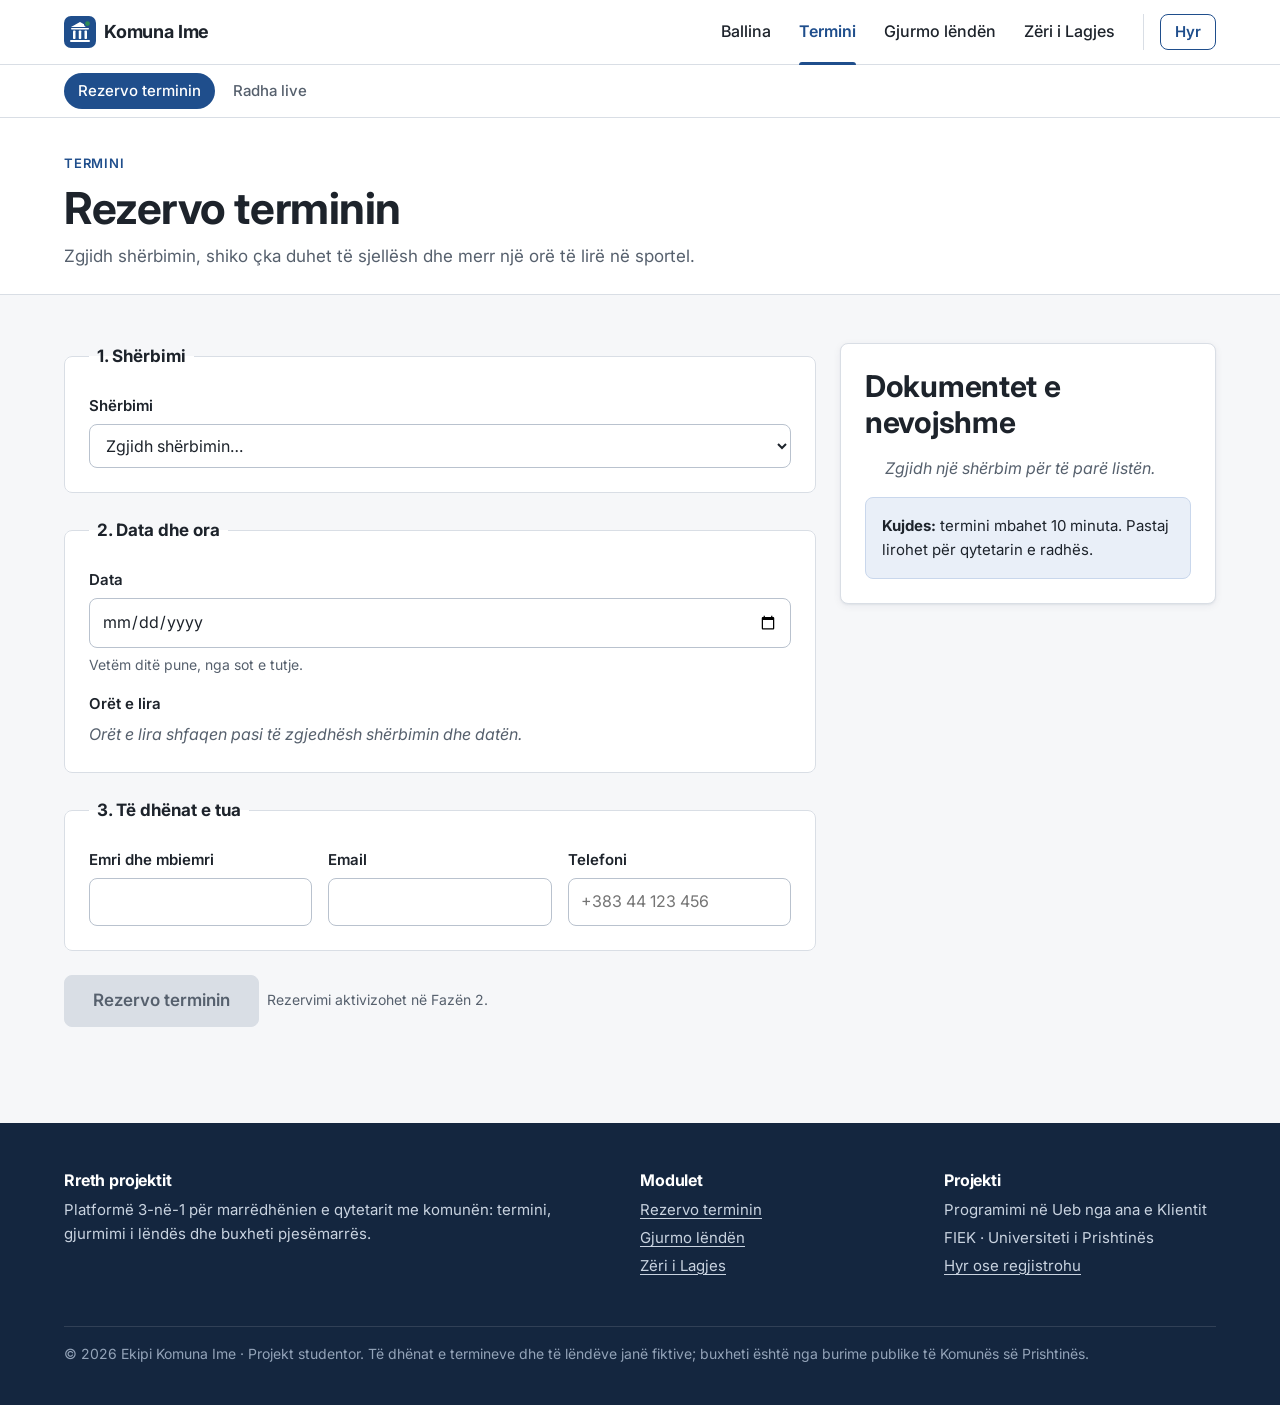
<file: termini.html>
<!DOCTYPE html>
<html lang="sq">
<head>
  <meta charset="UTF-8">
  <meta name="viewport" content="width=device-width, initial-scale=1.0">
  <title>Rezervo terminin | Komuna Ime</title>
  <meta name="description" content="Rezervo online terminin në zyrat e komunës dhe merr listën e dokumenteve që duhet të sjellësh.">
  <meta name="author" content="Ekipi Komuna Ime – FIEK">
  <meta name="theme-color" content="#1f4e8c">
  <link rel="icon" href="img/favicon.svg" type="image/svg+xml">
  <link rel="preconnect" href="https://fonts.googleapis.com">
  <link rel="preconnect" href="https://fonts.gstatic.com" crossorigin>
  <link rel="stylesheet" href="https://fonts.googleapis.com/css2?family=Inter:wght@400;500;600;700&amp;display=swap">
  <link rel="stylesheet" href="css/style.css">
</head>
<body data-faqja="termini">
  <a href="#main" class="skip-link">Kalo te përmbajtja</a>

  <header class="koka">
    <div class="kontejner koka__brenda">
      <a class="logo" href="index.html">
        <img src="img/logo.svg" alt="" width="32" height="32">
        <span>Komuna Ime</span>
      </a>
      <button class="menu-butoni" type="button" aria-expanded="false" aria-controls="menuja">
        <span class="menu-ikona" aria-hidden="true"></span>
        <span class="sr-only">Hap menynë</span>
      </button>
      <nav id="menuja" class="menuja" aria-label="Navigimi kryesor">
        <ul>
          <li><a href="index.html">Ballina</a></li>
          <li><a href="termini.html" aria-current="page">Termini</a></li>
          <li><a href="lenda.html">Gjurmo lëndën</a></li>
          <li><a href="buxheti.html">Zëri i Lagjes</a></li>
          <li data-shfaq-per="zyrtar drejtues" hidden><a href="paneli-zyrtarit.html">Paneli</a></li>
        </ul>
        <div id="llogaria" class="llogaria">
          <a class="butoni butoni--dyte butoni--vogel" href="hyrja.html">Hyr</a>
        </div>
      </nav>
    </div>
  </header>

  <nav class="nen-navigimi" aria-label="Moduli Termini">
    <div class="kontejner">
      <ul>
        <li><a href="termini.html" aria-current="page">Rezervo terminin</a></li>
        <li><a href="radha.html">Radha live</a></li>
      </ul>
    </div>
  </nav>

  <main id="main">
    <div class="faqja-koka">
      <div class="kontejner">
        <span class="mbikalimi">Termini</span>
        <h1 id="titulli-faqes">Rezervo terminin</h1>
        <p>Zgjidh shërbimin, shiko çka duhet të sjellësh dhe merr një orë të lirë në sportel.</p>
      </div>
    </div>

    <div class="kontejner seksion">
      <div class="termini-faqja">
        <form id="forma-termini" class="forma" action="#" method="post" aria-describedby="termini-shenim">
          <fieldset>
            <legend>1. Shërbimi</legend>
            <div class="fusha">
              <label for="termini-sherbimi">Shërbimi</label>
              <select id="termini-sherbimi" name="sherbim_id" required>
                <option value="">Zgjidh shërbimin…</option>
              </select>
            </div>
          </fieldset>

          <fieldset>
            <legend>2. Data dhe ora</legend>
            <div class="fusha">
              <label for="termini-data">Data</label>
              <input type="date" id="termini-data" name="data" required aria-describedby="termini-data-ndihme">
              <p id="termini-data-ndihme" class="fusha__ndihme">Vetëm ditë pune, nga sot e tutje.</p>
            </div>
            <div class="fusha">
              <span class="etiketa-fushes" id="oret-etiketa">Orët e lira</span>
              <div class="oret" id="termini-oret" role="radiogroup" aria-labelledby="oret-etiketa">
                <p class="bosh">Orët e lira shfaqen pasi të zgjedhësh shërbimin dhe datën.</p>
              </div>
            </div>
          </fieldset>

          <fieldset>
            <legend>3. Të dhënat e tua</legend>
            <div class="rreshti-fushash">
              <div class="fusha">
                <label for="termini-emri">Emri dhe mbiemri</label>
                <input type="text" id="termini-emri" name="emri" autocomplete="name" minlength="3" required>
              </div>
              <div class="fusha">
                <label for="termini-email">Email</label>
                <input type="email" id="termini-email" name="email" autocomplete="email" required>
              </div>
              <div class="fusha">
                <label for="termini-telefoni">Telefoni</label>
                <input type="tel" id="termini-telefoni" name="telefoni" autocomplete="tel" placeholder="+383 44 123 456" required>
              </div>
            </div>
          </fieldset>

          <div class="veprimet-e-formes">
            <button type="submit" class="butoni butoni--madh" disabled>Rezervo terminin</button>
            <p id="termini-shenim" class="fusha__ndihme">Rezervimi aktivizohet në Fazën 2.</p>
          </div>
        </form>

        <aside class="karta" aria-labelledby="dokumentet-titulli">
          <h2 id="dokumentet-titulli">Dokumentet e nevojshme</h2>
          <ul id="termini-dokumentet">
            <li class="bosh">Zgjidh një shërbim për të parë listën.</li>
          </ul>
          <dl id="termini-detajet" class="te-dhenat" hidden>
            <dt>Koha në sportel</dt>
            <dd id="termini-kohezgjatja">—</dd>
            <dt>Afati për vendim</dt>
            <dd id="termini-afati">—</dd>
          </dl>
          <div class="kutia-info">
            <p><strong>Kujdes:</strong> termini mbahet 10 minuta. Pastaj lirohet për qytetarin e radhës.</p>
          </div>
        </aside>
      </div>
    </div>
  </main>

  <footer class="kemba">
    <div class="kontejner">
      <div class="kemba__grid">
        <section aria-labelledby="kemba-rreth">
          <h2 id="kemba-rreth">Rreth projektit</h2>
          <p>Platformë 3-në-1 për marrëdhënien e qytetarit me komunën: termini, gjurmimi i lëndës dhe buxheti pjesëmarrës.</p>
        </section>
        <nav aria-labelledby="kemba-modulet">
          <h2 id="kemba-modulet">Modulet</h2>
          <ul>
            <li><a href="termini.html">Rezervo terminin</a></li>
            <li><a href="lenda.html">Gjurmo lëndën</a></li>
            <li><a href="buxheti.html">Zëri i Lagjes</a></li>
          </ul>
        </nav>
        <section aria-labelledby="kemba-projekti">
          <h2 id="kemba-projekti">Projekti</h2>
          <ul>
            <li>Programimi në Ueb nga ana e Klientit</li>
            <li>FIEK · Universiteti i Prishtinës</li>
            <li><a href="hyrja.html">Hyr ose regjistrohu</a></li>
          </ul>
        </section>
      </div>
      <p class="kemba__fundi">© <span data-viti>2026</span> Ekipi Komuna Ime · Projekt studentor. Të dhënat e termineve dhe të lëndëve janë fiktive; buxheti është nga burime publike të Komunës së Prishtinës.</p>
    </div>
  </footer>

  <script src="https://code.jquery.com/jquery-3.7.1.min.js" integrity="sha256-/JqT3SQfawRcv/BIHPThkBvs0OEvtFFmqPF/lYI/Cxo=" crossorigin="anonymous"></script>
  <script>window.jQuery || document.write('<script src="js/vendor/jquery-3.7.1.min.js"><\/script>');</script>
  <script src="js/storage.js"></script>
  <script src="js/forma.js"></script>
  <script src="js/ui.js"></script>
  <script src="js/termini.js"></script>
</body>
</html>
</file>
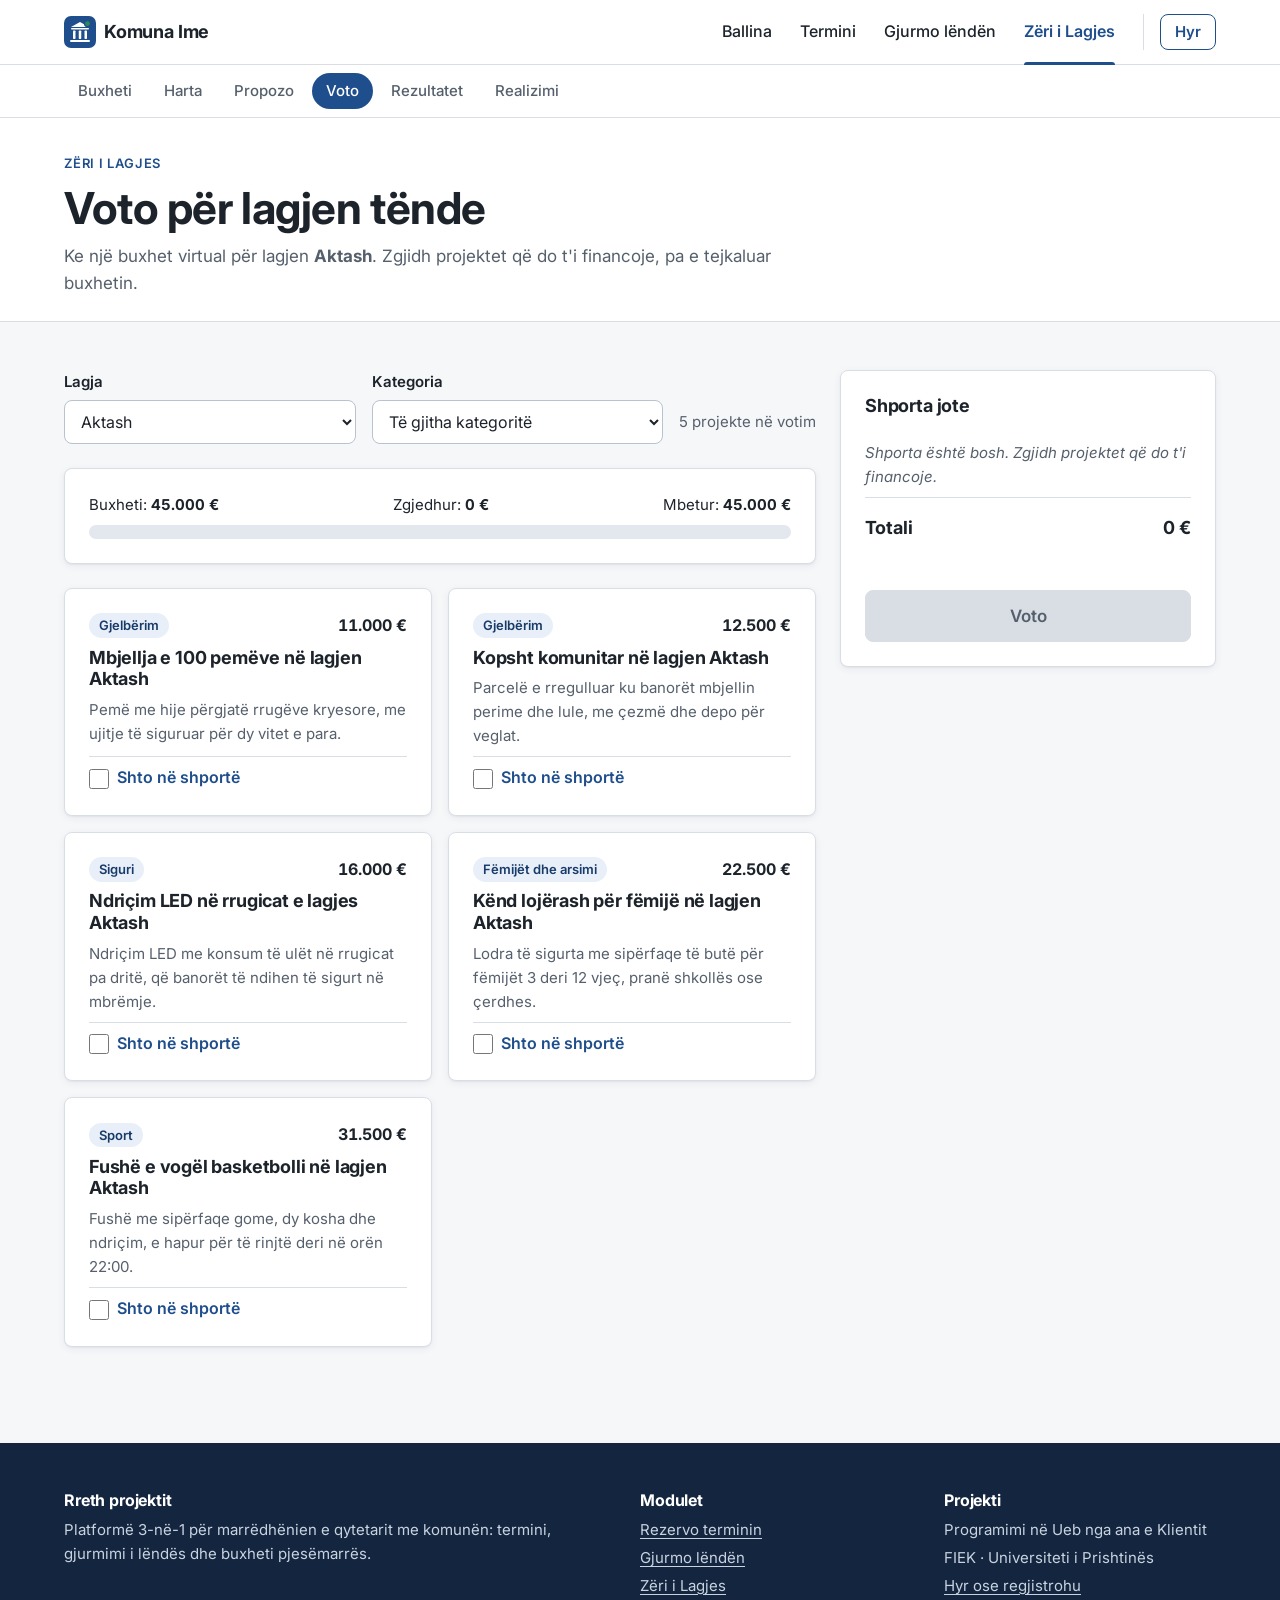
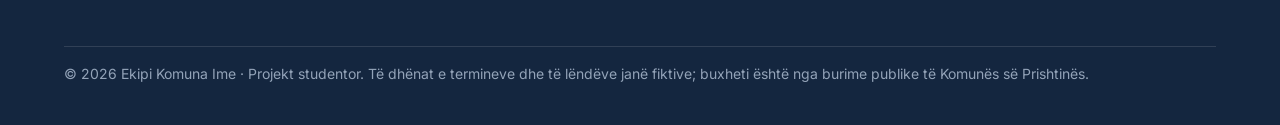
<file: voto.html>
<!DOCTYPE html>
<html lang="sq">
<head>
  <meta charset="UTF-8">
  <meta name="viewport" content="width=device-width, initial-scale=1.0">
  <title>Voto për lagjen | Komuna Ime</title>
  <meta name="description" content="Voto projektet e lagjes tënde në Prishtinë me një buxhet virtual: zgjidh, shih totalin dhe mos e tejkalo buxhetin.">
  <meta name="author" content="Ekipi Komuna Ime – FIEK">
  <meta name="theme-color" content="#1f4e8c">
  <link rel="icon" href="img/favicon.svg" type="image/svg+xml">
  <link rel="preconnect" href="https://fonts.googleapis.com">
  <link rel="preconnect" href="https://fonts.gstatic.com" crossorigin>
  <link rel="stylesheet" href="https://fonts.googleapis.com/css2?family=Inter:wght@400;500;600;700&amp;display=swap">
  <link rel="stylesheet" href="css/style.css">
</head>
<body data-faqja="voto">
  <a href="#main" class="skip-link">Kalo te përmbajtja</a>

  <header class="koka">
    <div class="kontejner koka__brenda">
      <a class="logo" href="index.html">
        <img src="img/logo.svg" alt="" width="32" height="32">
        <span>Komuna Ime</span>
      </a>
      <button class="menu-butoni" type="button" aria-expanded="false" aria-controls="menuja">
        <span class="menu-ikona" aria-hidden="true"></span>
        <span class="sr-only">Hap menynë</span>
      </button>
      <nav id="menuja" class="menuja" aria-label="Navigimi kryesor">
        <ul>
          <li><a href="index.html">Ballina</a></li>
          <li><a href="termini.html">Termini</a></li>
          <li><a href="lenda.html">Gjurmo lëndën</a></li>
          <li><a href="buxheti.html" aria-current="true">Zëri i Lagjes</a></li>
          <li data-shfaq-per="zyrtar drejtues" hidden><a href="paneli-zyrtarit.html">Paneli</a></li>
        </ul>
        <div id="llogaria" class="llogaria">
          <a class="butoni butoni--dyte butoni--vogel" href="hyrja.html">Hyr</a>
        </div>
      </nav>
    </div>
  </header>

  <nav class="nen-navigimi" aria-label="Moduli Zëri i Lagjes">
    <div class="kontejner">
      <ul>
        <li><a href="buxheti.html">Buxheti</a></li>
        <li><a href="harta.html">Harta</a></li>
        <li><a href="propozo.html">Propozo</a></li>
        <li><a href="voto.html" aria-current="page">Voto</a></li>
        <li><a href="rezultatet.html">Rezultatet</a></li>
        <li><a href="realizimi.html">Realizimi</a></li>
      </ul>
    </div>
  </nav>

  <main id="main">
    <div class="faqja-koka">
      <div class="kontejner">
        <span class="mbikalimi">Zëri i Lagjes</span>
        <h1 id="titulli-faqes">Voto për lagjen tënde</h1>
        <p>Ke një buxhet virtual për lagjen <strong data-emri-lagjes>tënde</strong>. Zgjidh projektet që do t'i financoje, pa e tejkaluar buxhetin.</p>
      </div>
    </div>

    <div class="kontejner seksion">
      <div class="voto-faqja">
        <section aria-labelledby="projektet-titulli">
          <h2 id="projektet-titulli" class="sr-only">Projektet në votim</h2>
          <div class="voto-filtrat">
            <div class="fusha">
              <label for="voto-lagja">Lagja</label>
              <select id="voto-lagja" name="lagja"></select>
            </div>
            <div class="fusha">
              <label for="voto-kategoria">Kategoria</label>
              <select id="voto-kategoria" name="kategoria">
                <option value="">Të gjitha kategoritë</option>
              </select>
            </div>
            <p class="voto-filtrat__numri" aria-live="polite"><span id="voto-numri-projekteve">0</span> projekte në votim</p>
          </div>

          <div class="karta buxheti-virtual">
            <div class="buxheti-virtual__shifrat">
              <span>Buxheti: <strong id="voto-buxheti">—</strong></span>
              <span>Zgjedhur: <strong id="voto-shpenzuar">—</strong></span>
              <span>Mbetur: <strong id="voto-mbetur">—</strong></span>
            </div>
            <!-- div me role="progressbar" në vend të <progress>, që ngjyra të ndryshojë kur buxheti tejkalohet -->
            <!-- [html-validate-disable-next prefer-native-element] -->
            <div id="shiriti-buxhetit" class="shiriti-buxhetit" role="progressbar" aria-label="Buxheti i zgjedhur" aria-valuemin="0" aria-valuemax="0" aria-valuenow="0">
              <div class="shiriti-buxhetit__mbushja"></div>
            </div>
          </div>

          <div id="lista-projekteve" class="lista-projekteve">
            <p class="bosh">Projektet po ngarkohen…</p>
          </div>
        </section>

        <aside id="shporta" class="shporta" aria-labelledby="shporta-titulli">
          <button type="button" id="butoni-shporta" class="shporta__permbledhja" aria-expanded="false" aria-controls="shporta-trupi">
            <span>Shporta <span id="shporta-numri" class="distinktivi">0</span></span>
            <span id="shporta-totali-shkurt">—</span>
          </button>
          <div id="shporta-trupi" class="shporta__trupi">
            <h2 id="shporta-titulli">Shporta jote</h2>
            <form id="forma-votimi" action="#" method="post">
              <ul id="shporta-lista" class="shporta__lista"></ul>
              <p class="shporta__totali"><span>Totali</span><span id="shporta-totali">0 €</span></p>
              <p id="shporta-mesazhi" class="shporta__mesazhi" aria-live="polite"></p>
              <button type="submit" id="butoni-voto" class="butoni butoni--plot butoni--madh" disabled>Voto</button>
            </form>
          </div>
        </aside>
      </div>
    </div>
  </main>

  <footer class="kemba">
    <div class="kontejner">
      <div class="kemba__grid">
        <section aria-labelledby="kemba-rreth">
          <h2 id="kemba-rreth">Rreth projektit</h2>
          <p>Platformë 3-në-1 për marrëdhënien e qytetarit me komunën: termini, gjurmimi i lëndës dhe buxheti pjesëmarrës.</p>
        </section>
        <nav aria-labelledby="kemba-modulet">
          <h2 id="kemba-modulet">Modulet</h2>
          <ul>
            <li><a href="termini.html">Rezervo terminin</a></li>
            <li><a href="lenda.html">Gjurmo lëndën</a></li>
            <li><a href="buxheti.html">Zëri i Lagjes</a></li>
          </ul>
        </nav>
        <section aria-labelledby="kemba-projekti">
          <h2 id="kemba-projekti">Projekti</h2>
          <ul>
            <li>Programimi në Ueb nga ana e Klientit</li>
            <li>FIEK · Universiteti i Prishtinës</li>
            <li><a href="hyrja.html">Hyr ose regjistrohu</a></li>
          </ul>
        </section>
      </div>
      <p class="kemba__fundi">© <span data-viti>2026</span> Ekipi Komuna Ime · Projekt studentor. Të dhënat e termineve dhe të lëndëve janë fiktive; buxheti është nga burime publike të Komunës së Prishtinës.</p>
    </div>
  </footer>

  <script src="https://code.jquery.com/jquery-3.7.1.min.js" integrity="sha256-/JqT3SQfawRcv/BIHPThkBvs0OEvtFFmqPF/lYI/Cxo=" crossorigin="anonymous"></script>
  <script>window.jQuery || document.write('<script src="js/vendor/jquery-3.7.1.min.js"><\/script>');</script>
  <script src="js/storage.js"></script>
  <script src="js/ui.js"></script>
  <script src="js/algoritmet.js"></script>
  <script src="js/voto.js"></script>
</body>
</html>
</file>
<file: css/style.css>
/* ==========================================================================
   Komuna Ime — style.css
   Një stil i përbashkët, mobile-first, me ngjyrat si CSS variables.

   Për të shmangur konfliktet në Git, secili anëtar punon në seksionin e vet:
     1–7   Bazat, layout-i, header-i, footer-i, komponentët   → Anëtari 1
     8     Termini dhe Radha                                  → Anëtari 1
     9     Lënda, hyrja dhe panelet                           → Anëtari 2
     10    Buxheti, harta, propozimet, realizimi              → Anëtari 3
     11    Voto dhe rezultatet                                → Anëtari 4
     12    Animacionet dhe preferencat e përdoruesit          → Anëtari 1
   Breakpoint-et: min-width 768px (tablet) dhe 1024px (desktop).
   ========================================================================== */

/* ==========================================================================
   1. Variablat
   ========================================================================== */

:root {
  /* Ngjyrat e dokumentimit */
  --kryesore: #1f4e8c;
  --sukses: #2e8b57;
  --paralajmerim: #e08a1e;
  --gabim: #c0392b;
  --sfondi: #f6f7f9;
  --teksti: #1d232b;
  --rrumbullakimi: 8px;

  /* Nuancat që rrjedhin prej tyre */
  --kryesore-erret: #173b6a;
  --kryesore-lehte: #e9eff8;
  --sukses-lehte: #e6f4ec;
  --sukses-erret: #1f6b42;
  --paralajmerim-lehte: #fdf1e1;
  --paralajmerim-erret: #8a4f00;
  --gabim-lehte: #fbeae8;
  --bardhe: #ffffff;
  --kufiri: #d9dee5;
  --teksti-dyte: #56606d;
  --kemba: #14263f;

  /* Ngjyrat e hartës (sekuencë blu) */
  --harta-0: #eef1f5;
  --harta-1: #c5d5ea;
  --harta-2: #7d9fcd;
  --harta-3: #2f5f9e;

  /* Hapësirat (hapa 8px) */
  --h-1: 4px;
  --h-2: 8px;
  --h-3: 16px;
  --h-4: 24px;
  --h-5: 32px;
  --h-6: 48px;
  --h-7: 64px;

  --hije: 0 1px 2px rgba(20, 38, 63, 0.06), 0 2px 8px rgba(20, 38, 63, 0.06);
  --hije-larte: 0 6px 20px rgba(20, 38, 63, 0.12);
  --font: "Inter", system-ui, -apple-system, "Segoe UI", Roboto, sans-serif;
  --font-kodi: ui-monospace, "SFMono-Regular", Menlo, Consolas, monospace;
  --kalimi: 180ms ease;
  --gjeresia: 1200px;
}

/* ==========================================================================
   2. Bazat
   ========================================================================== */

*,
*::before,
*::after {
  box-sizing: border-box;
}

/* Atributi hidden fsheh gjithmonë, edhe kur klasa i jep elementit display: grid/flex */
[hidden] {
  display: none !important;
}

html {
  -webkit-text-size-adjust: 100%;
  scroll-behavior: smooth;
}

body {
  margin: 0;
  font-family: var(--font);
  font-size: 1rem;
  line-height: 1.6;
  background: var(--sfondi);
  color: var(--teksti);
  display: flex;
  flex-direction: column;
  min-height: 100vh;
}

main {
  flex: 1;
}

h1,
h2,
h3,
h4 {
  line-height: 1.2;
  margin: 0 0 var(--h-3);
  font-weight: 700;
  letter-spacing: -0.01em;
}

h1 {
  font-size: clamp(1.75rem, 1.2rem + 2.4vw, 2.75rem);
}

h2 {
  font-size: clamp(1.375rem, 1.1rem + 1.1vw, 1.875rem);
}

h3 {
  font-size: 1.125rem;
}

p {
  margin: 0 0 var(--h-3);
}

img,
svg {
  max-width: 100%;
  height: auto;
}

a {
  color: var(--kryesore);
  text-underline-offset: 3px;
  transition: color var(--kalimi);
}

a:hover {
  color: var(--kryesore-erret);
}

hr {
  border: 0;
  height: 1px;
  margin: var(--h-6) 0;
  background: linear-gradient(90deg, transparent, var(--kufiri) 15%, var(--kufiri) 85%, transparent);
}

ul,
ol {
  padding-left: 1.25rem;
  margin: 0 0 var(--h-3);
}

li + li {
  margin-top: var(--h-1);
}

code,
pre {
  font-family: var(--font-kodi);
  font-size: 0.875rem;
}

code {
  background: var(--kryesore-lehte);
  color: var(--kryesore-erret);
  padding: 0.1em 0.35em;
  border-radius: 4px;
}

pre {
  background: #0f1e33;
  color: #e5ecf5;
  padding: var(--h-3);
  border-radius: var(--rrumbullakimi);
  overflow-x: auto;
  line-height: 1.5;
}

pre code {
  background: none;
  color: inherit;
  padding: 0;
}

:focus-visible {
  outline: 3px solid var(--paralajmerim);
  outline-offset: 2px;
}

::selection {
  background: var(--kryesore);
  color: var(--bardhe);
}

.sr-only {
  position: absolute;
  width: 1px;
  height: 1px;
  padding: 0;
  margin: -1px;
  overflow: hidden;
  clip: rect(0, 0, 0, 0);
  white-space: nowrap;
  border: 0;
}

.skip-link {
  position: absolute;
  left: var(--h-3);
  top: -100px;
  z-index: 100;
  background: var(--kryesore);
  color: var(--bardhe);
  padding: var(--h-2) var(--h-3);
  border-radius: var(--rrumbullakimi);
  font-weight: 600;
  text-decoration: none;
}

.skip-link:focus {
  top: var(--h-2);
  color: var(--bardhe);
}

/* Faqet e mbrojtura nuk shfaqen derisa ui.js ta konfirmojë rolin. */
body[data-mbrojtur]:not(.e-lejuar) main {
  visibility: hidden;
}

/* ==========================================================================
   3. Layout-i
   ========================================================================== */

.kontejner {
  width: 100%;
  max-width: var(--gjeresia);
  margin: 0 auto;
  padding-inline: var(--h-3);
}

/* padding-block, që .seksion të kombinohet me .kontejner pa e prishur njëra-tjetrën */
.seksion {
  padding-block: var(--h-6);
}

.kontejner > hr {
  margin: 0;
}

.tabela-mbajtesi + p {
  margin-top: var(--h-2);
}

.seksion--i-bardhe {
  background: var(--bardhe);
  border-block: 1px solid var(--kufiri);
}

.seksion__koka {
  max-width: 720px;
  margin-bottom: var(--h-5);
}

.seksion__koka p {
  color: var(--teksti-dyte);
}

.grid-kartash {
  display: grid;
  grid-template-columns: repeat(auto-fit, minmax(260px, 1fr));
  gap: var(--h-4);
}

.dy-kolona {
  display: grid;
  gap: var(--h-5);
}

/* Pa këtë, një tabelë e gjerë e zgjeron kolonën e grid-it përtej ekranit */
.dy-kolona > *,
.termini-faqja > *,
.harta-faqja > *,
.voto-faqja > *,
.hyrja-faqja > * {
  min-width: 0;
}

.rresht {
  display: flex;
  flex-wrap: wrap;
  gap: var(--h-3);
  align-items: center;
}

@media (min-width: 768px) {
  .kontejner {
    padding-inline: var(--h-4);
  }

  .dy-kolona {
    grid-template-columns: 1fr 1fr;
  }
}

/* ==========================================================================
   4. Header-i dhe navigimi
   ========================================================================== */

.koka {
  position: sticky;
  top: 0;
  z-index: 50;
  background: rgba(255, 255, 255, 0.96);
  backdrop-filter: saturate(1.4) blur(6px);
  border-bottom: 1px solid var(--kufiri);
}

.koka__brenda {
  display: flex;
  flex-wrap: wrap;
  justify-content: space-between;
  align-items: center;
  min-height: 64px;
}

.logo {
  display: inline-flex;
  align-items: center;
  gap: var(--h-2);
  font-weight: 700;
  font-size: 1.125rem;
  color: var(--teksti);
  text-decoration: none;
  letter-spacing: -0.01em;
}

.logo:hover {
  color: var(--kryesore);
}

.logo img {
  width: 32px;
  height: 32px;
}

/* Butoni hamburger: tri vija, ku e mesmja zhduket dhe dy të tjerat rrotullohen. */
.menu-butoni {
  display: inline-flex;
  align-items: center;
  justify-content: center;
  width: 44px;
  height: 44px;
  border: 1px solid var(--kufiri);
  border-radius: var(--rrumbullakimi);
  background: var(--bardhe);
  cursor: pointer;
}

.menu-ikona,
.menu-ikona::before,
.menu-ikona::after {
  display: block;
  width: 20px;
  height: 2px;
  background: var(--teksti);
  border-radius: 2px;
  transition: transform var(--kalimi), background var(--kalimi);
}

.menu-ikona {
  position: relative;
}

.menu-ikona::before,
.menu-ikona::after {
  content: "";
  position: absolute;
  left: 0;
}

.menu-ikona::before {
  top: -6px;
}

.menu-ikona::after {
  top: 6px;
}

.menu-butoni[aria-expanded="true"] .menu-ikona {
  background: transparent;
}

.menu-butoni[aria-expanded="true"] .menu-ikona::before {
  transform: translateY(6px) rotate(45deg);
}

.menu-butoni[aria-expanded="true"] .menu-ikona::after {
  transform: translateY(-6px) rotate(-45deg);
}

/* Në telefon menyja është e mbyllur; jQuery e hap me slideToggle. */
.menuja {
  display: none;
  width: 100%;
  padding: var(--h-2) 0 var(--h-3);
}

.menuja ul {
  list-style: none;
  margin: 0;
  padding: 0;
}

.menuja li + li {
  margin-top: 0;
}

.menuja a:not(.butoni) {
  display: block;
  padding: var(--h-2) var(--h-2);
  color: var(--teksti);
  font-weight: 500;
  text-decoration: none;
  border-radius: 6px;
}

.menuja a:not(.butoni):hover {
  background: var(--kryesore-lehte);
  color: var(--kryesore);
}

.menuja a[aria-current] {
  color: var(--kryesore);
  font-weight: 600;
  background: var(--kryesore-lehte);
}

.llogaria {
  display: flex;
  align-items: center;
  gap: var(--h-2);
  padding: var(--h-3) var(--h-2) 0;
  border-top: 1px solid var(--kufiri);
  margin-top: var(--h-2);
}

.llogaria__lidhja {
  display: inline-flex;
  align-items: center;
  gap: var(--h-2);
  font-weight: 600;
  text-decoration: none;
  color: var(--teksti);
}

.llogaria__emri {
  max-width: 14ch;
  overflow: hidden;
  text-overflow: ellipsis;
  white-space: nowrap;
}

.distinktivi {
  display: inline-grid;
  place-items: center;
  min-width: 20px;
  height: 20px;
  padding: 0 6px;
  border-radius: 999px;
  background: var(--gabim);
  color: var(--bardhe);
  font-size: 0.75rem;
  font-weight: 700;
  animation: pulse 2s ease-in-out infinite;
}

@media (min-width: 768px) {
  .menu-butoni {
    display: none;
  }

  /* !important mbishkruan stilin inline që lë slideToggle në telefon */
  .menuja {
    display: flex !important;
    width: auto;
    align-items: center;
    gap: var(--h-3);
    padding: 0;
  }

  .menuja ul {
    display: flex;
    gap: var(--h-1);
  }

  .menuja a:not(.butoni) {
    padding: var(--h-2) 12px;
    position: relative;
  }

  .menuja a[aria-current] {
    background: none;
  }

  .menuja a[aria-current]::after {
    content: "";
    position: absolute;
    left: 12px;
    right: 12px;
    bottom: -12px;
    height: 3px;
    border-radius: 3px 3px 0 0;
    background: var(--kryesore);
  }

  .llogaria {
    border-top: 0;
    border-left: 1px solid var(--kufiri);
    margin: 0;
    padding: 0 0 0 var(--h-3);
  }
}

/* Nën-navigimi brenda një moduli (p.sh. Buxheti · Harta · Propozo · Voto) */
.nen-navigimi {
  background: var(--bardhe);
  border-bottom: 1px solid var(--kufiri);
}

.nen-navigimi ul {
  display: flex;
  gap: var(--h-1);
  list-style: none;
  margin: 0;
  padding: var(--h-2) 0;
  overflow-x: auto;
  scrollbar-width: thin;
}

.nen-navigimi li + li {
  margin-top: 0;
}

.nen-navigimi a {
  display: block;
  white-space: nowrap;
  padding: 6px 14px;
  border-radius: 999px;
  color: var(--teksti-dyte);
  font-size: 0.9375rem;
  font-weight: 500;
  text-decoration: none;
  transition: background var(--kalimi), color var(--kalimi);
}

.nen-navigimi a:hover {
  background: var(--sfondi);
  color: var(--teksti);
}

.nen-navigimi a[aria-current="page"] {
  background: var(--kryesore);
  color: var(--bardhe);
}

/* ==========================================================================
   5. Hero dhe koka e faqeve
   ========================================================================== */

.hero {
  position: relative;
  color: var(--bardhe);
  padding: var(--h-7) 0 calc(var(--h-7) + 40px);
  background:
    url("../img/qyteti.svg") bottom center / 1200px auto repeat-x,
    linear-gradient(135deg, rgba(31, 78, 140, 0.97), rgba(23, 59, 106, 0.94) 55%, rgba(46, 139, 87, 0.9));
  overflow: hidden;
}

.hero h1 {
  font-size: clamp(2.25rem, 1.4rem + 4vw, 3.75rem);
  margin-bottom: var(--h-3);
}

.hero__nentitulli {
  font-size: clamp(1.0625rem, 1rem + 0.5vw, 1.25rem);
  max-width: 640px;
  opacity: 0.92;
  margin-bottom: var(--h-5);
}

.hero__veprimet {
  display: flex;
  flex-wrap: wrap;
  gap: var(--h-2);
}

.hero .butoni--dyte {
  background: transparent;
  color: var(--bardhe);
  border-color: rgba(255, 255, 255, 0.6);
}

.hero .butoni--dyte:hover {
  background: rgba(255, 255, 255, 0.12);
  color: var(--bardhe);
}

.hero .butoni:not(.butoni--dyte) {
  background: var(--bardhe);
  color: var(--kryesore);
}

.hero .butoni:not(.butoni--dyte):hover {
  background: var(--kryesore-lehte);
}

.faqja-koka {
  background: var(--bardhe);
  border-bottom: 1px solid var(--kufiri);
  padding: var(--h-5) 0 var(--h-4);
}

.faqja-koka h1 {
  margin-bottom: var(--h-2);
}

.faqja-koka p {
  color: var(--teksti-dyte);
  max-width: 720px;
  margin-bottom: 0;
  font-size: 1.0625rem;
}

.mbikalimi {
  display: inline-block;
  font-size: 0.8125rem;
  font-weight: 600;
  letter-spacing: 0.06em;
  text-transform: uppercase;
  color: var(--kryesore);
  margin-bottom: var(--h-2);
}

.hero .mbikalimi {
  color: rgba(255, 255, 255, 0.8);
}

/* ==========================================================================
   6. Komponentët: butonat, kartat, etiketat, tabelat, format, toast-et
   ========================================================================== */

/* --- Butonat --- */

.butoni {
  display: inline-flex;
  align-items: center;
  justify-content: center;
  gap: var(--h-2);
  min-height: 44px;
  padding: 10px 20px;
  border: 1px solid var(--kryesore);
  border-radius: var(--rrumbullakimi);
  background: var(--kryesore);
  color: var(--bardhe);
  font: inherit;
  font-weight: 600;
  line-height: 1.2;
  text-decoration: none;
  cursor: pointer;
  transition: background var(--kalimi), color var(--kalimi), box-shadow var(--kalimi), transform var(--kalimi);
}

.butoni:hover {
  background: var(--kryesore-erret);
  color: var(--bardhe);
  transform: translateY(-1px);
  box-shadow: var(--hije-larte);
}

.butoni:active {
  transform: translateY(0);
  box-shadow: none;
}

.butoni:disabled,
.butoni[aria-disabled="true"] {
  background: var(--kufiri);
  border-color: var(--kufiri);
  color: var(--teksti-dyte);
  cursor: not-allowed;
  transform: none;
  box-shadow: none;
}

.butoni--dyte {
  background: var(--bardhe);
  color: var(--kryesore);
}

.butoni--dyte:hover {
  background: var(--kryesore-lehte);
  color: var(--kryesore-erret);
}

.butoni--teksti {
  background: transparent;
  border-color: transparent;
  color: var(--kryesore);
}

.butoni--teksti:hover {
  background: var(--kryesore-lehte);
  color: var(--kryesore-erret);
  box-shadow: none;
}

.butoni--vogel {
  min-height: 36px;
  padding: 6px 14px;
  font-size: 0.9375rem;
}

.butoni--madh {
  min-height: 52px;
  padding: 14px 28px;
  font-size: 1.0625rem;
}

.butoni--plot {
  width: 100%;
}

.butoni--rrezik {
  background: var(--bardhe);
  color: var(--gabim);
  border-color: var(--gabim);
}

.butoni--rrezik:hover,
.butoni--rrezik.konfirmo {
  background: var(--gabim);
  color: var(--bardhe);
}

/* Spinner gjatë ngarkimit */
.butoni--ngarkon::after {
  content: "";
  width: 16px;
  height: 16px;
  border: 2px solid currentColor;
  border-right-color: transparent;
  border-radius: 50%;
  animation: rrotullim 0.7s linear infinite;
}

/* --- Kartat --- */

.karta {
  background: var(--bardhe);
  border: 1px solid var(--kufiri);
  border-radius: var(--rrumbullakimi);
  padding: var(--h-4);
  box-shadow: var(--hije);
  transition: transform var(--kalimi), box-shadow var(--kalimi), border-color var(--kalimi);
}

.karta > :last-child {
  margin-bottom: 0;
}

a.karta,
.karta--interaktive {
  color: inherit;
  text-decoration: none;
}

a.karta:hover,
.karta--interaktive:hover {
  transform: translateY(-4px);
  box-shadow: var(--hije-larte);
  border-color: #b8c6da;
}

.karta-moduli {
  display: flex;
  flex-direction: column;
  padding: 0;
  overflow: hidden;
  animation: shfaqje 0.4s ease both;
}

.karta-moduli:nth-child(2) {
  animation-delay: 80ms;
}

.karta-moduli:nth-child(3) {
  animation-delay: 160ms;
}

.karta-moduli img {
  display: block;
  width: 100%;
  aspect-ratio: 16 / 9;
  object-fit: cover;
  background: var(--kryesore-lehte);
}

.karta-moduli__trupi {
  display: flex;
  flex-direction: column;
  flex: 1;
  padding: var(--h-4);
}

.karta-moduli__trupi p {
  color: var(--teksti-dyte);
}

.karta-moduli__trupi .butoni {
  margin-top: auto;
  align-self: flex-start;
}

.karta-moduli__momenti {
  font-size: 0.8125rem;
  font-weight: 600;
  color: var(--kryesore);
  text-transform: uppercase;
  letter-spacing: 0.05em;
}

/* --- Etiketat dhe statuset --- */

.etiketa,
.statusi {
  display: inline-flex;
  align-items: center;
  gap: 6px;
  padding: 2px 10px;
  border-radius: 999px;
  font-size: 0.8125rem;
  font-weight: 600;
  line-height: 1.6;
  white-space: nowrap;
  background: var(--kryesore-lehte);
  color: var(--kryesore-erret);
}

.statusi::before {
  content: "";
  width: 7px;
  height: 7px;
  border-radius: 50%;
  background: currentColor;
}

/* Ngjyrat përdoren vetëm për statuset: në kohë, afër afatit, me vonesë */
.statusi--ne-kohe,
.statusi--perfunduar,
.statusi--mbyllur {
  background: var(--sukses-lehte);
  color: var(--sukses-erret);
}

.statusi--afer-afatit,
.statusi--ne-zbatim,
.statusi--kerkohen-plotesime {
  background: var(--paralajmerim-lehte);
  color: var(--paralajmerim-erret);
}

.statusi--vonese,
.statusi--refuzuar {
  background: var(--gabim-lehte);
  color: var(--gabim);
}

.statusi--planifikuar {
  background: #eef1f5;
  color: var(--teksti-dyte);
}

/* --- Tabelat --- */

.tabela-mbajtesi {
  overflow-x: auto;
  background: var(--bardhe);
  border: 1px solid var(--kufiri);
  border-radius: var(--rrumbullakimi);
  box-shadow: var(--hije);
}

table {
  width: 100%;
  border-collapse: collapse;
  font-size: 0.9375rem;
}

caption {
  text-align: left;
  padding: var(--h-3) var(--h-3) var(--h-2);
  font-weight: 600;
  color: var(--teksti);
}

th,
td {
  padding: 12px var(--h-3);
  text-align: left;
  vertical-align: top;
  border-bottom: 1px solid var(--kufiri);
}

thead th {
  background: var(--sfondi);
  font-size: 0.8125rem;
  font-weight: 600;
  text-transform: uppercase;
  letter-spacing: 0.04em;
  color: var(--teksti-dyte);
  white-space: nowrap;
}

tbody th {
  font-weight: 500;
}

tbody tr:nth-child(even) {
  background: #fafbfc;
}

tbody tr:hover {
  background: var(--kryesore-lehte);
}

tfoot th,
tfoot td {
  font-weight: 700;
  border-bottom: 0;
  background: var(--sfondi);
}

.numer {
  text-align: right;
  font-variant-numeric: tabular-nums;
  white-space: nowrap;
}

/* Shtylla horizontale brenda tabelës: gjerësia vjen nga --pjesa */
.shtylla-qeliza {
  width: 30%;
  min-width: 120px;
  vertical-align: middle;
}

.shtylla {
  display: block;
  height: 10px;
  border-radius: 999px;
  background: var(--sfondi);
  overflow: hidden;
}

.shtylla::before {
  content: "";
  display: block;
  height: 100%;
  width: var(--pjesa, 0%);
  border-radius: inherit;
  background: linear-gradient(90deg, var(--kryesore), #3f74bd);
  transition: width 0.6s ease;
}

/* --- Format --- */

.forma {
  display: grid;
  gap: var(--h-4);
}

fieldset {
  border: 1px solid var(--kufiri);
  border-radius: var(--rrumbullakimi);
  padding: var(--h-4);
  margin: 0;
  background: var(--bardhe);
  display: grid;
  gap: var(--h-3);
}

legend {
  padding: 0 var(--h-2);
  font-weight: 700;
  font-size: 1.0625rem;
}

.fusha {
  display: grid;
  gap: 6px;
}

.fusha label,
.fusha .etiketa-fushes {
  font-weight: 600;
  font-size: 0.9375rem;
}

.fusha__ndihme {
  font-size: 0.875rem;
  color: var(--teksti-dyte);
  margin: 0;
}

input:not([type="checkbox"]):not([type="radio"]),
select,
textarea {
  width: 100%;
  min-height: 44px;
  padding: 10px 12px;
  font: inherit;
  color: var(--teksti);
  background: var(--bardhe);
  border: 1px solid #b9c2ce;
  border-radius: var(--rrumbullakimi);
  transition: border-color var(--kalimi), box-shadow var(--kalimi);
}

textarea {
  min-height: 120px;
  resize: vertical;
}

input:hover,
select:hover,
textarea:hover {
  border-color: var(--teksti-dyte);
}

input:focus,
select:focus,
textarea:focus {
  outline: none;
  border-color: var(--kryesore);
  box-shadow: 0 0 0 3px rgba(31, 78, 140, 0.2);
}

/* Gabimi shfaqet vetëm pasi përdoruesi e ka prekur fushën */
input[aria-invalid="true"],
select[aria-invalid="true"],
textarea[aria-invalid="true"],
.e-prekur:invalid {
  border-color: var(--gabim);
  background: #fffafa;
}

input[aria-invalid="true"]:focus,
select[aria-invalid="true"]:focus,
textarea[aria-invalid="true"]:focus {
  box-shadow: 0 0 0 3px rgba(192, 57, 43, 0.18);
}

.fusha__gabim {
  margin: 0;
  font-size: 0.875rem;
  font-weight: 500;
  color: var(--gabim);
}

.fusha__gabim:empty {
  display: none;
}

.fusha--kutia {
  display: flex;
  align-items: flex-start;
  gap: var(--h-2);
  flex-wrap: wrap;
}

.fusha--kutia label {
  font-weight: 400;
  flex: 1;
}

.fusha--kutia .fusha__gabim {
  flex-basis: 100%;
}

input[type="checkbox"],
input[type="radio"] {
  width: 20px;
  height: 20px;
  margin: 2px 0 0;
  accent-color: var(--kryesore);
  flex-shrink: 0;
}

.rreshti-fushash {
  display: flex;
  flex-wrap: wrap;
  gap: var(--h-3);
}

.rreshti-fushash > .fusha {
  flex: 1 1 220px;
}

.veprimet-e-formes {
  display: flex;
  flex-wrap: wrap;
  gap: var(--h-2);
  align-items: center;
}

/* --- Toast-et --- */

.toasts {
  position: fixed;
  z-index: 200;
  left: var(--h-3);
  right: var(--h-3);
  bottom: var(--h-3);
  display: grid;
  gap: var(--h-2);
  pointer-events: none;
}

.toast {
  pointer-events: auto;
  padding: 12px var(--h-3);
  border-radius: var(--rrumbullakimi);
  background: var(--teksti);
  color: var(--bardhe);
  box-shadow: var(--hije-larte);
  font-weight: 500;
  border-left: 4px solid var(--kryesore);
}

.toast--sukses {
  border-left-color: #5cc48a;
}

.toast--gabim {
  border-left-color: #ff7a6b;
}

.toast--paralajmerim {
  border-left-color: var(--paralajmerim);
}

@media (min-width: 768px) {
  .toasts {
    left: auto;
    right: var(--h-4);
    bottom: var(--h-4);
    width: 380px;
  }
}

/* --- Njoftimet e sistemit, vendet bosh dhe pjesët në ndërtim --- */

.njoftim-sistemi {
  background: var(--gabim-lehte);
  color: var(--gabim);
  border-bottom: 1px solid #f0c4be;
  padding: 12px var(--h-3);
  text-align: center;
  font-weight: 600;
}

.kutia-info {
  background: var(--kryesore-lehte);
  border: 1px solid #c9d7ec;
  border-radius: var(--rrumbullakimi);
  padding: var(--h-3);
  font-size: 0.9375rem;
}

.kutia-info > :last-child {
  margin-bottom: 0;
}

.kutia-info--paralajmerim {
  background: var(--paralajmerim-lehte);
  border-color: #f3d3a6;
}

.bosh {
  color: var(--teksti-dyte);
  font-style: italic;
  list-style: none;
}

.ne-ndertim {
  position: relative;
  border: 2px dashed #c3ccd8;
  border-radius: var(--rrumbullakimi);
  padding: var(--h-4);
  background: repeating-linear-gradient(-45deg, #fafbfc, #fafbfc 12px, #f4f6f9 12px, #f4f6f9 24px);
  color: var(--teksti-dyte);
}

.ne-ndertim > :last-child {
  margin-bottom: 0;
}

.ne-ndertim__faza {
  display: inline-block;
  margin-bottom: var(--h-2);
  padding: 2px 10px;
  border-radius: 999px;
  background: var(--bardhe);
  border: 1px solid var(--kufiri);
  font-size: 0.75rem;
  font-weight: 700;
  letter-spacing: 0.05em;
  text-transform: uppercase;
  color: var(--kryesore);
}

/* --- Treguesit (KPI) --- */

.treguesit {
  display: grid;
  grid-template-columns: repeat(auto-fit, minmax(200px, 1fr));
  gap: var(--h-3);
}

.treguesi {
  background: var(--bardhe);
  border: 1px solid var(--kufiri);
  border-radius: var(--rrumbullakimi);
  padding: var(--h-3) var(--h-4);
  box-shadow: var(--hije);
}

.treguesi__vlera {
  display: block;
  font-size: 1.75rem;
  font-weight: 700;
  font-variant-numeric: tabular-nums;
  color: var(--kryesore);
  line-height: 1.2;
}

.treguesi__emri {
  display: block;
  color: var(--teksti-dyte);
  font-size: 0.9375rem;
}

/* --- Pyetjet e shpeshta --- */

.pyetjet {
  display: grid;
  gap: var(--h-2);
  max-width: 820px;
}

.pyetja {
  background: var(--bardhe);
  border: 1px solid var(--kufiri);
  border-radius: var(--rrumbullakimi);
}

.pyetja h3 {
  margin: 0;
  font-size: 1rem;
}

.pyetja__butoni {
  display: flex;
  justify-content: space-between;
  align-items: center;
  gap: var(--h-3);
  width: 100%;
  padding: var(--h-3) var(--h-4);
  background: none;
  border: 0;
  font: inherit;
  font-weight: 600;
  text-align: left;
  color: var(--teksti);
  cursor: pointer;
}

.pyetja__butoni::after {
  content: "";
  flex-shrink: 0;
  width: 10px;
  height: 10px;
  border-right: 2px solid currentColor;
  border-bottom: 2px solid currentColor;
  transform: rotate(45deg) translateY(-3px);
  transition: transform var(--kalimi);
}

.pyetja__butoni[aria-expanded="true"]::after {
  transform: rotate(-135deg) translateY(-3px);
}

.pyetja__pergjigja {
  display: none;
  padding: 0 var(--h-4) var(--h-3);
  color: var(--teksti-dyte);
}

/* ==========================================================================
   7. Footer-i
   ========================================================================== */

.kemba {
  background: var(--kemba);
  color: #c9d3e0;
  padding: var(--h-6) 0 var(--h-4);
  margin-top: var(--h-6);
  font-size: 0.9375rem;
}

.kemba__grid {
  display: grid;
  gap: var(--h-5);
}

.kemba h2 {
  font-size: 1rem;
  color: var(--bardhe);
  margin-bottom: var(--h-2);
}

.kemba ul {
  list-style: none;
  padding: 0;
}

.kemba a {
  color: #c9d3e0;
}

.kemba a:hover {
  color: var(--bardhe);
}

.kemba__fundi {
  margin-top: var(--h-5);
  padding-top: var(--h-3);
  border-top: 1px solid rgba(255, 255, 255, 0.12);
  font-size: 0.875rem;
  color: #93a3b8;
}

@media (min-width: 768px) {
  .kemba__grid {
    grid-template-columns: 2fr 1fr 1fr;
  }
}

/* ==========================================================================
   8. Termini dhe Radha (Anëtari 1)
   ========================================================================== */

.termini-faqja {
  display: grid;
  gap: var(--h-4);
}

.oret {
  display: grid;
  grid-template-columns: repeat(auto-fill, minmax(84px, 1fr));
  gap: var(--h-2);
}

.oret > .bosh {
  grid-column: 1 / -1;
  margin: 0;
}

.radha-ekrani {
  display: grid;
  gap: var(--h-3);
  grid-template-columns: repeat(auto-fit, minmax(220px, 1fr));
}

.radha-ekrani .treguesi__vlera {
  font-size: clamp(2.5rem, 2rem + 3vw, 4rem);
}

@media (min-width: 1024px) {
  .termini-faqja {
    grid-template-columns: 2fr 1fr;
    align-items: start;
  }
}

/* ==========================================================================
   9. Lënda, hyrja dhe panelet (Anëtari 2)
   ========================================================================== */

.cikli {
  display: grid;
  gap: var(--h-2);
  counter-reset: hapi;
  list-style: none;
  padding: 0;
}

.cikli li {
  counter-increment: hapi;
  display: flex;
  align-items: center;
  gap: 12px;
  margin: 0;
  padding: 12px var(--h-3);
  background: var(--bardhe);
  border: 1px solid var(--kufiri);
  border-radius: var(--rrumbullakimi);
}

.cikli li::before {
  content: counter(hapi);
  display: grid;
  place-items: center;
  width: 28px;
  height: 28px;
  border-radius: 50%;
  background: var(--kryesore-lehte);
  color: var(--kryesore);
  font-weight: 700;
  font-size: 0.875rem;
}

.cikli li:first-child::before {
  background: var(--kryesore);
  color: var(--bardhe);
}

.cikli li:last-child::before {
  background: var(--sukses);
  color: var(--bardhe);
}

@media (min-width: 768px) {
  .cikli {
    grid-template-columns: repeat(5, 1fr);
  }

  .cikli li {
    flex-direction: column;
    text-align: center;
  }
}

.hyrja-faqja {
  display: grid;
  gap: var(--h-4);
  max-width: 1000px;
}

.tabet {
  display: flex;
  gap: var(--h-1);
  padding: var(--h-1);
  background: #e9edf2;
  border-radius: calc(var(--rrumbullakimi) + 2px);
  margin-bottom: var(--h-3);
}

.tabet [role="tab"] {
  flex: 1;
  min-height: 40px;
  border: 0;
  border-radius: var(--rrumbullakimi);
  background: transparent;
  font: inherit;
  font-weight: 600;
  color: var(--teksti-dyte);
  cursor: pointer;
}

.tabet [role="tab"][aria-selected="true"] {
  background: var(--bardhe);
  color: var(--kryesore);
  box-shadow: var(--hije);
}

.llogarite-demo {
  display: grid;
  gap: var(--h-2);
}

.llogarite-demo .butoni {
  justify-content: space-between;
}

.lista-njoftimeve {
  list-style: none;
  padding: 0;
  display: grid;
  gap: var(--h-2);
}

.njoftimi {
  margin: 0;
  padding: 12px var(--h-3);
  border: 1px solid var(--kufiri);
  border-radius: var(--rrumbullakimi);
  background: var(--bardhe);
}

.njoftimi p {
  margin: 0;
}

.njoftimi time {
  font-size: 0.8125rem;
  color: var(--teksti-dyte);
}

.njoftimi--ri {
  border-left: 4px solid var(--kryesore);
  background: var(--kryesore-lehte);
}

.te-dhenat {
  display: grid;
  grid-template-columns: max-content 1fr;
  gap: var(--h-2) var(--h-4);
  margin: 0 0 var(--h-4);
}

.te-dhenat dt {
  color: var(--teksti-dyte);
}

.te-dhenat dd {
  margin: 0;
  font-weight: 600;
}

@media (min-width: 1024px) {
  .hyrja-faqja {
    grid-template-columns: 3fr 2fr;
    align-items: start;
  }
}

/* ==========================================================================
   10. Buxheti, harta, propozimet, realizimi (Anëtari 3)
   ========================================================================== */

.harta-faqja {
  display: grid;
  gap: var(--h-4);
}

.harta-mbajtesi {
  background: var(--bardhe);
  border: 1px solid var(--kufiri);
  border-radius: var(--rrumbullakimi);
  padding: var(--h-2);
  box-shadow: var(--hije);
}

.harta {
  display: block;
  width: 100%;
  height: auto;
}

.harta__kufiri {
  fill: #f4f6f9;
  stroke: #a9b6c7;
  stroke-width: 2;
}

.lagja {
  fill: var(--ngjyra-lagjes, var(--harta-1));
  stroke: var(--bardhe);
  stroke-width: 2;
  stroke-linejoin: round;
  cursor: pointer;
  transition: fill-opacity var(--kalimi), filter var(--kalimi);
}

.lagja:hover {
  filter: brightness(0.92);
}

.lagja:focus {
  outline: none;
}

.lagja:focus-visible {
  stroke: var(--paralajmerim);
  stroke-width: 4;
}

.harta__perzgjedhja {
  fill: none;
  stroke: var(--teksti);
  stroke-width: 3.5;
  stroke-linejoin: round;
  pointer-events: none;
}

.lagja__emri {
  font-size: 12px;
  font-weight: 600;
  fill: var(--teksti);
  text-anchor: middle;
  dominant-baseline: middle;
  paint-order: stroke;
  stroke: rgba(255, 255, 255, 0.85);
  stroke-width: 3px;
  pointer-events: none;
}

.legjenda {
  display: flex;
  flex-wrap: wrap;
  gap: var(--h-2) var(--h-3);
  list-style: none;
  padding: var(--h-2) var(--h-2) 0;
  margin: 0;
  font-size: 0.875rem;
  color: var(--teksti-dyte);
}

.legjenda li {
  display: flex;
  align-items: center;
  gap: 6px;
  margin: 0;
}

.legjenda__ngjyra {
  width: 14px;
  height: 14px;
  border-radius: 3px;
  border: 1px solid rgba(0, 0, 0, 0.1);
}

.info-lagja h2 {
  margin-bottom: var(--h-3);
}

.info-lagja .te-dhenat {
  grid-template-columns: 1fr max-content;
}

.info-lagja .te-dhenat dd {
  text-align: right;
  font-variant-numeric: tabular-nums;
}

.lista-projekteve-kapitale {
  list-style: none;
  padding: 0;
  font-size: 0.9375rem;
}

.lista-projekteve-kapitale li {
  display: flex;
  justify-content: space-between;
  gap: var(--h-3);
  padding: var(--h-2) 0;
  border-top: 1px solid var(--kufiri);
  margin: 0;
}

.lista-projekteve-kapitale strong {
  white-space: nowrap;
  font-variant-numeric: tabular-nums;
}

@media (min-width: 1024px) {
  .harta-faqja {
    grid-template-columns: 2fr 1fr;
    align-items: start;
  }

  .harta-faqja aside {
    position: sticky;
    top: 88px;
  }
}

/* ==========================================================================
   11. Voto dhe rezultatet (Anëtari 4)
   ========================================================================== */

.voto-faqja {
  display: grid;
  gap: var(--h-4);
  padding-bottom: 96px; /* hapësirë për shportën e poshtme në telefon */
}

.voto-filtrat {
  display: flex;
  flex-wrap: wrap;
  gap: var(--h-3);
  align-items: flex-end;
  margin-bottom: var(--h-4);
}

.voto-filtrat .fusha {
  flex: 1 1 200px;
}

.voto-filtrat__numri {
  margin: 0 0 10px;
  color: var(--teksti-dyte);
  font-size: 0.9375rem;
}

/* Shiriti i buxhetit */
.buxheti-virtual {
  margin-bottom: var(--h-4);
}

.buxheti-virtual__shifrat {
  display: flex;
  flex-wrap: wrap;
  justify-content: space-between;
  gap: var(--h-2);
  margin-bottom: var(--h-2);
  font-size: 0.9375rem;
}

.buxheti-virtual__shifrat strong {
  font-variant-numeric: tabular-nums;
}

.shiriti-buxhetit {
  height: 14px;
  border-radius: 999px;
  background: #e3e8ef;
  overflow: hidden;
}

.shiriti-buxhetit__mbushja {
  height: 100%;
  width: 0;
  border-radius: inherit;
  background: linear-gradient(90deg, var(--sukses), #4fb37b);
  transition: width 0.35s ease, background var(--kalimi);
}

.shiriti-buxhetit--tejkaluar .shiriti-buxhetit__mbushja {
  background: linear-gradient(90deg, var(--gabim), #e2604f);
}

.lista-projekteve {
  display: grid;
  grid-template-columns: repeat(auto-fill, minmax(260px, 1fr));
  gap: var(--h-3);
}

.karta-projekti {
  display: flex;
  flex-direction: column;
  gap: var(--h-2);
  cursor: pointer;
  animation: shfaqje 0.3s ease both;
}

.karta-projekti h3 {
  margin: 0;
}

.karta-projekti p {
  margin: 0;
  color: var(--teksti-dyte);
  font-size: 0.9375rem;
  flex: 1;
}

.karta-projekti:hover {
  transform: translateY(-4px);
  box-shadow: var(--hije-larte);
}

.karta-projekti__koka {
  display: flex;
  justify-content: space-between;
  align-items: center;
  gap: var(--h-2);
}

.karta-projekti__kostoja {
  font-weight: 700;
  font-variant-numeric: tabular-nums;
}

.karta-projekti__zgjedhja {
  display: flex;
  align-items: center;
  gap: var(--h-2);
  padding-top: var(--h-2);
  border-top: 1px solid var(--kufiri);
  font-weight: 600;
  color: var(--kryesore);
}

.karta-projekti__zgjedhja label {
  cursor: pointer;
}

/* Karta e zgjedhur ndriçohet (:has me :checked, me klasën .e-zgjedhur si rezervë) */
.karta-projekti.e-zgjedhur,
.karta-projekti:has(input:checked) {
  border-color: var(--kryesore);
  background: var(--kryesore-lehte);
  box-shadow: 0 0 0 2px var(--kryesore) inset, var(--hije);
}

/* Shporta: panel poshtë në telefon, kolonë anësore në desktop */
.shporta {
  position: fixed;
  z-index: 40;
  left: 0;
  right: 0;
  bottom: 0;
  background: var(--bardhe);
  border-top: 1px solid var(--kufiri);
  box-shadow: 0 -6px 20px rgba(20, 38, 63, 0.12);
  border-radius: 14px 14px 0 0;
  max-height: 80vh;
  display: flex;
  flex-direction: column;
}

.shporta__permbledhja {
  display: flex;
  justify-content: space-between;
  align-items: center;
  gap: var(--h-3);
  width: 100%;
  padding: 12px var(--h-3);
  background: none;
  border: 0;
  font: inherit;
  font-weight: 600;
  color: var(--teksti);
  cursor: pointer;
}

.shporta__permbledhja .distinktivi {
  background: var(--kryesore);
  animation: none;
}

.shporta__trupi {
  display: none;
  overflow-y: auto;
  padding: 0 var(--h-3) var(--h-3);
}

.shporta--hapur .shporta__trupi {
  display: block;
}

.shporta h2 {
  font-size: 1.125rem;
}

.shporta__lista {
  list-style: none;
  padding: 0;
  margin: 0 0 var(--h-3);
}

.shporta__lista li {
  display: grid;
  grid-template-columns: 1fr auto auto;
  align-items: center;
  gap: var(--h-2);
  padding: var(--h-2) 0;
  border-bottom: 1px solid var(--kufiri);
  margin: 0;
  font-size: 0.9375rem;
}

.shporta__lista li.bosh {
  display: block;
}

.shporta__kostoja {
  font-variant-numeric: tabular-nums;
  white-space: nowrap;
}

.butoni-hiq {
  width: 32px;
  height: 32px;
  border: 1px solid var(--kufiri);
  border-radius: 50%;
  background: var(--bardhe);
  font-size: 1.125rem;
  line-height: 1;
  color: var(--teksti-dyte);
  cursor: pointer;
  transition: background var(--kalimi), color var(--kalimi);
}

.butoni-hiq:hover {
  background: var(--gabim-lehte);
  color: var(--gabim);
  border-color: var(--gabim);
}

.shporta__totali {
  display: flex;
  justify-content: space-between;
  font-weight: 700;
  font-size: 1.125rem;
  margin-bottom: var(--h-2);
}

.shporta__mesazhi {
  min-height: 1.6em;
  font-size: 0.9375rem;
  font-weight: 500;
}

.shporta__mesazhi--gabim {
  color: var(--gabim);
}

.shporta__mesazhi--sukses {
  color: var(--sukses-erret);
}

@media (min-width: 1024px) {
  .voto-faqja {
    grid-template-columns: 2fr 1fr;
    align-items: start;
    padding-bottom: 0;
  }

  .shporta {
    position: sticky;
    top: 88px;
    max-height: none;
    border: 1px solid var(--kufiri);
    border-radius: var(--rrumbullakimi);
    box-shadow: var(--hije);
  }

  .shporta__permbledhja {
    display: none;
  }

  .shporta__trupi {
    display: block;
    padding: var(--h-4);
  }
}

/* ==========================================================================
   12. Animacionet dhe preferencat e përdoruesit
   ========================================================================== */

@keyframes pulse {
  0%,
  100% {
    transform: scale(1);
  }
  50% {
    transform: scale(1.12);
  }
}

@keyframes shfaqje {
  from {
    opacity: 0;
    transform: translateY(12px);
  }
  to {
    opacity: 1;
    transform: translateY(0);
  }
}

@keyframes dridhje {
  0%,
  100% {
    transform: translateX(0);
  }
  20%,
  60% {
    transform: translateX(-6px);
  }
  40%,
  80% {
    transform: translateX(6px);
  }
}

@keyframes rrotullim {
  to {
    transform: rotate(360deg);
  }
}

.dridhje {
  animation: dridhje 0.4s ease;
}

/* Animacionet çaktivizohen për përdoruesit që e kanë kërkuar këtë në sistem */
@media (prefers-reduced-motion: reduce) {
  *,
  *::before,
  *::after {
    animation-duration: 0.01ms !important;
    animation-iteration-count: 1 !important;
    transition-duration: 0.01ms !important;
    scroll-behavior: auto !important;
  }
}
</file>
